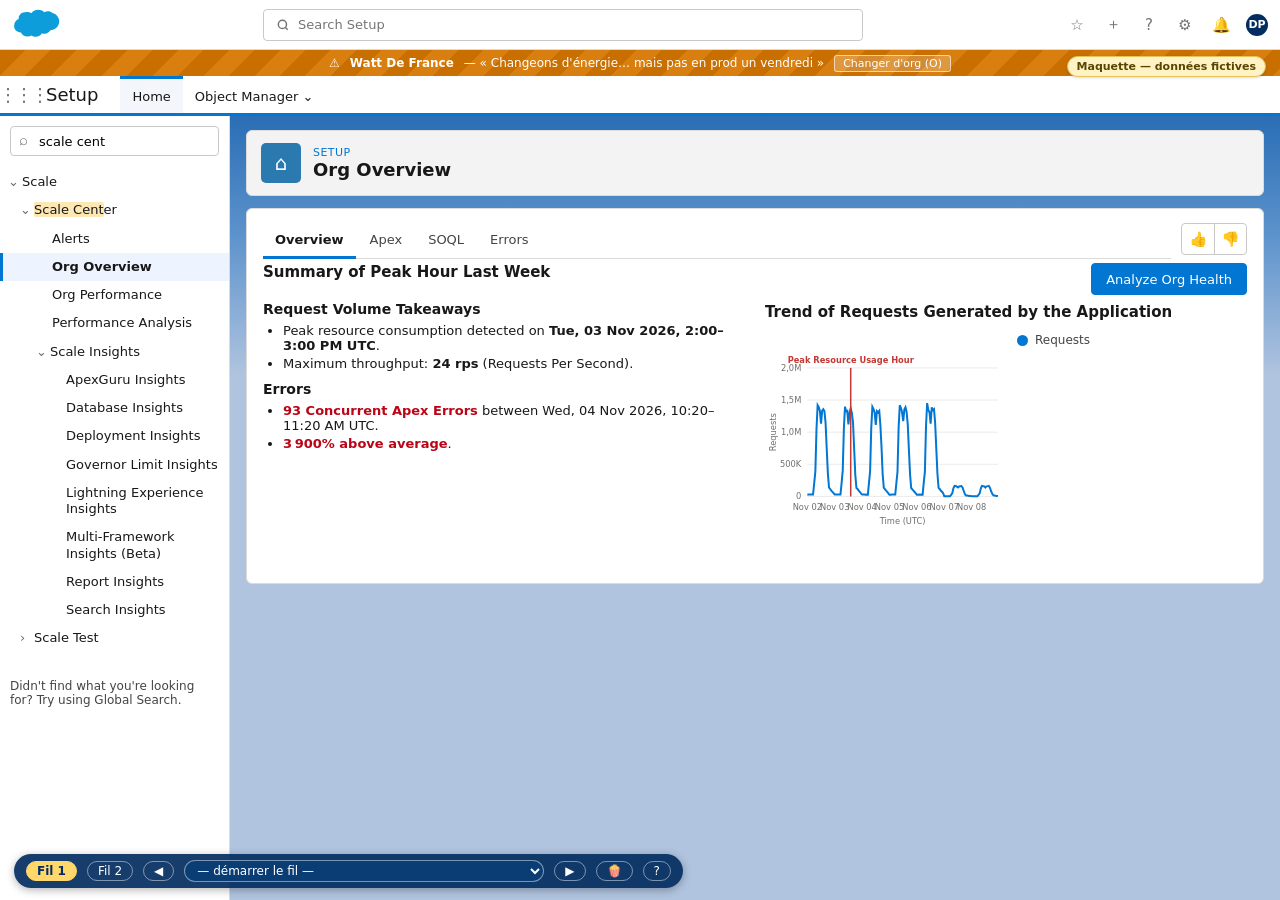
<file: maquette/index.html>
<!doctype html>
<html lang="fr">
<head>
  <meta charset="utf-8">
  <meta name="viewport" content="width=device-width, initial-scale=1">
  <title>Scale Center — maquette (données fictives)</title>
  <link rel="stylesheet" href="css/maquette.css">
  <!-- 100 % hors ligne : aucune ressource externe -->
  <script>/* trace des erreurs JS (vérification automatique) */
    window.__errs = []; window.addEventListener('error', e => { window.__errs.push(e.message + ' @' + (e.filename || '').split('/').pop() + ':' + e.lineno); document.documentElement.setAttribute('data-errors', window.__errs.join(' | ')); });</script>
  <script src="js/vendor/topojson-client.min.js"></script>
  <script src="js/vendor/world-110m.js"></script>
  <script src="js/charts.js"></script>
  <script src="data/common.js"></script>
  <script src="data/wdf.js"></script>
  <script src="data/eng.js"></script>
  <script src="data/reports.js"></script>
  <script src="data/governor-panels.js"></script>
  <script src="data/lex-drill.js"></script>
  <script src="data/steps.js"></script>
  <script src="js/app.js"></script>
  <script src="js/screens/core.js"></script>
  <script src="js/screens/insights.js"></script>
</head>
<body>
  <noscript>Cette maquette nécessite JavaScript.</noscript>
</body>
</html>
</file>
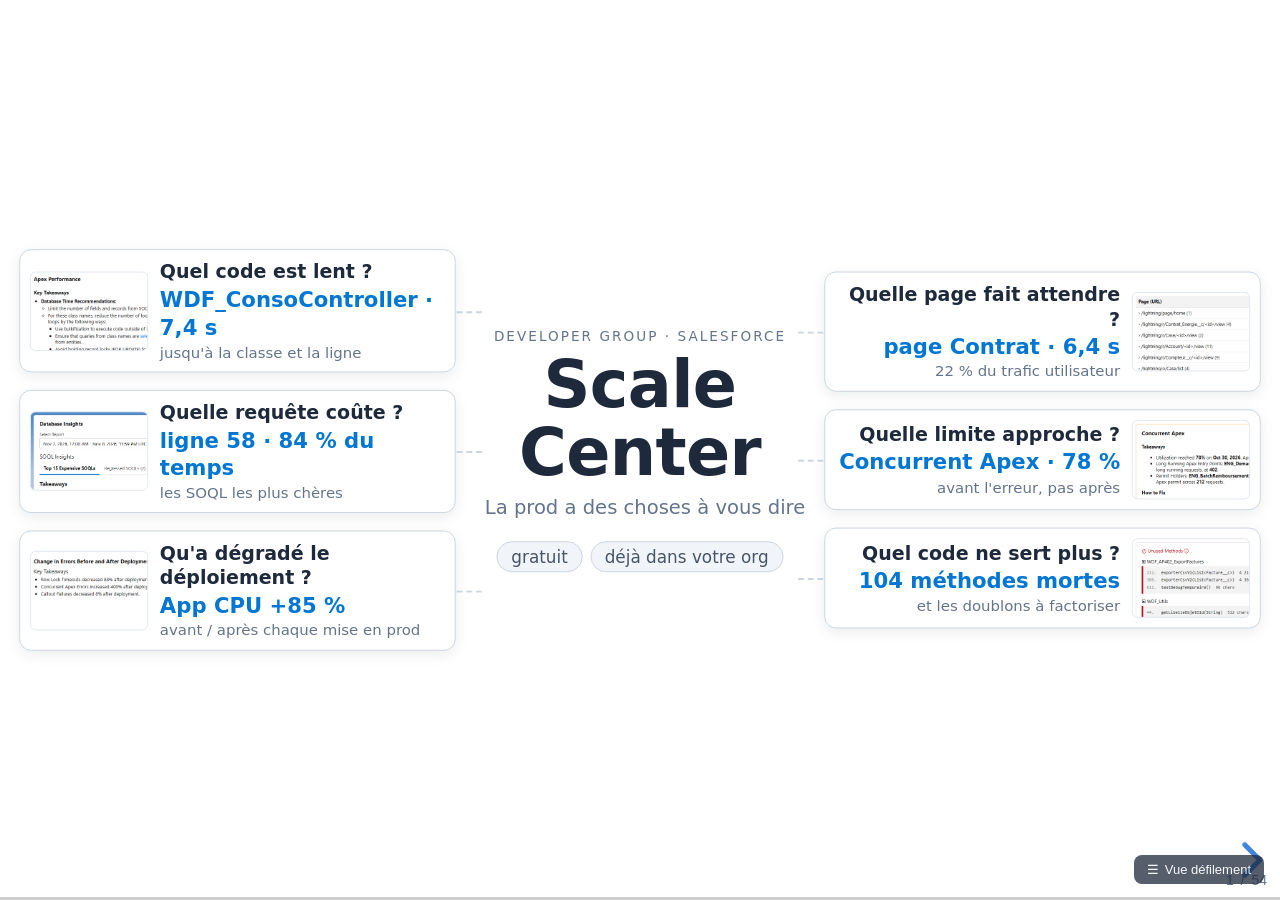
<file: deck/slides.html>
<!doctype html>
<html lang="fr">
<head>
<meta charset="utf-8">
<meta name="viewport" content="width=device-width, initial-scale=1.0">
<title>Scale Center — la prod a des choses à vous dire</title>
<link rel="stylesheet" href="vendor/reveal/reveal.min.css">
<link rel="stylesheet" href="vendor/reveal/theme/white.min.css">
<link rel="stylesheet" href="vendor/reveal/plugin/highlight/monokai.min.css">
<style>
/* ════════════════════════════════════════════════════════════════════════
   reveal-deck — base.css (moteur générique)
   Surcharger dans le deck.css du deck, pas ici.
   Règle d'animation : CSS @keyframes / transitions uniquement,
   état caché = opacity:0 (réserve la hauteur), fill-mode forwards.
   ════════════════════════════════════════════════════════════════════════ */

:root {
  --rd-accent: #D97706;      /* h1, soulignement h2, blockquote */
  --rd-ink: #1E293B;         /* texte fort */
  --rd-muted: #64748B;
  --rd-link: #1D4ED8;
  --rd-font: 'Segoe UI', Arial, sans-serif;
  --rd-mono: 'Consolas', 'Cascadia Code', monospace;
  --rd-tw-step: 28ms;        /* pas de l'effet machine à écrire des popups */
}

/* ── Typographie ─────────────────────────────────────────────────────────── */
.reveal { font-size: 20px; font-family: var(--rd-font); color: var(--rd-ink); }
.reveal h1, .reveal h2, .reveal h3 { text-transform: none; font-family: var(--rd-font); }
.reveal h1 { color: var(--rd-accent); font-size: 1.9em; margin: 0 0 .2em; line-height: 1.2; }
/* display:table = bloc qui épouse sa largeur (soulignement ajusté) sans se mettre
   à côté des listes, que le thème white de Reveal passe en inline-block */
.reveal h2 {
  color: var(--rd-ink); font-size: 1.35em; margin: 0 auto .4em; line-height: 1.2;
  padding-bottom: .15em; border-bottom: 3px solid var(--rd-accent); display: table;
}
.reveal h3 { color: #7C3AED; font-size: 1em; margin: 0 0 .2em; font-weight: 600; }
.reveal p { margin: .2em 0; }
.reveal ul, .reveal ol { margin: .15em 0; padding-left: 1.3em; }
.reveal li { margin: .1em 0; }
.reveal strong { color: #1E40AF; }
.reveal a { color: var(--rd-link); }

.reveal code {
  background: var(--rd-ink); color: #E2E8F0; padding: 2px 7px; border-radius: 4px;
  font-size: .82em; font-family: var(--rd-mono);
}
.reveal pre {
  font-size: .72em; margin: .3em 0; line-height: 1.4; border-radius: 6px;
  overflow: hidden; box-shadow: 0 2px 8px rgba(0,0,0,.18);
}
.reveal pre code { font-size: 1em; padding: .6em .9em; background: #272822; color: #f8f8f2; }

.reveal blockquote {
  border-left: 4px solid var(--rd-accent); background: #FFFBEB; padding: 4px 12px;
  margin: .3em 0; font-style: italic; font-size: .88em; width: auto; box-shadow: none;
}
.reveal table { width: 100%; font-size: .82em; border-collapse: collapse; margin: .3em 0; }
.reveal th { background: var(--rd-link); color: #fff; padding: 4px 8px; }
.reveal td { padding: 3px 8px; border-bottom: 1px solid #E2E8F0; }
.reveal tr:nth-child(even) td { background: #F8FAFC; }
.reveal .slide-number { font-size: 14px; color: var(--rd-muted); background: transparent; }

/* ── Slide « bloc » (titre de partie) : animée à l'arrivée, sans JS ─────── */
.bloc-center {
  display: flex; flex-direction: column; justify-content: center; align-items: center;
  height: 100%; min-height: 60vh; text-align: center;
}
.bloc-num { font-size: .65em; color: var(--rd-muted); text-transform: uppercase; letter-spacing: .2em; margin-bottom: 10px; }
.bloc-center h1 { color: var(--rd-ink); font-size: 2em; margin: .15em 0; }
.bloc-sub { color: var(--rd-muted); font-size: .9em; margin: 0 0 .4em; }
.pills { display: flex; gap: 8px; flex-wrap: wrap; justify-content: center; margin-top: 20px; }
.pill {
  display: inline-block; background: #F1F5F9; border: 1px solid #CBD5E1;
  border-radius: 20px; padding: 5px 16px; font-size: .85em; color: #475569;
}
.bloc-center .bloc-num, .bloc-center h1, .bloc-center .bloc-sub, .bloc-center .pill {
  opacity: 0; transform: translateY(15px);
}
/* section.present = la slide affichée : l'animation repart à chaque arrivée */
section.present .bloc-center .bloc-num { animation: rdRise .5s ease 0s forwards; }
section.present .bloc-center h1        { animation: rdRise .5s ease .2s forwards; }
section.present .bloc-center .bloc-sub { animation: rdRise .5s ease .4s forwards; }
section.present .bloc-center .pill     { animation: rdRise .5s ease calc(.65s + var(--n, 0) * .15s) forwards; }
.pill:nth-child(2) { --n: 1; } .pill:nth-child(3) { --n: 2; } .pill:nth-child(4) { --n: 3; }
.pill:nth-child(5) { --n: 4; } .pill:nth-child(6) { --n: 5; } .pill:nth-child(7) { --n: 6; }

@keyframes rdRise { to { opacity: 1; transform: none; } }
@keyframes rdFade { to { opacity: 1; } }

/* ── Apparition auto à l'arrivée sur la slide (sans clic) ──────────────────
   <div class="rd-in" style="--d:1.2s">…</div>  → apparaît 1,2 s après l'arrivée */
.rd-in { opacity: 0; }
section.present .rd-in { animation: rdRise .45s ease var(--d, 0s) forwards; }

/* ── Cible pilotée par fragment (data-show="id") ───────────────────────── */
.rd-hidden { opacity: 0; transition: opacity .4s ease, transform .4s ease; transform: translateY(8px); }
.rd-hidden.visible { opacity: 1; transform: none; }

/* ── Barré animé (data-strike="id") ────────────────────────────────────── */
.strikeable { position: relative; display: inline-block; transition: color .3s; }
.strikeable::after {
  content: ''; position: absolute; left: 0; top: 52%; height: 2px; width: 0;
  background: currentColor; border-radius: 1px; opacity: .75;
}
.strikeable.struck { color: #94A3B8; }
.strikeable.struck::after { animation: rdStrike .35s ease forwards; }
@keyframes rdStrike { to { width: 100%; } }

/* ── Déclencheurs invisibles (fragments générés par le moteur) ─────────── */
.reveal .rd-trigger {
  display: none !important; position: absolute; pointer-events: none;
  width: 0; height: 0; overflow: hidden;
}

/* ── Indicateur « il reste des fragments sur cette slide » ─────────────── */
#frag-indicator {
  position: fixed; top: 12px; left: 16px; color: #EF4444; font-size: 1.6em; font-weight: 900;
  z-index: 1000; opacity: 0; transition: opacity .25s; pointer-events: none; line-height: 1; user-select: none;
}
.reveal:has(.present .fragment:not(.visible)) #frag-indicator { opacity: 1; }

/* ── Popups ────────────────────────────────────────────────────────────── */
.popup-overlay {
  --pop-bg: #FEF3C7; --pop-border: #D97706; --pop-ink: #92400E; --pop-code: #FED7AA;
  position: fixed; z-index: 999; max-width: 360px;
  background: var(--pop-bg); border: 2px solid var(--pop-border); color: var(--pop-ink);
  border-radius: 10px; padding: 14px 34px 14px 22px; font-size: 21px; line-height: 1.7;
  font-family: var(--rd-font); box-shadow: 0 4px 16px rgba(0,0,0,.18);
  /* caché sans display:none → la transition de sortie se joue, pas de timer */
  visibility: hidden; opacity: 0; transform: translateX(30px);
  transition: opacity .35s ease, transform .35s ease, visibility 0s linear .35s;
}
.popup-overlay.popup-visible {
  visibility: visible; opacity: 1; transform: none;
  transition: opacity .35s ease, transform .35s ease, visibility 0s;
}
.popup--top-right    { top: 24px;    right: 32px; }
.popup--top-left     { top: 24px;    left: 32px;  transform: translateX(-30px); }
.popup--bottom-right { bottom: 24px; right: 32px; }
.popup--bottom-left  { bottom: 24px; left: 32px;  transform: translateX(-30px); }
.popup--italic { font-style: italic; }

/* Thèmes — cf. conventions couleurs : info / warn / tip / good (+ dark) */
.popup--info { --pop-bg: #EFF6FF; --pop-border: #1D4ED8; --pop-ink: #1E3A8A; --pop-code: #DBEAFE; }
.popup--warn { --pop-bg: #FFF7ED; --pop-border: #EA580C; --pop-ink: #7C2D12; --pop-code: #FED7AA; }
.popup--tip  { --pop-bg: #FEF3C7; --pop-border: #D97706; --pop-ink: #92400E; --pop-code: #FDE68A; }
.popup--good { --pop-bg: #F0FDF4; --pop-border: #16A34A; --pop-ink: #14532D; --pop-code: #DCFCE7; }
.popup--dark {
  --pop-bg: #0D1117; --pop-border: #238636; --pop-ink: #39D353; --pop-code: #161B22;
  font-family: var(--rd-mono); font-size: 15px; line-height: 1.9;
  box-shadow: 0 4px 24px rgba(35,134,54,.35);
}

.popup-overlay code {
  background: var(--pop-code); color: inherit; padding: 2px 6px; border-radius: 4px;
  font-size: .92em; font-family: var(--rd-mono);
}
.popup-overlay code.block { display: block; margin: 3px 0; font-size: .85em; }
.popup-overlay code.block.green { background: #DCFCE7; }
.popup-overlay strong { color: inherit; }

.popup-close {
  position: absolute; top: 6px; right: 8px; background: none; border: none; cursor: pointer;
  font-size: 22px; color: var(--pop-ink); opacity: .5; line-height: 1;
}
.popup-close:hover { opacity: 1; }

.popup-more-hint { font-size: .72em; opacity: .55; display: block; margin-top: 5px; }
.popup-overlay.expanded .popup-more-hint { display: none; }
.popup-body { display: none; margin-top: 10px; }
.popup-overlay.expanded .popup-body { display: block; }
/* machine à écrire : délai par mot calculé à partir de --i (posé au build) */
.popup-body .tw { opacity: 0; }
.popup-overlay.expanded .popup-body .tw {
  animation: rdFade .05s linear calc(var(--i) * var(--rd-tw-step)) forwards;
}

/* ── Bouton vue défilement / présentation ─────────────────────────────── */
#view-toggle {
  position: fixed; bottom: 16px; right: 16px; z-index: 9999;
  background: var(--rd-ink); color: #F1F5F9; border: none; border-radius: 8px;
  padding: 7px 13px; font-size: 13px; font-family: var(--rd-font); cursor: pointer;
  opacity: .75; transition: opacity .2s; display: flex; align-items: center; gap: 6px;
}
#view-toggle:hover { opacity: 1; }

/* ── Motifs visuels (v-*) ──────────────────────────────────────────────────
   Un motif par FORME d'idée (voir SKILL.md « Visuel par défaut »,
   extraits dans reference/techniques.md §13). Révéler au clic en ajoutant
   class="fragment" sur les morceaux, dans l'ordre du raisonnement.        */
:root {
  --rd-soft: #EFF4FB;  --rd-line: #2D5FA6;  --rd-core: #16325C;
  --rd-ok: #1F7A4D;    --rd-ok-soft: #E3F3E8;
  --rd-warn: #B86A00;  --rd-warn-soft: #FFE6A8;
  --rd-ko: #A33A3A;    --rd-ko-soft: #FBE9E9;
}
.reveal .v-box { background: var(--rd-soft); border: 2px solid var(--rd-line); border-radius: 12px;
  padding: .5em .7em; text-align: center; font-size: .9em; line-height: 1.3; }
.reveal .v-box small, .reveal .v-sub { display: block; color: var(--rd-muted); font-size: .78em; font-style: italic; margin-top: .2em; }
.reveal .v-key  { background: var(--rd-warn-soft); border-color: var(--rd-warn); }
.reveal .v-ok   { background: var(--rd-ok-soft);   border-color: var(--rd-ok); color: var(--rd-ok); font-weight: 700; }
.reveal .v-ko   { background: var(--rd-ko-soft);   border-color: var(--rd-ko); }
.reveal .v-arrow { color: var(--rd-line); font-size: 1.6em; font-weight: 700; line-height: 1; align-self: center; text-align: center; }
.reveal .v-caption { text-align: center; color: var(--rd-muted); font-size: .85em; margin-top: .8em; }
.reveal .v-caption b, .reveal .v-caption strong { color: var(--rd-ink); }

/* Flux : étapes, cause → effet */
.reveal .v-flow { display: flex; align-items: stretch; gap: .5em; justify-content: center; }
.reveal .v-flow > .v-box { flex: 1; display: flex; flex-direction: column; justify-content: center; }
.reveal .v-flow.vertical { flex-direction: column; align-items: center; }
.reveal .v-flow.vertical > .v-box { width: 70%; }

/* Duel : opposition / écart, puis issue */
.reveal .v-duel { display: grid; grid-template-columns: 1fr auto 1fr; align-items: center; gap: .6em; }
.reveal .v-vs { font-size: 2em; font-weight: 800; color: var(--rd-ko); }
.reveal .v-options { display: flex; gap: .6em; justify-content: center; flex-wrap: wrap; }
.reveal .v-options > * { background: var(--rd-warn-soft); border: 2px dashed var(--rd-warn); border-radius: 999px;
  padding: .2em .8em; font-size: .85em; }

/* Jauges : quantité, niveau, minimum */
.reveal .v-meters { display: flex; flex-direction: column; gap: .5em; }
.reveal .v-meter { display: grid; grid-template-columns: 9em 1fr 6em; align-items: center; gap: .7em; font-size: .9em; }
.reveal .v-meter b { color: var(--rd-core); }
.reveal .v-bar { height: .7em; background: #D8DEE8; border-radius: 999px; overflow: hidden; }
.reveal .v-bar::after { content: ""; display: block; height: 100%; width: var(--v, 50%); background: var(--rd-line); }
.reveal .v-meter.result { background: var(--rd-warn-soft); border: 2px solid var(--rd-warn); border-radius: 10px; padding: .3em .5em; }
.reveal .v-meter.result .v-bar::after { background: var(--rd-warn); }
/* Couleur = sens, identique dans tout le deck : vert = un fait, orange = à confirmer / probable,
   gris = faible. « Variable » (ça dépend) n'est PAS « faible » : barre pleine hachurée, pas courte. */
.reveal .v-bar.ok::after  { background: var(--rd-ok); }
.reveal .v-bar.mid::after { background: var(--rd-warn); }
.reveal .v-bar.low::after { background: var(--rd-muted); }
.reveal .v-bar.var::after { width: 100%; background: repeating-linear-gradient(-45deg, var(--rd-muted) 0 8px, transparent 8px 16px); }

/* Frise : étapes dans le temps — chaque point porte son libellé */
.reveal .v-timeline { display: grid; grid-auto-flow: column; grid-auto-columns: 1fr; position: relative; width: 100%; }
.reveal .v-timeline::before { content: ""; position: absolute; left: 8%; right: 8%; top: 1.1em; height: 4px; background: #D8DEE8; }
.reveal .v-stop { display: flex; flex-direction: column; align-items: center; gap: .2em; position: relative; }
.reveal .v-dot { width: 2.2em; height: 2.2em; border-radius: 50%; background: #fff; border: 3px solid #D8DEE8;
  display: flex; align-items: center; justify-content: center; font-weight: 700; color: var(--rd-muted); }
.reveal .v-stop small { font-size: .7em; color: var(--rd-muted); text-align: center; line-height: 1.2; max-width: 9em; }
.reveal .v-stop.ok .v-dot  { border-color: var(--rd-ok);   background: var(--rd-ok-soft);   color: var(--rd-ok); }
.reveal .v-stop.key .v-dot { border-color: var(--rd-warn); background: var(--rd-warn-soft); color: var(--rd-warn); }

/* Tâches et responsables : la case « qui ? » vide rend visible un manque de porteur */
.reveal .v-tasks { border: 2px solid var(--rd-line); border-radius: 12px; overflow: hidden; background: #fff; width: 100%; }
.reveal .v-tasks-head { display: flex; justify-content: space-between; background: var(--rd-soft); padding: .3em .8em;
  font-size: .7em; font-weight: 700; text-transform: uppercase; letter-spacing: .05em; color: var(--rd-line); }
.reveal .v-task { display: grid; grid-template-columns: 1.6em 1fr auto; gap: .6em; align-items: center; padding: .45em .8em;
  border-top: 1px solid #D8DEE8; font-size: .85em; text-align: left; }
.reveal .v-owner { border: 2px solid var(--rd-ok); color: var(--rd-ok); border-radius: 999px; padding: .1em .6em; font-weight: 700; white-space: nowrap; }
.reveal .v-owner.empty { border-style: dashed; border-color: var(--rd-ko); color: var(--rd-ko); }

/* Porte : critères de passage d'une étape à la suivante (go / no-go) */
.reveal .v-gate { display: grid; grid-template-columns: 1.5fr 5em 1fr; gap: .7em; align-items: stretch; width: 100%; }
.reveal .v-gate-side { display: flex; flex-direction: column; gap: .4em; border: 2px solid var(--rd-ok); border-radius: 14px; padding: .6em .7em; background: #fff; }
.reveal .v-gate-side.next { border-color: var(--rd-line); border-style: dashed; justify-content: center; }
.reveal .v-gate-door { display: flex; flex-direction: column; align-items: center; justify-content: center;
  border-left: 5px solid var(--rd-core); border-right: 5px solid var(--rd-core); color: var(--rd-ok); font-weight: 700; font-size: .8em; }

/* Iceberg : ce qu'on voit / ce qu'on ne voit pas */
.reveal .v-ice { display: flex; flex-direction: column; width: 100%; }
.reveal .v-ice-sky { position: relative; display: flex; justify-content: center; }
.reveal .v-ice-water { position: relative; display: flex; justify-content: center; background: rgba(45,95,166,.13);
  border-top: 3px dashed var(--rd-line); border-radius: 0 0 14px 14px; padding-bottom: .5em; }
.reveal .v-ice-label { position: absolute; left: .6em; top: .4em; max-width: 7em; line-height: 1.2; font-size: .7em;
  font-weight: 700; text-transform: uppercase; letter-spacing: .06em; color: var(--rd-line); text-align: left; }
.reveal .v-ice-tipwrap { width: 38%; filter: drop-shadow(0 0 1px var(--rd-line)) drop-shadow(0 0 1px var(--rd-line)); }
.reveal .v-ice-tip { background: var(--rd-soft); clip-path: polygon(24% 0, 76% 0, 100% 100%, 0 100%);
  padding: 1em 2em .6em; display: flex; flex-direction: column; align-items: center; font-weight: 700; color: var(--rd-core); font-size: .9em; }
.reveal .v-ice-mass { width: 76%; background: #fff; clip-path: polygon(0 0, 100% 0, 92% 100%, 8% 100%);
  padding: .6em 4em 1em; display: flex; flex-direction: column; gap: .35em; text-align: left; font-size: .85em; }
.reveal .v-ice-mass small { display: block; color: var(--rd-muted); font-size: .8em; }

/* Idée reçue → réalité */
.reveal .v-myths { display: grid; grid-template-columns: repeat(2, 1fr); gap: .7em; }
.reveal .v-myth { background: var(--rd-ok-soft); border: 1px solid #C9E4D2; border-radius: 12px; padding: .5em .8em; text-align: left; }
.reveal .v-belief { color: var(--rd-ko); text-decoration: line-through; font-size: .8em; }
.reveal .v-belief::before { content: "✗ "; text-decoration: none; display: inline-block; }
.reveal .v-reality { color: var(--rd-ink); font-size: .9em; margin-top: .2em; }

/* Étages : couches, hiérarchie (écrire du haut vers le bas) */
.reveal .v-stack { display: flex; flex-direction: column; gap: .35em; align-items: center; }
.reveal .v-stack > .v-box { width: 100%; display: grid; grid-template-columns: 1fr 2fr; text-align: left; align-items: center; }
.reveal .v-stack > .v-box:nth-child(2) { width: 90%; }
.reveal .v-stack > .v-box:nth-child(3) { width: 80%; }
.reveal .v-stack > .v-box:nth-child(4) { width: 70%; }

/* Entonnoir : plusieurs entrées, un même traitement */
.reveal .v-funnel { display: grid; grid-template-columns: 1.4fr auto auto auto 1fr; align-items: center; gap: .6em; }
.reveal .v-inputs { display: flex; flex-direction: column; gap: .4em; }
.reveal .v-core { background: var(--rd-core); color: #fff; font-weight: 800; letter-spacing: .06em; border-radius: 14px;
  padding: 1.2em .9em; box-shadow: 0 0 0 6px var(--rd-soft); text-align: center; }

/* Panneaux : deux idées démontrées côte à côte */
.reveal .v-panels { display: grid; grid-template-columns: repeat(2, 1fr); gap: .9em; text-align: left; }
.reveal .v-panel { background: var(--rd-soft); border: 2px solid var(--rd-line); border-radius: 14px; padding: .7em .9em;
  display: flex; flex-direction: column; gap: .45em; }
.reveal .v-panel h3 { margin: 0 0 .2em; font-size: 1.05em; color: var(--rd-core); }

/* Cartes : seulement pour des éléments vraiment indépendants */
.reveal .v-cards { display: grid; grid-template-columns: repeat(auto-fit, minmax(10em, 1fr)); gap: .7em; text-align: left; }
.reveal .v-card { background: var(--rd-soft); border-top: 5px solid var(--rd-line); border-radius: 12px; padding: .6em .8em; font-size: .85em; }
.reveal .v-card .v-icon { font-size: 1.6em; display: block; }
.reveal .v-card strong:first-of-type { display: block; color: var(--rd-core); font-size: 1.1em; margin: .2em 0; }

/* ── Sommaire en vignettes texte (touche O) ─────────────────────────────── */
#rd-sommaire { position: fixed; inset: 0; z-index: 9000; display: none; overflow: auto; padding: 24px;
  background: #F1F4F8; grid-template-columns: repeat(auto-fill, minmax(260px, 1fr)); gap: 14px; align-content: start; }
#rd-sommaire.open { display: grid; }
.rd-thumb { background: #fff; border: 2px solid #D8DEE8; border-radius: 10px; padding: 12px 14px; min-height: 88px;
  text-align: left; font: 15px/1.3 var(--rd-font); color: var(--rd-ink); cursor: pointer; }
.rd-thumb:hover { border-color: var(--rd-link); }
.rd-thumb.current { border-color: var(--rd-accent); box-shadow: 0 0 0 3px rgba(217,119,6,.18); }
.rd-thumb b { display: block; color: var(--rd-link); font-size: 13px; margin-bottom: 4px; }

@media (prefers-reduced-motion: reduce) {
  .popup-overlay, .rd-hidden { transition: none; }
  section.present .rd-in, section.present .bloc-center *,
  .popup-overlay.expanded .popup-body .tw { animation-duration: .01s; animation-delay: 0s; }
}

/* ── deck.css ── */
/* Deck « Scale Center » — habillage SLDS, 100 % hors ligne (polices système) */
:root {
  --rd-accent: #0176d3;
  --sc-navy: #032d60;
  --sc-blue: #0176d3;
  --sc-sky: #eef4ff;
  --sc-red: #ba0517;
  --sc-green: #2e844a;
  --sc-orange: #dd7a01;
  --rd-tw-step: 26ms;
}
.reveal { font-size: 28px; font-family: "Segoe UI", "Salesforce Sans", system-ui, Arial, sans-serif; color: #181818; }
.reveal h1, .reveal h2, .reveal h3 { font-family: inherit; color: var(--sc-navy); text-transform: none; letter-spacing: -.01em; }
.reveal h2 { font-size: 1.55em; margin-bottom: .45em; }
.reveal .slides section { text-align: left; }
.reveal .slides section .bloc-center { text-align: center; }
.reveal code { font-family: Consolas, "Cascadia Mono", monospace; }
.reveal .kicker { font-size: .5em; font-weight: 700; letter-spacing: .12em; text-transform: uppercase; color: var(--sc-blue); margin: 0 0 .2em; }
.reveal .lead { font-size: .8em; color: #3e3e3c; margin-top: -.2em; }
.reveal .src { position: absolute; bottom: -2.2em; left: 0; font-size: .4em; color: #706e6b; }
.reveal .big { font-size: 2.6em; font-weight: 800; color: var(--sc-navy); line-height: 1; }
.reveal .bad { color: var(--sc-red); font-weight: 700; }
.reveal .good { color: var(--sc-green); font-weight: 700; }
.reveal .muted { color: #706e6b; }

/* Bouton « Démo » vers la maquette */
.reveal a.demo {
  position: absolute; right: 0; bottom: -2em; font-size: .5em; font-weight: 700;
  background: var(--sc-navy); color: #ffd76a !important; border-radius: 999px; padding: .35em .95em;
  text-decoration: none; box-shadow: 0 2px 8px rgba(0,0,0,.25);
}
.reveal a.demo:hover { background: var(--sc-blue); color: #fff !important; }
.reveal a.demo.inline { position: static; display: inline-block; margin: .3em .3em 0 0; }

/* Carte d'identité d'org */
.reveal .org-card { display: grid; grid-template-columns: auto 1fr; gap: .25em 1em; font-size: .7em; background: var(--sc-sky); border-left: 6px solid var(--sc-blue); border-radius: 8px; padding: .8em 1.1em; margin: .6em auto 0; max-width: 820px; text-align: left; }
.reveal .org-card b { color: var(--sc-navy); }

/* Tableaux */
.reveal table.sc { font-size: .66em; border-collapse: collapse; width: 100%; margin: .4em 0; }
.reveal table.sc th { background: #f3f3f3; color: var(--sc-navy); text-align: left; padding: .45em .6em; border-bottom: 2px solid #dddbda; }
.reveal table.sc td { padding: .42em .6em; border-bottom: 1px solid #ececec; vertical-align: top; }
.reveal table.sc td.yes { color: var(--sc-green); font-weight: 700; }
.reveal table.sc td.no { color: var(--sc-red); }

/* Code avant / après */
.reveal .code-duo { display: grid; grid-template-columns: 1fr 1fr; gap: .6em; font-size: .5em; }
.reveal .code-duo pre { margin: 0; width: 100%; box-shadow: none; font-size: 1em; line-height: 1.45; background: #f3f3f3; border-left: 5px solid var(--sc-red); padding: .6em .8em; white-space: pre; overflow: hidden; }
.reveal .code-duo pre.fix { border-left-color: var(--sc-green); }
.reveal .code-duo .lbl { font-size: 1.1em; margin-bottom: .2em; }

/* Duel inversé (slide Query Plan) */
.reveal .qp { font-size: .8em; text-align: left; }
.reveal .qp .v-box { min-height: 7.5em; }
.reveal .trophy { font-size: 2.2em; text-align: center; margin-top: .2em; }

/* Row lock : blocker / waiters */
.reveal .lock { font-size: .78em; display: grid; grid-template-columns: 1fr auto 1fr; gap: .4em 1em; align-items: center; }
.reveal .lock .rec { grid-row: span 4; background: #fef1ee; border: 3px solid var(--sc-red); border-radius: 10px; padding: .8em; text-align: center; font-weight: 700; }
.reveal .lock .who { background: #f3f3f3; border-radius: 8px; padding: .45em .7em; }
.reveal .lock .who.blocker { background: #fff3c4; border: 2px solid var(--sc-orange); }

/* Petite grille d'écrans (tour des Insights) */
.reveal .v-cards { font-size: .82em; }
.reveal .placeholder { border: 3px dashed #c9c9c9; border-radius: 12px; padding: 1em; color: #706e6b; font-size: .8em; text-align: center; }

/* lisibilité projecteur : légendes de cases un peu plus grandes */
.reveal .v-box small { font-size: .82em; }
.reveal .kicker { font-size: .48em; }

/* ajustements après captures */
.reveal .v-myths.solo { grid-template-columns: 1fr; }
.reveal .v-panel .v-meter { grid-template-columns: 5em 1fr 4em; }
.reveal .qp .v-box small { font-size: 1em; font-style: normal; color: #3e3e3c; line-height: 1.45; }
.reveal a.demo.inline { font-size: .55em; }

/* ===== Captures annotées (partie 1 « la visite » et partie 2 « les enquêtes ») ===== */
.reveal .crumb { position: absolute; top: -1.6em; right: 0; font-size: .44em; color: #3e3e3c; background: #f3f3f3; border: 1px solid #dddbda; border-radius: 999px; padding: .3em .9em; }
.reveal .crumb b { color: var(--sc-blue); }
.reveal .tour { display: grid; grid-template-columns: 1.85fr 1fr; gap: .7em; align-items: start; margin-top: .2em; }
.reveal .tour.wide { grid-template-columns: 2.4fr 1fr; }
.reveal .shots { display: flex; flex-direction: column; gap: .35em; align-items: flex-start; }
.reveal .shots.row { flex-direction: row; align-items: flex-start; }
.reveal .shot { position: relative; display: inline-block; line-height: 0; border: 1px solid #c9c9c9; border-radius: 6px; box-shadow: 0 3px 12px rgba(0,0,0,.18); background: #fff; }
.reveal .shot img { display: block; margin: 0; max-width: 100%; max-height: var(--mh, 500px); border-radius: 6px; }
.reveal .shot .mk { position: absolute; border: 3px solid #ff8a00; border-radius: 6px; box-shadow: 0 0 0 2px rgba(255,255,255,.85), 0 0 14px rgba(255,138,0,.55); background: rgba(255,200,0,.08); pointer-events: none; }
.reveal .shot .mk::before { content: attr(data-n); position: absolute; left: -.75em; top: -.75em; width: 1.5em; height: 1.5em; line-height: 1.5em; text-align: center; border-radius: 50%; background: #ff8a00; color: #fff; font-weight: 800; font-size: 14px; box-shadow: 0 1px 4px rgba(0,0,0,.35); }
.reveal ol.legend { list-style: none; margin: 0; padding: 0; font-size: .58em; line-height: 1.35; }
.reveal ol.legend li { display: grid; grid-template-columns: 1.6em 1fr; gap: .45em; margin: 0 0 .65em; }
.reveal ol.legend li > b:first-child { width: 1.5em; height: 1.5em; line-height: 1.5em; text-align: center; border-radius: 50%; background: #ff8a00; color: #fff; font-size: .9em; }
.reveal ol.legend li.key { background: #fff3c4; border-radius: 8px; padding: .3em .4em; margin-left: -.4em; }
.reveal .what { font-size: .62em; color: #3e3e3c; margin: -.3em 0 .5em; }
.reveal .what b { color: var(--sc-navy); }

/* Frise du processus d'analyse (partie 2) */
.reveal .process { display: flex; gap: .3em; align-items: center; font-size: .46em; margin: -.2em 0 .5em; flex-wrap: wrap; }
.reveal .process span { padding: .25em .8em; border-radius: 999px; background: #f3f3f3; color: #706e6b; border: 1px solid #dddbda; }
.reveal .process span.done { background: #eef4ff; color: var(--sc-blue); border-color: #b8d4f5; }
.reveal .process span.on { background: var(--sc-navy); color: #ffd76a; border-color: var(--sc-navy); font-weight: 700; }
.reveal .process i { color: #c9c9c9; font-style: normal; }
.reveal .qa { font-size: .62em; }
.reveal .qa .q { color: #706e6b; font-style: italic; margin-bottom: .3em; }
.reveal .qa .a { font-weight: 700; color: var(--sc-navy); margin-bottom: .6em; }

/* 16:9 (1280×720) : les captures prennent la place disponible */
.reveal h2 { margin-bottom: .25em; }
.reveal .what { margin: -.2em 0 .35em; }
.reveal .tour { grid-template-columns: minmax(0, 1fr) 320px; gap: .8em; }
.reveal .tour.wide { grid-template-columns: minmax(0, 1fr) 300px; }
.reveal .shots { width: 100%; }
.reveal .shot img { max-height: min(calc(var(--mh, 500px) * 1.12), 540px); }

/* Correction manuscrite dans un titre (« Une minute » barré → « 2 secondes ! ») */
.reveal .fix-wrap { position: relative; display: inline-block; }
.reveal .fix-note { position: absolute; left: 50%; top: -1.05em; transform: translateX(-50%) rotate(-5deg); white-space: nowrap;
  font-family: "Segoe Print", "Comic Sans MS", cursive; color: #ba0517; font-size: .6em; font-weight: 700; }
.reveal .fix-note.visible { transform: translateX(-50%) rotate(-5deg); }
.reveal .fix-note small { font-size: .7em; color: #706e6b; }

/* « View Details » en surimpression sur la slide */
.reveal .zoom { position: absolute; left: 4%; right: 4%; top: 3.2em; z-index: 20; background: #fff; border: 2px solid var(--sc-blue);
  border-radius: 12px; padding: .5em .7em .7em; box-shadow: 0 18px 50px rgba(3,45,96,.45); transform: scale(.85); text-align: center; }
.reveal .zoom.visible { transform: none; transition: opacity .35s ease, transform .35s cubic-bezier(.2,1.3,.4,1); }
.reveal .zoom.gone { display: none; }
.reveal .zoom-head { font-size: .55em; text-align: left; color: #3e3e3c; margin-bottom: .35em; }
.reveal .zoom .shot img { max-height: 470px; }

/* légende dans les surimpressions View Details */
.reveal .zoom { left: 2%; right: 2%; }
.reveal .zoom-body { display: grid; grid-template-columns: minmax(0, 1fr) 270px; gap: .7em; align-items: start; text-align: left; }
.reveal .zoom-body .shot img { max-height: 470px; }
.reveal .zoom-body ol.legend { margin-top: .3em; }

/* capture superposée au clic (même cadrage, cf. box_from) */
.reveal .shot img.over { position: absolute; left: 0; top: 0; width: 100%; height: 100%; max-height: none; }

/* capture secondaire qui se pose par-dessus la première au clic */
.reveal .shots { position: relative; }
.reveal .shot.pop { position: absolute; left: 4%; top: 12%; z-index: 12; border: 2px solid var(--sc-blue); box-shadow: 0 16px 44px rgba(3,45,96,.45); }
.reveal .shot.pop ~ .shot.pop { left: 8%; top: 22%; }
.reveal .shot.pop { max-width: 92%; }

/* 16:9 : cartes sur 3 colonnes (6 cartes = 2 rangées propres) */
.reveal .v-cards { grid-template-columns: repeat(3, 1fr); }

/* bulle propre à une slide (ordre de clic maîtrisé), même look qu'une popup « warn » */
.reveal .note-pop { position: absolute; right: 0; bottom: 1em; width: 34%; z-index: 15; font-size: .52em; line-height: 1.5; text-align: left;
  background: #fff4e5; color: #7a3b00; border: 2px solid #dd7a01; border-radius: 10px; padding: .8em 1em; box-shadow: 0 10px 28px rgba(0,0,0,.25); }
.reveal .note-pop.gone { display: none; }

/* Ring de boxe : le senior met K.O. l'IA */
.reveal .ring { position: absolute; left: 3%; right: 3%; top: 3.4em; height: 13.5em; z-index: 20; display: grid; grid-template-columns: 1fr auto 1fr; gap: 1em; align-items: center;
  background: radial-gradient(ellipse at center, #fff8e1 0%, #fde3a7 70%); border: 6px solid #b71c1c; border-radius: 14px; padding: 1em 1.4em; box-shadow: 0 18px 50px rgba(0,0,0,.4);
  outline: 3px solid #fff; outline-offset: -14px; }
.reveal .ring .corner { text-align: center; font-size: .7em; }
.reveal .ring .corner b { display: block; font-size: 1.5em; }
.reveal .ring .corner small { display: block; color: #706e6b; }
.reveal .ring .boxer { font-size: 3.2em; line-height: 1.1; }
.reveal .ring .red b { color: #b71c1c; } .reveal .ring .blue b { color: #0b5cab; }
.reveal .ring .punch { margin-top: .5em; background: #fff; border-radius: 8px; padding: .4em .6em; font-size: .9em; box-shadow: 0 2px 6px rgba(0,0,0,.15); }
.reveal .ring .vs { font-size: 2.6em; }
.reveal .ring .ko { position: absolute; left: 30%; top: 6%; font-size: 2.6em; font-weight: 900; color: #b71c1c; border: 8px solid #b71c1c; border-radius: 12px; padding: 0 .3em;
  transform: rotate(-14deg) scale(2.4); opacity: 0; letter-spacing: .05em; background: rgba(255,255,255,.75); }
.reveal .ring .ko.visible { animation: koStamp .45s cubic-bezier(.2,1.5,.4,1) forwards; }
@keyframes koStamp { 0% { transform: rotate(-14deg) scale(2.4); opacity: 0; } 100% { transform: rotate(-14deg) scale(1); opacity: 1; } }
.reveal .ring.visible .red .boxer { transition: transform .4s; }
.reveal .ring:has(.ko.visible) .red .boxer { transform: rotate(-80deg) translateY(.2em); filter: grayscale(1); }
.reveal .ring .ko-sub { position: absolute; left: 0; right: 0; bottom: .5em; text-align: center; font-size: .55em; font-style: italic; color: #5a3e00; }

.reveal .ring.gone { display: none; }

.reveal .ring.ring-intro { opacity: 1; }
.reveal .ring.ring-intro.gone { display: none; }

.reveal .note-pop.papy { z-index: 26; bottom: 2.2em; right: 4%; width: 36%; background: #fffbe6; color: #3e2c00; border-color: #f4b400; }
.reveal .note-pop.papy { right: auto; left: 50%; transform: translateX(-50%); bottom: 2.4em; width: 56%; font-size: .48em; padding: .5em .9em; }
.reveal .note-pop.papy br + br { display: none; }
.reveal .note-pop.papy { bottom: .2em; }
.reveal .note-pop.ept { width: 36%; bottom: .6em; background: #eef4ff; color: #032d60; border-color: #0176d3; font-size: .48em; }

/* la bulle EPT s'agrandit quand les explications arrivent */
.reveal #n-ept-more.rd-hidden { max-height: 0; overflow: hidden; transform: none; transition: max-height .6s ease, opacity .5s ease .15s; }
.reveal #n-ept-more.rd-hidden.visible { max-height: 22em; }
.reveal .note-pop.ept { width: 47%; bottom: .2em; }
.reveal .note-pop.ept { right: auto; bottom: auto; left: .5%; top: 4.3em; width: 64%; font-size: .44em; padding: .55em .9em; }
.reveal .note-pop.ept { top: 9.8em; }
.reveal .zoom .note-pop.pe { right: 1em; bottom: 1em; width: 30%; z-index: 30; }
.reveal .zoom-body .shots { display: flex; flex-direction: column; }
#t-2s::before { content: "2 secondes ! "; }
#t-2s::after { content: "(merci qui ?)"; font-size: .7em; color: #706e6b; }

/* ── Slide d'intro : titre au centre, 6 infos clés en orbite ───────────── */
.intro { display: grid; grid-template-columns: minmax(0,1fr) 320px minmax(0,1fr); gap: 30px; align-items: center; height: 640px; }
.it-col { display: flex; flex-direction: column; gap: 18px; }
.it-center { text-align: center; }
.it-center .bloc-num { margin-bottom: 6px; font-size: .5em; white-space: nowrap; letter-spacing: .15em; }
.it-center h1 { font-size: 2.4em; color: var(--rd-ink); margin: 0 0 .1em; line-height: 1.05; }
.it-sub { color: var(--rd-muted); font-size: .72em; white-space: nowrap; margin: 0; }
.it-pills { display: flex; gap: 8px; justify-content: center; margin-top: 22px; }
.it-pills span { background: #F1F5F9; border: 1px solid #CBD5E1; border-radius: 20px; padding: 4px 14px; font-size: .62em; color: #475569; white-space: nowrap; }
.it-tile { position: relative; display: flex; gap: 12px; align-items: center; background: #fff; border: 1px solid #CBD5E1;
  border-radius: 12px; padding: 10px; box-shadow: 0 4px 14px rgba(15,23,42,.08); text-align: left; }
.it-r { flex-direction: row-reverse; text-align: right; }
.it-tile::after { content: ""; position: absolute; top: 50%; width: 26px; border-top: 2px dashed #CBD5E1; }
.it-l::after { right: -28px; } .it-r::after { left: -28px; }
.it-cap { flex: 0 0 120px; height: 80px; border-radius: 6px; border: 1px solid #E2E8F0; background-size: 420px auto; background-repeat: no-repeat; }
.it-txt { display: flex; flex-direction: column; gap: 2px; min-width: 0; }
.it-txt b { font-size: .7em; color: var(--rd-ink); }
.it-fig { font-size: .78em; font-weight: 700; color: var(--rd-accent); }
.it-txt small { font-size: .55em; color: var(--rd-muted); }

/* Slide « Le problème » : la plainte utilisateur, point de départ */
.pb-quote { display: table; margin: 0 auto 22px; background: #FFF7ED; border: 2px solid #FDBA74; border-radius: 18px 18px 18px 4px;
  padding: 10px 24px; font-size: 1.15em; font-style: italic; color: #9A3412; }

/* Slide « L'idée reçue » : chaque croyance est barrée au clic, la réalité arrive à côté */
.gm { display: flex; flex-direction: column; gap: 16px; margin-top: 1.4em; }
.gm-row { display: grid; grid-template-columns: 1fr 50px 1.25fr; align-items: center; }
.gm-belief { background: #FEF2F2; border: 2px solid #FCA5A5; border-radius: 12px; padding: 14px 18px; font-size: .85em; color: #991B1B;
  text-align: left; transition: background .4s, border-color .4s, color .4s; }
.gm-belief::before { content: "🤔 "; }
.gm-arrow, .gm-reality { opacity: 0; transform: translateX(-14px); transition: opacity .45s ease .3s, transform .45s ease .3s; }
.gm-arrow { text-align: center; font-size: 1.3em; color: var(--rd-muted); }
.gm-reality { background: var(--rd-ok-soft); border: 2px solid #86C99A; border-radius: 12px; padding: 14px 18px; font-size: .85em; font-weight: 600; text-align: left; color: #14532D; }
.gm-row.busted .gm-belief { background: #F8FAFC; border-color: #E2E8F0; color: #94A3B8; }
.gm-row.busted .gm-belief::before { content: "✗ "; color: #DC2626; }
.gm-row.busted .gm-arrow, .gm-row.busted .gm-reality { opacity: 1; transform: none; }
#gratuit .fix-note { color: #15803D; top: -1.15em; }

/* Slide « D'où viennent les données » : P75 démontré sur 4 utilisateurs */
.p75 { margin-top: 1.1em; border-top: 1px dashed #CBD5E1; padding-top: .7em; text-align: left; }
.p75-head { font-size: .8em; color: var(--rd-ink); }
.p75-axis { position: relative; height: 150px; margin: 0 30px 0 20px; }
.pa-line { position: absolute; left: 0; right: 0; top: 70px; border-top: 2px solid #94A3B8; }
.pa-tick { position: absolute; left: var(--x); top: 74px; transform: translateX(-50%); font-size: .5em; color: var(--rd-muted); }
.pa-tick::before { content: ""; position: absolute; left: 50%; top: -6px; height: 6px; border-left: 2px solid #94A3B8; }
.pa-user { position: absolute; left: var(--x); bottom: 75px; width: 0; white-space: nowrap; display: flex; flex-direction: column; align-items: center;
  font-size: .9em; line-height: 1.1; transition: left .6s ease; }
.pa-user::after { content: ""; width: 10px; height: 10px; border-radius: 50%; background: #475569; margin-top: 4px; }
.pa-user small { font-size: .5em; color: var(--rd-muted); }
.pa-user.slow small { color: #B45309; font-weight: 700; } .pa-user.angry small { color: #B91C1C; font-weight: 700; }
.pa-mk { position: absolute; left: var(--x); top: 70px; width: 0; white-space: nowrap; display: flex; flex-direction: column; align-items: center; transition: left .7s ease; }
.pa-mk::before { content: ""; width: 0; height: var(--h, 30px); border-left: 3px solid var(--c); }
.pa-mk b { background: var(--c); color: #fff; border-radius: 12px; padding: 2px 10px; font-size: .55em; white-space: nowrap; }
.pa-mk.avg { --c: #64748B; --h: 44px; } .pa-mk.med { --c: #64748B; --h: 58px; } .pa-mk.p75m { --c: #D97706; --h: 26px; }
.pa-mk.p75m b { font-size: .65em; box-shadow: 0 0 0 4px var(--rd-warn-soft); }
.pa-mk i, .pa-user i { font-style: normal; }
.pa-v30, .pa-v60 { display: none; }
.p75-axis.s30 .pa-v15 { display: none; } .p75-axis.s30 .pa-v30 { display: inline; }
.p75-axis.s60 .pa-v30 { display: none; } .p75-axis.s60 .pa-v60 { display: inline; }
.p75-axis.s30 .pa-user.angry { left: 89%; } .p75-axis.s60 .pa-user.angry { left: 97%; }
.p75-axis.s30 .pa-mk.avg { left: 37.3%; } .p75-axis.s60 .pa-mk.avg { left: 65.4%; }
.p75-axis.s30 .pa-mk.avg b { background: #EA580C; } .p75-axis.s60 .pa-mk.avg b { background: #DC2626; }
.p75-row.test small b.pa-ev { color: #DC2626; }
.pa-break { position: absolute; left: var(--x); top: 56px; width: 0; display: flex; justify-content: center; font-size: 1.1em; color: #94A3B8; background: #fff; }
.p75-rows { display: flex; flex-direction: column; gap: 4px; }
.p75-row { display: grid; grid-template-columns: 11em 1fr; align-items: baseline; gap: .6em; padding: 3px 10px; border-radius: 8px; font-size: .72em; }
.p75-row > span { font-weight: 700; color: var(--rd-core); }
.p75-row small { color: var(--rd-muted); font-size: .9em; }
.p75-row.key { background: var(--rd-warn-soft); border: 2px solid var(--rd-warn); }
.p75-row.key small, .p75-row.test small b { color: var(--rd-ink); }
.p75-row.test { border: 2px dashed #CBD5E1; }

/* Repères qui ne doivent pas masquer leur cible (bande de sélection étroite) */
.reveal .shot .mk.mk-out { margin: -9px 0 0 -9px; padding: 9px; box-sizing: content-box; background: none; }
.reveal .shot .mk.mk-left::before { left: -2em; top: 50%; transform: translateY(-50%); }
.reveal .shot .mk.mk-tr::before { left: auto; right: -.75em; }
.reveal .shot .mk.gone { display: none; }
/* le repère du menu Start Analysis est mesuré ~17 px trop à droite : recalage */
.reveal .shot .mk.mk-menu { margin-left: -27px; }
/* même décalage de mesure sur la bande de sélection : recalage à gauche */
.reveal .shot #mk-band { margin-left: -21px; }
/* étiquette d'une capture superposée : dit d'où elle vient (onglet cliqué…) */
.reveal .shot .pop-tag { position: absolute; left: -2px; bottom: 100%; background: var(--sc-blue); color: #fff; font-size: 13px; font-weight: 700;
  padding: 3px 10px; border-radius: 6px 6px 0 0; white-space: nowrap; line-height: 1.4; }
.reveal .shot .mk.mk-in-r::before { left: auto; right: 4px; top: 50%; transform: translateY(-50%); }
/* Petit robot qui a toujours raison (popup « Indice » de l'enquête 1) */
.pop-bot { display: flex; align-items: flex-end; gap: 8px; margin-top: 10px; }
.pop-bot-face { font-size: 2.1em; line-height: 1; animation: botBob 1.6s ease-in-out infinite; }
.pop-bot-say { position: relative; background: #EEF2FF; border: 2px solid #A5B4FC; color: #3730A3; border-radius: 12px 12px 12px 3px;
  padding: 6px 10px; font-size: .85em; font-style: italic; }
@keyframes botBob { 50% { transform: translateY(-4px) rotate(-6deg); } }

</style>
</head>
<body>
<div class="reveal">
<div class="slides">
<section id="titre">
<div class="intro">
  <div class="it-col">
  <div class="it-tile it-l rd-in" style="--d:.6s"><div class="it-cap" style="background-image:url(img/cons-slow.png);background-position:left top"></div><div class="it-txt"><b>Quel code est lent ?</b><span class="it-fig">WDF_ConsoController · 7,4 s</span><small>jusqu'à la classe et la ligne</small></div></div>
  <div class="it-tile it-l rd-in" style="--d:.8s"><div class="it-cap" style="background-image:url(img/db-top.png);background-position:left top"></div><div class="it-txt"><b>Quelle requête coûte ?</b><span class="it-fig">ligne 58 · 84 % du temps</span><small>les SOQL les plus chères</small></div></div>
  <div class="it-tile it-l rd-in" style="--d:1.0s"><div class="it-cap" style="background-image:url(img/dep-ba.png);background-position:left top"></div><div class="it-txt"><b>Qu'a dégradé le déploiement ?</b><span class="it-fig">App CPU +85 %</span><small>avant / après chaque mise en prod</small></div></div>
  </div>
  <div class="it-center">
    <div class="bloc-num rd-in">Developer Group · Salesforce</div>
    <h1 class="rd-in" style="--d:.15s">Scale Center</h1>
    <p class="it-sub rd-in" style="--d:.3s">La prod a des choses à vous dire</p>
    <div class="it-pills rd-in" style="--d:1.9s"><span>gratuit</span><span>déjà dans votre org</span></div>
  </div>
  <div class="it-col">
  <div class="it-tile it-r rd-in" style="--d:1.2s"><div class="it-cap" style="background-image:url(img/lex-pages.png);background-position:left top"></div><div class="it-txt"><b>Quelle page fait attendre ?</b><span class="it-fig">page Contrat · 6,4 s</span><small>22 % du trafic utilisateur</small></div></div>
  <div class="it-tile it-r rd-in" style="--d:1.4s"><div class="it-cap" style="background-image:url(img/gov-conc.png);background-position:left top"></div><div class="it-txt"><b>Quelle limite approche ?</b><span class="it-fig">Concurrent Apex · 78 %</span><small>avant l'erreur, pas après</small></div></div>
  <div class="it-tile it-r rd-in" style="--d:1.6s"><div class="it-cap" style="background-image:url(img/ag-unused.png);background-position:left top"></div><div class="it-txt"><b>Quel code ne sert plus ?</b><span class="it-fig">104 méthodes mortes</span><small>et les doublons à factoriser</small></div></div>
  </div>
</div>
<aside class="notes">Accueil · 1 h · tout est fictif (2 orgs inventées, captures d'une maquette) · les 6 questions auxquelles l'outil répond, avec des chiffres qu'on retrouvera dans la visite et les 2 enquêtes</aside>

</section>
<section id="probleme">
<p class="kicker">Le problème</p>
<h2>1,2 million de requêtes par jour. Où regarder en premier ?</h2>
<div class="pb-quote rd-in" style="--d:.4s">💬 « C'est lent depuis hier… »</div>
<div class="v-duel">
  <div class="v-box fragment" data-fragment-index="1">😩 Sans Scale Center<small>debug logs, scripts SOQL,<br>tickets, intuition</small></div>
  <div class="v-vs fragment" data-fragment-index="2">≠</div>
  <div class="v-box fragment" data-fragment-index="2">🔎 Avec Scale Center<small>la plateforme a déjà mesuré :<br>quand, combien, quel code, quelle ligne</small></div>
</div>
<div class="v-arrow fragment" data-fragment-index="3">↓</div>
<div class="v-box v-ok fragment" data-fragment-index="3">On part des chiffres de la prod, pas des impressions</div>
<aside class="notes">Debug logs = 1 transaction, 1 utilisateur · Scale Center = toute l'org, déjà collecté</aside>

</section>
<section id="carte">
<p class="kicker">La carte de l'outil</p>
<h2>Surveiller, détecter, expliquer</h2>
<div class="v-funnel">
  <div class="v-inputs">
    <div class="v-box">Le socle<small>Alerts · Org Overview · Org Performance</small></div>
    <div class="v-box">8 Scale Insights<small>ApexGuru · Database · Deployment · Governor Limit · LEX · Report · Search · Multi-Framework</small></div>
  </div>
  <div class="v-arrow fragment" data-fragment-index="1">→</div>
  <div class="v-core fragment" data-fragment-index="1">Performance<br>Analysis</div>
  <div class="v-arrow fragment" data-fragment-index="2">→</div>
  <div class="v-box v-key fragment" data-fragment-index="2">la classe, la méthode, la ligne<small>rapport ciblé sur une fenêtre de 30 min max</small></div>
</div>
<p class="v-caption fragment">Les Insights regardent <b>la semaine</b>, l'analyse zoome sur <b>30 minutes</b>.</p>
<aside class="notes">Setup › Scale › Scale Center · c'est aussi l'ordre de la visite</aside>

</section>
<section id="gratuit">
<p class="kicker">L'idée reçue</p>
<h2>« Scale Center ? C'est <span class="fix-wrap"><span id="g-payant" class="strikeable">payant</span><span id="g-gratuit" class="rd-hidden fix-note">gratuit !</span></span>. »</h2>
<div class="gm">
  <div class="gm-row" id="gm1"><div class="gm-belief"><span id="gb1" class="strikeable">Réservé à Signature / Unlimited</span></div><div class="gm-arrow">→</div><div class="gm-reality">✓ Inclus : Unlimited, Enterprise, Professional, Signature</div></div>
  <div class="gm-row" id="gm2"><div class="gm-belief"><span id="gb2" class="strikeable">Il faut le demander au support</span></div><div class="gm-arrow">→</div><div class="gm-reality">✓ Actif par défaut en prod et en sandbox Full</div></div>
  <div class="gm-row" id="gm3"><div class="gm-belief"><span id="gb3" class="strikeable">Ça marche dans ma Dev sandbox</span></div><div class="gm-arrow">→</div><div class="gm-reality">✓ Non : ni Developer, ni Dev Pro, ni Partial Copy</div></div>
</div>
<span class="fragment rd-trigger" data-fragment-index="1" data-strike="gb1" data-add-class="gm1:busted"></span>
<span class="fragment rd-trigger" data-fragment-index="2" data-strike="gb2" data-add-class="gm2:busted"></span>
<span class="fragment rd-trigger" data-fragment-index="3" data-strike="gb3" data-add-class="gm3:busted"></span>
<span class="fragment rd-trigger" data-fragment-index="4" data-strike="g-payant" data-show="g-gratuit"></span>
<p class="src">Sources : help.salesforce.com « Scale Center » et « See What's New in Scale Center » (ouverture EE/PE fin 2025)</p>
<aside class="notes">Faire lever les mains : « qui pense que… ? » avant chaque clic · message central : beaucoup l'ignorent · UE 2025, EE/PE fin 2025 · dernier clic : le titre se corrige</aside>

</section>
<section id="donnees">
<p class="kicker">D'où viennent les données</p>
<h2>La plateforme mesure déjà tout</h2>
<div class="v-flow">
  <div class="v-box">Télémétrie de la plateforme<small>chaque requête, transaction, erreur</small></div>
  <div class="v-arrow fragment" data-fragment-index="1">→</div>
  <div class="v-box fragment" data-fragment-index="1">≈ 2 h après activation<small>rien d'avant l'activation</small></div>
  <div class="v-arrow fragment" data-fragment-index="2">→</div>
  <div class="v-box v-key fragment" data-fragment-index="2">Rétention courte<small>déploiements 25 j · analyses 30 j</small></div>
</div>
<div class="p75 fragment" data-fragment-index="3">
  <div class="p75-head">L'EPT est donné en <b>P75</b>. Exemple : 8 utilisateurs ouvrent la même page</div>
  <div class="p75-axis" id="p75ax">
    <div class="pa-line"></div><span class="pa-break" style="--x:77.5%">≈</span>
    <span class="pa-tick" style="--x:0.0%">0 s</span><span class="pa-tick" style="--x:7.5%">1 s</span><span class="pa-tick" style="--x:15.0%">2 s</span><span class="pa-tick" style="--x:22.5%">3 s</span><span class="pa-tick" style="--x:37.5%">5 s</span><span class="pa-tick" style="--x:75.0%">10 s</span><span class="pa-tick" style="--x:81.0%">15 s</span><span class="pa-tick" style="--x:89.0%">30 s</span><span class="pa-tick" style="--x:97.0%">60 s</span>
    <span class="pa-user " style="--x:7.5%">👤<small>× 4 · 1 s</small></span><span class="pa-user " style="--x:10.5%">👤<small>1,4</small></span><span class="pa-user " style="--x:13.5%">👤<small>1,8</small></span><span class="pa-user slow" style="--x:19.5%">🙁<small>2,6</small></span>
    <span class="pa-user angry" style="--x:81.0%">😡<small><i class="pa-v15">15 s</i><i class="pa-v30">30 s</i><i class="pa-v60">60 s</i></small></span>
    <span class="pa-mk avg fragment" data-fragment-index="4" style="--x:23.2%"><b>Moyenne <i class="pa-v15">3,1 s</i><i class="pa-v30">5,0 s</i><i class="pa-v60">8,7 s</i></b></span>
    <span class="pa-mk med fragment" data-fragment-index="5" style="--x:9.0%"><b>P50 (médiane) 1,2 s</b></span>
    <span class="pa-mk p75m fragment" data-fragment-index="6" style="--x:15.0%"><b>P75 2 s</b></span>
  </div>
  <div class="p75-rows">
    <div class="p75-row fragment" data-fragment-index="4"><span>Moyenne</span><small>7 utilisateurs sur 8 ont attendu moins : c'est le 😡 qui tire tout vers le haut</small></div>
    <div class="p75-row fragment" data-fragment-index="5"><span>P50 (médiane)</span><small>coupe en deux moitiés : 4 en dessous, 4 au-dessus… « tout va bien »</small></div>
    <div class="p75-row key fragment" data-fragment-index="6"><span>P75</span><small><b>3 sur 4 sont sous les 2 s</b> : c'est ce chiffre qu'on fait baisser</small></div>
    <div class="p75-row test fragment" data-fragment-index="7"><span>Le 😡 attend plus…</span><small>moyenne <b class="pa-ev">3,1</b> → <b class="pa-ev">5,0</b> <span class="fragment" data-fragment-index="8">→ <b class="pa-ev">8,7 s</b></span> · P50 et <b>P75 ne bougent pas</b> : on suit l'expérience, pas l'accident</small></div>
  </div>
</div>
<span class="fragment rd-trigger" data-fragment-index="7" data-add-class="p75ax:s30"></span>
<span class="fragment rd-trigger" data-fragment-index="8" data-add-class="p75ax:s60"></span>
<aside class="notes">Activer AVANT d'en avoir besoin · exporter les PDF · P75 = la frontière entre les 3/4 les plus rapides et le 1/4 le plus lent : ce n'est le temps de personne, c'est un seuil (calcul type Excel CENTILE.INCLURE, 2,0 s ici) · lecture d'un écran : « page Contrat 6 380 ms » = 75 % des chargements en 6,4 s ou moins, le dernier quart est plus lent · on accepte quelques cas lents : le but est de faire baisser le P75 ; un cas extrême récurrent se voit ailleurs (erreurs, timeouts)</aside>
<span class="fragment rd-trigger" data-popup-show="pop-p75"></span>
<span class="fragment rd-trigger" data-popup-close="pop-p75"></span>
</section>
<section id="partie1">
<div class="bloc-center">
  <div class="bloc-num">Partie 1</div>
  <h1>La visite</h1>
  <p class="bloc-sub">Un écran, ce qu'il met en avant, où regarder</p>
  <div class="pills"><span class="pill">socle</span><span class="pill">Performance Analysis</span><span class="pill">Scale Insights</span></div>
</div>
<aside class="notes">Captures de la maquette · repères orange = où regarder · le fil d'Ariane en haut à droite = où c'est dans Setup</aside>

</section>
<section id="v-activation">
<div class="crumb">📍 Setup › Scale › <b>Scale Center</b></div>
<p class="kicker">La visite · activation</p>
<h2>Activer : un interrupteur, un accord</h2>
<p class="what">Ce qu'il met en avant : <b>30 secondes de clics… et 2 heures d'attente</b></p>
<div class="tour">
  <div class="shots">
    <div class="shot" data-cap="act" style="--mh:330px"><img src="img/act.png"><span class="mk fragment" data-mk="1" data-fragment-index="1"></span><span class="mk fragment" data-mk="2" data-label="3" data-fragment-index="3"></span></div>
    <div class="shot fragment pop" data-fragment-index="2" data-cap="act-agree" style="--mh:330px"><img src="img/act-agree.png"><span class="mk" data-mk="2" data-label="2"></span></div>
  </div>
  <ol class="legend">
    <li class="fragment" data-fragment-index="1"><b>1</b><span>« Enable Scale Center »</span></li>
    <li class="fragment" data-fragment-index="2"><b>2</b><span>Accord : infrastructure séparée</span></li>
    <li class="fragment key" data-fragment-index="3"><b>3</b><span>« Performance metrics take about <b>2 hours</b> to appear »</span></li>
  </ol>
</div>
<aside class="notes">Souvent déjà actif (EE/PE par défaut) · chute : entracte 🍿 (popup)</aside>
<span class="fragment rd-trigger" data-popup-show="pop-entracte"></span>
<span class="fragment rd-trigger" data-popup-expand="pop-entracte"></span>
<span class="fragment rd-trigger" data-popup-close="pop-entracte"></span>
</section>
<section id="v-alerts">
<div class="crumb">📍 Scale Center › <b>Alerts</b></div>
<p class="kicker">La visite · le socle</p>
<h2>Alerts</h2>
<p class="what">Ce qu'il met en avant : <b>être prévenu par e-mail avant les utilisateurs</b></p>
<div class="tour">
  <div class="shots">
    <div class="shot" data-cap="alerts-set" style="--mh:330px"><img src="img/alerts-set.png"><span class="mk fragment" data-mk="1" data-fragment-index="1"></span><span class="mk fragment" data-mk="2" data-fragment-index="2"></span></div>
    <div class="shot fragment pop" data-fragment-index="3" data-cap="alerts-hist" style="--mh:300px"><img src="img/alerts-hist.png"><span class="mk" data-mk="2" data-label="3"></span></div>
  </div>
  <ol class="legend">
    <li class="fragment" data-fragment-index="1"><b>1</b><span>3 alertes : Async Apex, DB CPU, Row Lock</span></li>
    <li class="fragment" data-fragment-index="2"><b>2</b><span>Le destinataire (une liste d'astreinte)</span></li>
    <li class="fragment key" data-fragment-index="3"><b>3</b><span>Alerts History : actives et levées</span></li>
  </ol>
</div>
<aside class="notes">Seuils fixés par Salesforce · mettre une adresse d'équipe · l'alerte active reviendra dans l'enquête 2</aside>

</section>
<section id="v-overview">
<div class="crumb">📍 Scale Center › <b>Org Overview</b> › Overview</div>
<p class="kicker">La visite · le socle</p>
<h2>Org Overview</h2>
<p class="what">Ce qu'il met en avant : <b>la semaine passée, résumée en 30 secondes</b></p>
<div class="tour">
  <div class="shots"><div class="shot" data-cap="ov-peak" style="--mh:400px"><img src="img/ov-peak.png">
    <span class="mk fragment" data-mk="1" data-fragment-index="1"></span><span class="mk fragment" data-mk="2" data-fragment-index="2"></span><span class="mk fragment" data-mk="3" data-fragment-index="3"></span><span class="mk fragment" data-mk="4" data-fragment-index="4"></span></div></div>
  <ol class="legend">
    <li class="fragment" data-fragment-index="1"><b>1</b><span>L'heure de pic et le débit max</span></li>
    <li class="fragment" data-fragment-index="2"><b>2</b><span>L'anomalie, chiffrée vs la moyenne</span></li>
    <li class="fragment" data-fragment-index="3"><b>3</b><span>La courbe de la semaine, pic marqué</span></li>
    <li class="fragment key" data-fragment-index="4"><b>4</b><span>« Analyze Org Health » : on demande le diagnostic</span></li>
  </ol>
</div>
<div id="zo1" class="rd-hidden zoom"><div class="zoom-head">🔍 ① <b>Request Volume Takeaways</b></div>
  <div class="zoom-body"><div class="shot" data-cap="ov-z1"><img src="img/ov-z1.png"></div>
  <ol class="legend"><li class="key"><b>1</b><span>L'heure la plus chargée de la semaine (mardi 3 nov., 14 h–15 h) et le débit max : 24 requêtes par seconde</span></li></ol></div></div>
<div id="zo2" class="rd-hidden zoom"><div class="zoom-head">🔍 ② <b>Errors</b></div>
  <div class="zoom-body"><div class="shot" data-cap="ov-z2"><img src="img/ov-z2.png"></div>
  <ol class="legend"><li class="key"><b>2</b><span>93 erreurs Concurrent Apex le mercredi 4 nov., 10 h 20–11 h 20 : 3 900 % au-dessus de la moyenne. On y reviendra dans l'enquête 1</span></li></ol></div></div>
<div id="zo3" class="rd-hidden zoom"><div class="zoom-head">🔍 ③ <b>Trend of Requests Generated by the Application</b></div>
  <div class="zoom-body"><div class="shot" data-cap="ov-z3"><img src="img/ov-z3.png"></div>
  <ol class="legend"><li class="key"><b>3</b><span>Les requêtes heure par heure sur 7 jours : 5 jours ouvrés, un week-end calme, et le trait rouge sur l'heure de pic</span></li></ol></div></div>
<span class="fragment rd-trigger" data-fragment-index="1" data-show="zo1"></span>
<span class="fragment rd-trigger" data-fragment-index="2" data-add-class="zo1:gone" data-show="zo2"></span>
<span class="fragment rd-trigger" data-fragment-index="3" data-add-class="zo2:gone" data-show="zo3"></span>
<span class="fragment rd-trigger" data-fragment-index="4" data-add-class="zo3:gone"></span>
<aside class="notes">Page d'accueil · onglets Overview / Apex / SOQL / Errors · le diagnostic n'est pas là d'office : il faut cliquer · un zoom par zone (1 à 3), le 4 se montre sur la capture</aside>
<span class="fragment rd-trigger" data-popup-show="pop-1mn"></span>
<span class="fragment rd-trigger" data-popup-close="pop-1mn"></span>
</section>
<section id="v-overview-top3">
<div class="crumb">📍 Org Overview › <b>Analyze Org Health</b></div>
<p class="kicker">La visite · le socle</p>
<h2><span class="fix-wrap"><span id="t-1mn" class="strikeable">Une minute</span><span id="t-2s" class="rd-hidden fix-note"></span></span> plus tard : le podium</h2>
<span class="fragment rd-trigger" data-fragment-index="1" data-strike="t-1mn" data-show="t-2s"></span>
<p class="what">Ce qu'il met en avant : <b>3 coupables nommés, et la nature du fix</b></p>
<div class="tour">
  <div class="shots">
    <div class="shot" data-cap="ov-wait" style="--mh:300px"><img src="img/ov-wait.png"><span class="mk fragment" data-mk="2" data-label="1" data-fragment-index="2"></span></div>
    <div class="shot fragment pop" data-fragment-index="3" data-cap="ov-top3" style="--mh:380px"><img src="img/ov-top3.png"><span class="mk" data-mk="2" data-label="2"></span><span class="mk" data-mk="3" data-label="3"></span></div>
  </div>
  <ol class="legend">
    <li class="fragment" data-fragment-index="2"><b>1</b><span>≈ 1 minute d'analyse</span></li>
    <li class="fragment key" data-fragment-index="3"><b>2</b><span>Top 3 : Apex lent · SOQL coûteuse · erreurs Apex, avec les coupables</span></li>
    <li class="fragment" data-fragment-index="4"><b>3</b><span>« View Details » : le détail de chaque carte</span></li>
  </ol>
</div>

<div id="z-apex" class="rd-hidden zoom"><div class="zoom-head">🔍 View Details › <b>Apex</b> — les classes lentes de l'heure de pic, par entry point · lien « Create an Apex Investigation »</div>
  <div class="zoom-body"><div class="shot" data-cap="ov-apex"><img src="img/ov-apex.png"><span class="mk" data-mk="1"></span><span class="mk" data-mk="3" data-label="2"></span><span class="mk" data-mk="2" data-label="3"></span></div><ol class="legend"><li class=""><b>1</b><span>Critical / Major / Minor</span></li><li class="key"><b>2</b><span>Par entry point : exécutions, temps moyen, &gt; 5 s, CPU, DB</span></li><li class=""><b>3</b><span>« Create an Apex Investigation » → Performance Analysis</span></li></ol></div></div>
<div id="z-soql" class="rd-hidden zoom"><div class="zoom-head">🔍 View Details › <b>SOQL</b> — le Top 5 des requêtes, jusqu'au <b>numéro de ligne</b></div>
  <div class="zoom-body"><div class="shot" data-cap="ov-soql"><img src="img/ov-soql.png"><span class="mk" data-mk="1"></span><span class="mk" data-mk="2"></span></div><ol class="legend"><li class=""><b>1</b><span>La requête la plus coûteuse : % du temps SOQL, % au-delà de 5 s</span></li><li class="key"><b>2</b><span>Le numéro de ligne : on ouvre la classe, on y va</span></li></ol></div></div>
<div id="z-err" class="rd-hidden zoom"><div class="zoom-head">🔍 View Details › <b>Errors</b> — le Top 5 des erreurs Apex : où, combien, quel message</div>
  <div class="zoom-body"><div class="shot" data-cap="ov-err"><img src="img/ov-err.png"><span class="mk" data-mk="1"></span></div><ol class="legend"><li class="key"><b>1</b><span>L'erreur la plus fréquente : où, combien, quel message</span></li></ol></div></div>
<span class="fragment rd-trigger" data-fragment-index="5" data-show="z-apex"></span>
<span class="fragment rd-trigger" data-fragment-index="6" data-add-class="z-apex:gone" data-show="z-soql"></span>
<span class="fragment rd-trigger" data-fragment-index="7" data-add-class="z-soql:gone" data-show="z-err"></span>
<span class="fragment rd-trigger" data-fragment-index="8" data-add-class="z-err:gone"></span>
<aside class="notes">Clic 1 : « 2 secondes » (gag) · 2-4 : analyse, podium, View Details · 5-7 : les 3 détails en surimpression (Apex, SOQL, Errors) · 8 : retour au podium</aside>

</section>
<section id="v-orgperf">
<div class="crumb">📍 Scale Center › <b>Org Performance</b></div>
<p class="kicker">La visite · le socle</p>
<h2>Org Performance</h2>
<p class="what">Ce qu'il met en avant : <b>24 h de métriques, un point toutes les 10 minutes</b></p>
<div class="tour">
  <div class="shots"><div class="shot" data-cap="orgperf" style="--mh:480px"><img src="img/orgperf.png">
    <span class="mk fragment" data-mk="1" data-fragment-index="1"></span><span class="mk fragment" data-mk="2" data-fragment-index="2"></span><span class="mk fragment" data-mk="3" data-fragment-index="3"></span><span class="mk fragment" data-mk="4" data-fragment-index="4"></span></div></div>
  <ol class="legend">
    <li class="fragment" data-fragment-index="1"><b>1</b><span>Fenêtre 4 h / 12 h / 24 h, et « Compare » deux périodes</span></li>
    <li class="fragment" data-fragment-index="2"><b>2</b><span>6 compteurs : logins, Concurrent Apex, Row Lock, callouts</span></li>
    <li class="fragment" data-fragment-index="3"><b>3</b><span>7 graphiques : erreurs, temps, volume, CPU, logins, callouts</span></li>
    <li class="fragment key" data-fragment-index="4"><b>4</b><span>« Click and drag on any chart… »</span></li>
  </ol>
</div>
<div id="zp1" class="rd-hidden zoom"><div class="zoom-head">🔍 ① <b>Time Range · Compare</b></div>
  <div class="zoom-body"><div class="shot" data-cap="op-z1"><img src="img/op-z1.png"></div>
  <ol class="legend"><li class="key"><b>1</b><span>La fenêtre observée (4 h, 12 h ou 24 h) ; « Compare » superpose une deuxième période, par exemple la même journée la semaine d'avant</span></li></ol></div></div>
<div id="zp2" class="rd-hidden zoom"><div class="zoom-head">🔍 ② <b>Les 6 compteurs</b></div>
  <div class="zoom-body"><div class="shot" data-cap="op-z2"><img src="img/op-z2.png"></div>
  <ol class="legend"><li class="key"><b>2</b><span>Logins réussis et échoués, erreurs Concurrent Apex, Concurrent UI, Row Lock et callouts : en rouge, ce qui mérite un coup d'œil</span></li></ol></div></div>
<div id="zp3" class="rd-hidden zoom"><div class="zoom-head">🔍 ③ <b>Total Execution Errors (errors/10 mins)</b></div>
  <div class="zoom-body"><div class="shot" data-cap="op-z3"><img src="img/op-z3.png"></div>
  <ol class="legend"><li class="key"><b>3</b><span>Le premier des 7 graphiques : les erreurs par type, un point toutes les 10 minutes. Ici, un pic de Row Lock Timeout vers 10 h</span></li></ol></div></div>
<span class="fragment rd-trigger" data-fragment-index="1" data-show="zp1"></span>
<span class="fragment rd-trigger" data-fragment-index="2" data-add-class="zp1:gone" data-show="zp2"></span>
<span class="fragment rd-trigger" data-fragment-index="3" data-add-class="zp2:gone" data-show="zp3"></span>
<span class="fragment rd-trigger" data-fragment-index="4" data-add-class="zp3:gone"></span>
<aside class="notes">Plus de 12 h = quelques minutes de chargement · le 4 est la clé : on sélectionne un pic (slide suivante) · un zoom par zone 1 à 3</aside>

</section>
<section id="v-geste">
<div class="crumb">📍 Org Performance → <b>Performance Analysis</b></div>
<p class="kicker">La visite · le pont</p>
<h2>Le geste : sélectionner un pic</h2>
<p class="what">Ce qu'il met en avant : <b>de la courbe à l'analyse, sans quitter l'écran</b></p>
<div class="tour wide">
  <div class="shots"><div class="shot" data-cap="orgperf-sel" style="--mh:470px"><img src="img/orgperf-sel.png"><img class="over fragment" data-fragment-index="2" src="img/orgperf-menu.png">
    <span id="mk-band" class="mk mk-out mk-left fragment" data-mk="1" data-fragment-index="1"></span><span class="mk mk-out mk-tr mk-menu fragment" data-mk="2" data-cap="orgperf-menu" data-fragment-index="2"></span></div></div>
  <ol class="legend">
    <li class="fragment" data-fragment-index="1"><b>1</b><span>Cliquer-glisser : la bande bleue (sur tous les graphiques), puis la petite flèche ▾</span></li>
    <li class="fragment key" data-fragment-index="2"><b>2</b><span>« Start Analysis » : Consolidated (30 min max) ou une analyse ciblée</span></li>
  </ol>
</div>
<span class="fragment rd-trigger" data-fragment-index="2" data-add-class="mk-band:gone"></span>
<aside class="notes">Pas de suspect → Consolidated · un suspect → Row Lock, Flow, Apex… · on nomme le rapport, il tourne en asynchrone</aside>

</section>
<section id="v-analyses">
<div class="crumb">📍 Scale Center › <b>Performance Analysis</b></div>
<p class="kicker">La visite · Performance Analysis</p>
<h2>Les rapports d'analyse</h2>
<p class="what">Ce qu'il met en avant : <b>10 analyses spécialisées, un rapport consolidé</b></p>
<div class="tour">
  <div class="shots">
    <div class="shot" data-cap="an-list" style="--mh:260px"><img src="img/an-list.png"><span class="mk fragment" data-mk="2" data-label="1" data-fragment-index="1"></span></div>
    <div class="shot fragment pop" data-fragment-index="2" data-cap="an-new" style="--mh:330px"><img src="img/an-new.png"><span class="mk" data-mk="1" data-label="2"></span></div>
  </div>
  <ol class="legend">
    <li class="fragment" data-fragment-index="1"><b>1</b><span>100 derniers rapports, expirent après 30 jours</span></li>
    <li class="fragment key" data-fragment-index="2"><b>2</b><span>Apex · Concurrent Apex · Database · Flow · Governor · Integrations · List Views & Reports · Platform Events · Row Lock · Consolidated</span></li>
  </ol>
</div>
<aside class="notes">Lancer depuis ici (date de fin + fenêtre) ou par le glisser · statut In Progress → Completed</aside>

</section>
<section id="v-cons-head">
<div class="crumb">📍 Performance Analysis › <b>Consolidated Report</b></div>
<p class="kicker">La visite · Consolidated Report</p>
<h2>Un rapport, un onglet par analyse</h2>
<p class="what">Ce qu'il met en avant : <b>30 minutes passées au microscope</b></p>
<div class="tour">
  <div class="shots"><div class="shot" data-cap="cons-head" style="--mh:470px"><img src="img/cons-head.png">
    <span class="mk fragment" data-mk="1" data-fragment-index="1"></span><span class="mk fragment" data-mk="2" data-fragment-index="2"></span><span class="mk fragment" data-mk="3" data-fragment-index="3"></span></div></div>
  <ol class="legend">
    <li class="fragment" data-fragment-index="1"><b>1</b><span>Qui, quand, quelle fenêtre</span></li>
    <li class="fragment" data-fragment-index="2"><b>2</b><span>La fenêtre analysée, grisée dans les 24 h</span></li>
    <li class="fragment key" data-fragment-index="3"><b>3</b><span>Les onglets : Concurrency, Apex, Database, Flow, Governor, Integrations… + Row Lock dans « More »</span></li>
  </ol>
</div>
<aside class="notes">Les slides suivantes = les onglets les plus utiles</aside>

</section>
<section id="v-cons-conc">
<div class="crumb">📍 Consolidated Report › <b>Apex Concurrency</b></div>
<p class="kicker">La visite · onglet</p>
<h2>Apex Concurrency</h2>
<p class="what">Ce qu'il met en avant : <b>est-ce la plateforme… ou mon code ?</b></p>
<div class="tour wide">
  <div class="shots"><div class="shot" data-cap="cons-conc" style="--mh:420px"><img src="img/cons-conc.png">
    <span class="mk fragment" data-mk="1" data-fragment-index="1"></span><span class="mk fragment" data-mk="2" data-fragment-index="2"></span><span class="mk fragment" data-mk="3" data-fragment-index="3"></span></div></div>
  <ol class="legend">
    <li class="fragment key" data-fragment-index="1"><b>1</b><span>Throttle ? Déploiement ? Redémarrage ? Puis les erreurs concurrentes</span></li>
    <li class="fragment" data-fragment-index="2"><b>2</b><span>Recommandations générées</span></li>
    <li class="fragment" data-fragment-index="3"><b>3</b><span>Où passe le temps des transactions &gt; 5 s</span></li>
  </ol>
</div>
<aside class="notes">Trois NO = ce n'est pas Salesforce, c'est nous · 92 % de temps base de données = SOQL/DML</aside>

</section>
<section id="v-cons-apex">
<div class="crumb">📍 Consolidated Report › <b>Apex Summary</b></div>
<p class="kicker">La visite · onglet</p>
<h2>Apex Summary</h2>
<p class="what">Ce qu'il met en avant : <b>les classes lentes, classées par gravité</b></p>
<div class="tour">
  <div class="shots"><div class="shot" data-cap="cons-slow" style="--mh:470px"><img src="img/cons-slow.png">
    <span class="mk fragment" data-mk="1" data-fragment-index="1"></span><span class="mk fragment" data-mk="2" data-fragment-index="2"></span><span class="mk fragment" data-mk="3" data-fragment-index="3"></span></div></div>
  <ol class="legend">
    <li class="fragment" data-fragment-index="1"><b>1</b><span>Où passe le temps Apex : DB, verrous, callouts…</span></li>
    <li class="fragment" data-fragment-index="2"><b>2</b><span>Critical / Major / Minor</span></li>
    <li class="fragment key" data-fragment-index="3"><b>3</b><span>Par entry point ; la métrique dominante en rouge</span></li>
  </ol>
</div>
<aside class="notes">Puis Apex Errors (message + volume) · puis Factors Contributing to Database Time → slide suivante</aside>

</section>
<section id="v-cons-soql">
<div class="crumb">📍 Apex Summary › <b>Top 5 Expensive SOQLs</b></div>
<p class="kicker">La visite · onglet</p>
<h2>Jusqu'à la ligne de code</h2>
<p class="what">Ce qu'il met en avant : <b>classe, méthode, numéro de ligne</b></p>
<div class="shots"><div class="shot" data-cap="cons-soql" style="--mh:330px"><img src="img/cons-soql.png">
  <span class="mk fragment" data-mk="1" data-fragment-index="1"></span><span class="mk fragment" data-mk="2" data-fragment-index="2"></span></div></div>
<ol class="legend" style="margin-top:.6em">
  <li class="fragment" data-fragment-index="1"><b>1</b><span>La requête la plus coûteuse : % du temps SOQL, % au-delà de 5 s</span></li>
  <li class="fragment key" data-fragment-index="2"><b>2</b><span>Le numéro de ligne : on ouvre la classe, on y va</span></li>
</ol>
<aside class="notes">Moment fort pour des devs · on le retrouvera dans l'enquête 2</aside>

</section>
<section id="v-cons-db">
<div class="crumb">📍 Consolidated Report › <b>Database Performance</b></div>
<p class="kicker">La visite · onglet</p>
<h2>Database Performance</h2>
<p class="what">Ce qu'il met en avant : <b>qui consomme le CPU de la base</b></p>
<div class="tour">
  <div class="shots"><div class="shot" data-cap="cons-db" style="--mh:470px"><img src="img/cons-db.png">
    <span class="mk fragment" data-mk="1" data-fragment-index="1"></span><span class="mk fragment" data-mk="2" data-fragment-index="2"></span><span class="mk fragment" data-mk="3" data-fragment-index="3"></span></div></div>
  <ol class="legend">
    <li class="fragment" data-fragment-index="1"><b>1</b><span>Top SOQL par temps d'exécution (cliquables)</span></li>
    <li class="fragment key" data-fragment-index="2"><b>2</b><span>Le détail : CPU, fréquence, entry point, requête</span></li>
    <li class="fragment" data-fragment-index="3"><b>3</b><span>Top entry points et utilisateurs ; plus bas : les DML</span></li>
  </ol>
</div>
<aside class="notes">Batch vs UI · un utilisateur technique en tête = une intégration ou un batch</aside>

</section>
<section id="v-cons-row">
<div class="crumb">📍 Consolidated Report › More › <b>Row Lock</b></div>
<p class="kicker">La visite · onglet</p>
<h2>Row Lock</h2>
<p class="what">Ce qu'il met en avant : <b>quel enregistrement, verrouillé par qui</b></p>
<div class="tour">
  <div class="shots"><div class="shot" data-cap="cons-row" style="--mh:470px"><img src="img/cons-row.png">
    <span class="mk fragment" data-mk="1" data-fragment-index="1"></span><span class="mk fragment" data-mk="2" data-fragment-index="2"></span><span class="mk fragment" data-mk="3" data-fragment-index="3"></span></div></div>
  <ol class="legend">
    <li class="fragment" data-fragment-index="1"><b>1</b><span>Verrous par objet</span></li>
    <li class="fragment" data-fragment-index="2"><b>2</b><span>Les enregistrements les plus verrouillés</span></li>
    <li class="fragment key" data-fragment-index="3"><b>3</b><span>Par entry point : qui bloque, qui attend</span></li>
  </ol>
</div>
<aside class="notes">Plus bas : chronologie par utilisateur, transactions les plus longues · cas d'école dans l'enquête 2</aside>

</section>
<section id="v-cons-autres">
<div class="crumb">📍 Consolidated Report › <b>Governor · Integrations · Flow</b></div>
<p class="kicker">La visite · onglets</p>
<h2>Et aussi…</h2>
<p class="what">Ce qu'ils mettent en avant : <b>limites touchées, appels externes, flows</b></p>
<div class="tour">
  <div class="shots" style="gap:.25em">
    <div class="shot" data-cap="cons-gov" style="--mh:150px"><img src="img/cons-gov.png"><span class="mk" data-mk="2" data-label="1"></span></div>
    <div class="shot" data-cap="cons-int" style="--mh:140px"><img src="img/cons-int.png"><span class="mk" data-mk="2" data-label="2"></span></div>
    <div class="shot" data-cap="cons-flow" style="--mh:95px"><img src="img/cons-flow.png"><span class="mk" data-mk="1" data-label="3"></span></div>
  </div>
  <ol class="legend">
    <li><b>1</b><span>Governor Limits</span></li>
    <li><b>2</b><span>Integrations Performance</span></li>
    <li class="key"><b>3</b><span>Flow Performance</span></li>
  </ol>
</div>

<div id="z-gov" class="rd-hidden zoom"><div class="zoom-head">🔍 Onglet <b>Governor Limits</b></div>
  <div class="zoom-body"><div class="shot" data-cap="cons-gov"><img src="img/cons-gov.png"><span class="mk" data-mk="1"></span><span class="mk" data-mk="2"></span></div>
  <ol class="legend"><li><b>1</b><span>La limite touchée, à la minute près, sur la fenêtre de 30 min</span></li><li class="key"><b>2</b><span>Où : l'entry point, le type de limite (« Too many SOQL queries: 101 »), combien de fois</span></li></ol></div></div>
<div id="z-int" class="rd-hidden zoom"><div class="zoom-head">🔍 Onglet <b>Integrations Performance</b></div>
  <div class="zoom-body"><div class="shot" data-cap="cons-int"><img src="img/cons-int.png"><span class="mk" data-mk="1"></span><span class="mk" data-mk="2"></span></div>
  <ol class="legend"><li><b>1</b><span>API Summary : les APIs entrantes, volume, &gt; 5 s, temps CPU / DB / callout</span></li><li class="key"><b>2</b><span>Callouts Summary : statut <b>-1</b> = timeout (≈ 10 s), 100 % au-delà de 5 s</span></li></ol></div></div>
<div id="z-flow" class="rd-hidden zoom"><div class="zoom-head">🔍 Onglet <b>Flow Performance</b></div>
  <div class="zoom-body"><div class="shot" data-cap="cons-flow"><img src="img/cons-flow.png"><span class="mk" data-mk="1"></span></div>
  <ol class="legend"><li class="key"><b>1</b><span>Type, nombre, temps moyen / max / total… mais les flows ne sont identifiés que par des <b>IDs bruts</b> (Version ID, Definition ID)</span></li></ol></div></div>
<span class="fragment rd-trigger" data-fragment-index="1" data-show="z-gov"></span>
<span class="fragment rd-trigger" data-fragment-index="2" data-add-class="z-gov:gone" data-show="z-int"></span>
<span class="fragment rd-trigger" data-fragment-index="3" data-add-class="z-int:gone" data-show="z-flow"></span>
<span class="fragment rd-trigger" data-fragment-index="4" data-add-class="z-flow:gone"></span>
<aside class="notes">Clics 1-3 : chaque onglet en grand · clic 4 : retour · Flow = point faible : retrouver le flow à partir du Definition ID</aside>

</section>
<section id="v-ag-code">
<div class="crumb">📍 Scale Insights › <b>ApexGuru Insights</b></div>
<p class="kicker">La visite · Scale Insights</p>
<h2>ApexGuru : les recommandations de code</h2>
<p class="what">Ce qu'il met en avant : <b>le code actuel et le correctif, côte à côte</b></p>
<div class="tour">
  <div class="shots"><div class="shot" data-cap="ag-code" style="--mh:480px"><img src="img/ag-code.png">
    <span class="mk fragment" data-mk="2" data-label="1" data-fragment-index="1"></span><span class="mk fragment" data-mk="3" data-label="2" data-fragment-index="2"></span><span class="mk fragment" data-mk="5" data-label="3" data-fragment-index="3"></span><span class="mk fragment" data-mk="1" data-label="4" data-fragment-index="4"></span></div></div>
  <ol class="legend">
    <li class="fragment" data-fragment-index="1"><b>1</b><span>6 onglets : code, SOQL/DML, méthodes coûteuses, mortes, tests, doublons</span></li>
    <li class="fragment" data-fragment-index="2"><b>2</b><span>Critical / Major / Minor</span></li>
    <li class="fragment key" data-fragment-index="3"><b>3</b><span>Current Code ↔ Recommended Code (avec les lignes)</span></li>
    <li class="fragment" data-fragment-index="4"><b>4</b><span>Les mêmes règles dans l'IDE, la CLI, la CI/CD (Code Analyzer)</span></li>
  </ol>
</div>
<aside class="notes">Rapport figé : Generate Insight Report · « ne garantit pas l'exactitude » : on relit · Code Analyzer = shift-left</aside>
<span class="fragment rd-trigger" data-popup-show="pop-apexguru-lettre"></span>
<span class="fragment rd-trigger" data-popup-expand="pop-apexguru-lettre"></span>
<span class="fragment rd-trigger" data-popup-close="pop-apexguru-lettre"></span>
</section>
<section id="v-ag-tests">
<div class="crumb">📍 ApexGuru Insights › <b>Test Cases</b></div>
<p class="kicker">La visite · onglet</p>
<h2>ApexGuru écrit vos tests</h2>
<p class="what">Ce qu'il met en avant : <b>les chemins non couverts… et le test qui les couvre</b></p>
<div class="tour">
  <div class="shots"><div class="shot" data-cap="ag-tests" style="--mh:480px"><img src="img/ag-tests.png">
    <span class="mk fragment" data-mk="1" data-fragment-index="1"></span><span class="mk fragment" data-mk="2" data-fragment-index="2"></span></div></div>
  <ol class="legend">
    <li class="fragment" data-fragment-index="1"><b>1</b><span>« Untested Code Path » + une méthode de test nommée</span></li>
    <li class="fragment key" data-fragment-index="2"><b>2</b><span>Le test complet : données, startTest/stopTest, assertions</span></li>
  </ol>
</div>
<aside class="notes">Aussi : testMethod déprécié → @IsTest · à relire avant de commiter</aside>

</section>
<section id="v-ag-dups">
<div class="crumb">📍 ApexGuru Insights › <b>Code Duplicates</b></div>
<p class="kicker">La visite · onglet</p>
<h2>Le copier-coller, chiffré</h2>
<p class="what">Ce qu'il met en avant : <b>la dette de duplication et comment la résorber</b></p>
<div class="tour">
  <div class="shots"><div class="shot" data-cap="ag-dups" style="--mh:470px"><img src="img/ag-dups.png">
    <span class="mk fragment" data-mk="1" data-fragment-index="1"></span><span class="mk fragment" data-mk="2" data-fragment-index="2"></span><span class="mk fragment" data-mk="3" data-fragment-index="3"></span></div></div>
  <ol class="legend">
    <li class="fragment key" data-fragment-index="1"><b>1</b><span>312 K caractères dupliqués</span></li>
    <li class="fragment" data-fragment-index="2"><b>2</b><span>Portée, effort, exact ou « near duplicate »</span></li>
    <li class="fragment" data-fragment-index="3"><b>3</b><span>Le schéma de résolution : Extract Shared Base Class…</span></li>
  </ol>
</div>
<aside class="notes">Aussi : Unused Methods (code mort), Expensive Methods</aside>

</section>
<section id="v-ag-mort">
<div class="crumb">📍 ApexGuru Insights › <b>Unused Methods</b></div>
<p class="kicker">La visite · onglets</p>
<h2>Le code mort</h2>
<p class="what">Ce qu'il met en avant : <b>ce qu'on pourrait supprimer</b></p>
<div class="tour">
  <div class="shots">
    <div class="shot" data-cap="ag-unused" style="--mh:440px"><img src="img/ag-unused.png"><span class="mk fragment" data-mk="1" data-fragment-index="1"></span><span class="mk fragment" data-mk="2" data-fragment-index="2"></span></div>
  </div>
  <ol class="legend">
    <li class="fragment" data-fragment-index="1"><b>1</b><span>Unused Methods : par classe, ligne et taille en caractères</span></li>
    <li class="fragment key" data-fragment-index="2"><b>2</b><span>Des migrations jamais supprimées : du code mort… mais à tester et à maintenir</span></li>
  </ol>
</div>
<div id="n-unused" class="rd-hidden note-pop">⚠️ <strong>Une indication, pas une vérité :</strong> l'outil ne dit pas comment il décide qu'une méthode est « inutilisée ».<br><br>Les méthodes <b>polymorphes</b> (surchargées, appelées via une interface) et celles appelées depuis une page <b>Visualforce</b> sont souvent mal interprétées. On vérifie avant de supprimer !</div>
<span class="fragment rd-trigger" data-fragment-index="3" data-show="n-unused"></span>
<aside class="notes">104 méthodes mortes chez WDF · on finit sur la bulle : une indication, pas une vérité · (Expensive Methods existe aussi : liste brute, non montrée)</aside>

</section>
<section id="v-db">
<div class="crumb">📍 Scale Insights › <b>Database Insights</b></div>
<p class="kicker">La visite · Scale Insights</p>
<h2>Database Insights</h2>
<p class="what">Ce qu'il met en avant : <b>les SOQL qui coûtent, et celles qui se dégradent</b></p>
<div class="tour">
  <div class="shots">
    <div class="shot" data-cap="db-top" style="--mh:420px"><img src="img/db-top.png"><img class="over fragment" data-fragment-index="3" src="img/db-reg-wdf.png"><span id="mk-db1" class="mk fragment" data-mk="2" data-label="1" data-fragment-index="1"></span><span id="mk-db2" class="mk mk-in-r fragment" data-mk="3" data-label="2" data-fragment-index="2"></span><span class="mk fragment" data-cap="db-reg-wdf" data-mk="2" data-label="3" data-fragment-index="3"></span></div>
    <span class="fragment rd-trigger" data-fragment-index="3" data-add-class="mk-db1:gone mk-db2:gone"></span>
  </div>
  <ol class="legend">
    <li class="fragment" data-fragment-index="1"><b>1</b><span>Top 15 sur la semaine : temps, volume, objet, entry point</span></li>
    <li class="fragment" data-fragment-index="2"><b>2</b><span>« Regressed » : elle était plus rapide avant</span></li>
    <li class="fragment key" data-fragment-index="3"><b>3</b><span>Regressed SOQLs : % de régression + recommandation</span></li>
  </ol>
</div>
<aside class="notes">Rapport hebdo, quotas 1/jour 3/semaine · View = la requête complète</aside>

</section>
<section id="v-db-qpa">
<div class="crumb">📍 Database Insights › <b>Query Plan Analyzer</b></div>
<p class="kicker">La visite · onglet</p>
<h2>L'outil de 2026 contre l'ancêtre de 2013</h2>
<p class="what">Même requête, deux réponses</p>
<div class="tour" style="grid-template-columns:1fr 1fr">
  <div id="th1" class="shots rd-hidden"><div class="shot" data-cap="db-qpa" style="--mh:300px"><img src="img/db-qpa.png"></div><p class="what" style="margin-top:.3em">🤖 Scale Center · Query Plan Analyzer <small>(2026, avec de l'IA)</small></p></div>
  <div id="th2" class="shots rd-hidden"><div class="shot" data-cap="db-devc" style="--mh:300px"><img src="img/db-devc.png"></div><p class="what" style="margin-top:.3em">👴 Developer Console · Query Plan <small>(2013)</small></p></div>
</div>

<div id="z-qpa" class="rd-hidden zoom"><div class="zoom-head">🔍 🤖 <b>Scale Center</b> · Query Plan Analyzer</div>
  <div class="zoom-body"><div class="shot" data-cap="db-qpa"><img src="img/db-qpa.png"><span class="mk" data-mk="1"></span><span class="mk" data-mk="2"></span></div>
  <ol class="legend"><li><b>1</b><span>La requête (elle n'est pas exécutée en prod)</span></li><li class="key"><b>2</b><span>La réponse : « Use selective queries that follow best practices »… et c'est tout.</span></li></ol></div></div>
<div id="z-devc" class="rd-hidden zoom"><div class="zoom-head">🔍 👴 <b>Developer Console</b> · Query Plan</div>
  <div class="zoom-body"><div class="shot" data-cap="db-devc"><img src="img/db-devc.png"><span class="mk" data-mk="1"></span><span class="mk" data-mk="2"></span></div>
  <ol class="legend"><li><b>1</b><span>Le plan : <b>TableScan</b> sur 2,1 M lignes, coût 1,81</span></li><li class="key"><b>2</b><span>Le coupable, nommé : <code>Statut__c</code> non indexé</span></li></ol></div></div>

<div id="ring0" class="ring ring-intro">
  <div class="corner red"><div class="boxer">🤖</div><b>L'IA</b><small>Scale Center · 2026</small></div>
  <div class="vs">🥊</div>
  <div class="corner blue"><div class="boxer">👴</div><b>Le senior</b><small>Developer Console · 2013</small></div>
</div>
<div id="ring" class="rd-hidden ring">
  <div class="corner red"><div class="boxer">🤖</div><b>L'IA</b><small>Scale Center · 2026</small><div class="punch">« Use selective queries »</div></div>
  <div class="vs">🥊</div>
  <div class="corner blue"><div class="boxer">👴</div><b>Le senior</b><small>Developer Console · 2013</small><div class="punch">TableScan · coût 1,81 · <code>Statut__c</code> non indexé</div></div>
  <div id="ko" class="rd-hidden ko">K.O.</div>
  <div id="ko-sub" class="rd-hidden ko-sub">Victoire du senior au 1er round. L'IA demande la revanche… en 2027.</div>
</div>

<span class="fragment rd-trigger" data-fragment-index="1" data-add-class="ring0:gone" data-show="z-qpa th1"></span>
<span class="fragment rd-trigger" data-fragment-index="2" data-add-class="z-qpa:gone" data-show="z-devc th2"></span>
<span class="fragment rd-trigger" data-fragment-index="3" data-add-class="z-devc:gone" data-show="ring"></span>
<span class="fragment rd-trigger" data-fragment-index="4" data-show="ko ko-sub"></span>
<div id="n-papy" class="rd-hidden note-pop papy">🧓 <strong>Vous ne comprenez pas ce que dit papy ?</strong><br>« <b>TableScan</b> · coût <b>1,81</b> · <code>Statut__c</code> <b>non indexé</b> »<br><br>Demandez à un LLM de vous le traduire : <b>ça, il sait le faire</b> 😉</div>
<span class="fragment rd-trigger" data-fragment-index="5" data-show="n-papy"></span>
<span class="fragment rd-trigger" data-fragment-index="6" data-add-class="ring:gone n-papy:gone"></span>
<p class="v-caption fragment" data-fragment-index="6">Sérieusement : Scale Center trouve le suspect sur la vraie charge ; la Dev Console l'interroge.</p>
<aside class="notes">Arrivée : les boxeurs · 1 : la réponse de l'IA (« Merci Captain Obvious ») · 2 : le plan de la Dev Console · 3 : le ring avec les coups · 4 : K.O. · 5 : popup « papy » · 6 : message sérieux. Si on vous demande la traduction : TableScan = Salesforce lit toute la table (2,1 M lignes) au lieu d'utiliser un index ; coût &gt; 1 = plus cher qu'un parcours complet, donc pas sélectif ; Statut__c n'a pas d'index, son filtre n'aide pas → filtre date ou index custom.</aside>

</section>
<section id="v-dep">
<div class="crumb">📍 Scale Insights › <b>Deployment Insights</b></div>
<p class="kicker">La visite · Scale Insights</p>
<h2>Deployment Insights</h2>
<p class="what">Ce qu'il met en avant : <b>le diff de prod d'un déploiement</b></p>
<div class="tour">
  <div class="shots">
    <div class="shot" data-cap="dep-gen" style="--mh:330px"><img src="img/dep-gen.png"><span class="mk fragment" data-mk="1" data-fragment-index="1"></span><span class="mk fragment" data-mk="2" data-fragment-index="2"></span></div>
    <div class="shot fragment pop" data-fragment-index="3" data-cap="dep-key" style="--mh:400px"><img src="img/dep-key.png"><span class="mk" data-mk="1" data-label="3"></span><span class="mk fragment" data-mk="3" data-label="4" data-fragment-index="4"></span></div>
  </div>
  <ol class="legend">
    <li class="fragment" data-fragment-index="1"><b>1</b><span>Les déploiements des 25 derniers jours : on choisit celui à analyser</span></li>
    <li class="fragment" data-fragment-index="2"><b>2</b><span>24 h d'attente · 1 rapport/jour · 3/semaine</span></li>
    <li class="fragment key" data-fragment-index="3"><b>3</b><span>Key Insights : le verdict en 3 phrases</span></li>
    <li class="fragment" data-fragment-index="4"><b>4</b><span>Le volume, déploiements en lignes verticales</span></li>
  </ol>
</div>
<aside class="notes">Attention au libellé « Infrastructure performance decreased » : lire le détail</aside>

</section>
<section id="v-dep-ba">
<div class="crumb">📍 Deployment Insights › <b>Avant / après</b></div>
<p class="kicker">La visite · Scale Insights</p>
<h2>Avant / après, en un coup d'œil</h2>
<p class="what">Ce qu'il met en avant : <b>gris = avant · vert = mieux · rouge = pire</b></p>
<div class="shots"><div class="shot" data-cap="dep-ba" style="--mh:400px"><img src="img/dep-ba.png">
  <span class="mk fragment" data-mk="1" data-fragment-index="1"></span><span class="mk fragment" data-mk="2" data-fragment-index="2"></span></div></div>
<ol class="legend" style="margin-top:.5em;display:flex;gap:2em">
  <li class="fragment" data-fragment-index="1"><b>1</b><span>Les erreurs par type</span></li>
  <li class="fragment key" data-fragment-index="2"><b>2</b><span>Les temps : SOAP, UI, REST, App CPU, DB CPU</span></li>
</ol>
<aside class="notes">La lecture se fait en 3 secondes : vert / rouge</aside>

</section>
<section id="v-dep-onglets">
<div class="crumb">📍 Deployment Insights › <b>Errors · User Experience · API · Infrastructure</b></div>
<p class="kicker">La visite · Scale Insights</p>
<h2>Du clic utilisateur au CPU</h2>
<p class="what">Ce qu'il met en avant : <b>le détail par page, par API, par entry point</b></p>
<div class="tour">
  <div class="shots">
    <div class="shot" data-cap="dep-ux" style="--mh:330px"><img src="img/dep-ux.png"><span class="mk fragment" data-mk="1" data-fragment-index="1"></span></div>
    <div class="shot fragment pop" data-fragment-index="4" data-cap="dep-infra" style="--mh:300px"><img src="img/dep-infra.png"><span class="mk" data-mk="2" data-label="2"></span><span class="mk fragment" data-mk="3" data-label="3" data-fragment-index="5"></span></div>
  </div>
  <ol class="legend">
    <li class="fragment" data-fragment-index="1"><b>1</b><span>User Experience : l'EPT de chaque page, avant → après</span></li>
    <li class="fragment key" data-fragment-index="4"><b>2</b><span>Infrastructure : la régression, par entry point</span></li>
    <li class="fragment" data-fragment-index="5"><b>3</b><span>… et les améliorations aussi</span></li>
  </ol>
</div>
<div id="n-ept" class="rd-hidden note-pop ept">🤔 <strong>Tu ne sais pas ce qu'est l'EPT ?</strong> On pourrait demander au présentateur… mais pas sûr qu'il sache répondre. Déjà, je dois faire ses slides, et en plus je dois vous expliquer les termes !<div id="n-ept-more" class="rd-hidden"><br><b>EPT = Experienced Page Time</b> : le temps que <b>l'utilisateur</b> attend, mesuré dans son navigateur, entre le clic et une page Lightning complètement affichée et utilisable (tous les composants chargés, plus aucun appel serveur en cours).<br><br>C'est la mesure du ressenti, pas du serveur : elle sert à comparer les pages, repérer celles qui rament et vérifier qu'un déploiement ne les a pas ralenties.<br><br><b>P75</b> (75ᵉ percentile) : 3 affichages sur 4 sont plus rapides que cette valeur. Contrairement à la moyenne, elle n'est pas lissée par les pages rapides : elle montre ce que vivent les utilisateurs les plus mal lotis.</div></div>
<span class="fragment rd-trigger" data-fragment-index="2" data-show="n-ept"></span>
<span class="fragment rd-trigger" data-fragment-index="3" data-show="n-ept-more"></span>
<span class="fragment rd-trigger" data-fragment-index="4" data-add-class="n-ept:gone"></span>
<aside class="notes">Onglet Errors : How to Fix Row Lock (blocker / waiter, FOR UPDATE) · API : par méthode SOAP/REST</aside>

</section>
<section id="v-gov">
<div class="crumb">📍 Scale Insights › <b>Governor Limit Insights</b></div>
<p class="kicker">La visite · Scale Insights</p>
<h2>Governor Limit Insights</h2>
<p class="what">Ce qu'il met en avant : <b>les limites d'org, et qui les consomme</b></p>
<div class="tour">
  <div class="shots"><div class="shot" data-cap="gov" style="--mh:470px"><img src="img/gov.png"><span class="mk fragment" data-mk="3" data-label="1" data-fragment-index="1"></span><span class="mk fragment" data-mk="1" data-label="2" data-fragment-index="2"></span></div></div>
  <ol class="legend">
    <li class="fragment" data-fragment-index="1"><b>1</b><span>8 limites en % : API, Async Apex, Bulk, Concurrent…</span></li>
    <li class="fragment" data-fragment-index="2"><b>2</b><span>Breached / Approaching / Safe</span></li>
    <li class="fragment key" data-fragment-index="3"><b>3</b><span>Puis un panneau par limite : qui consomme, et quelle investigation lancer</span></li>
  </ol>
</div>

<div id="z-gov-api" class="rd-hidden zoom"><div class="zoom-head">🔍 Panneau <b>API Request Limit</b></div>
  <div class="zoom-body"><div class="shot" data-cap="gov-api"><img src="img/gov-api.png"><span class="mk" data-mk="1"></span><span class="mk" data-mk="3" data-label="2"></span><span class="mk" data-mk="4" data-label="3"></span><span class="mk" data-mk="2" data-label="4"></span></div>
  <ol class="legend"><li><b>1</b><span>Takeaways : le type d'API, l'URL source et l'appelant qui consomment le plus</span></li><li><b>2</b><span>7 jours : la limite en rouge, le jour de pic en gris</span></li><li><b>3</b><span>Les tableaux du jour de pic : par type, par URL source, par appelant</span></li><li class="key"><b>4</b><span>How to Fix → un <b>Consolidated Report</b></span></li></ol></div></div>
<div id="z-gov-async" class="rd-hidden zoom"><div class="zoom-head">🔍 Panneau <b>Async Apex Execution Limit</b></div>
  <div class="zoom-body"><div class="shot" data-cap="gov-async"><img src="img/gov-async.png"><span class="mk" data-mk="4" data-label="1"></span><span class="mk" data-mk="5" data-label="2"></span><span class="mk" data-mk="2" data-label="3"></span></div>
  <ol class="legend"><li><b>1</b><span>Future, Queueable, Batch : chaque entry point asynchrone, avec ses invocations et son CPU</span></li><li><b>2</b><span>La répartition par type d'asynchrone</span></li><li class="key"><b>3</b><span>How to Fix → une investigation <b>Apex Summary</b></span></li></ol></div></div>
<div id="z-gov-conc" class="rd-hidden zoom"><div class="zoom-head">🔍 Panneau <b>Concurrent Apex</b> (EnGénie, fin de mois)</div>
  <div class="zoom-body"><div class="shot" data-cap="gov-conc"><img src="img/gov-conc.png"><span class="mk" data-mk="1"></span><span class="mk" data-mk="4" data-label="2"></span><span class="mk" data-mk="5" data-label="3"></span><span class="mk" data-mk="2" data-label="4"></span></div>
  <ol class="legend"><li><b>1</b><span>Approaching : 78 % le 30 octobre</span></li><li><b>2</b><span>Les transactions longues de l'heure de pic</span></li><li><b>3</b><span>Qui tient le « permis » Concurrent Apex</span></li><li class="key"><b>4</b><span>How to Fix → une investigation <b>Concurrent Apex</b></span></li></ol></div></div>
<span class="fragment rd-trigger" data-fragment-index="4" data-show="z-gov-api"></span>
<span class="fragment rd-trigger" data-fragment-index="5" data-add-class="z-gov-api:gone" data-show="z-gov-async"></span>
<span class="fragment rd-trigger" data-fragment-index="6" data-add-class="z-gov-async:gone" data-show="z-gov-conc"></span>
<div id="z-gov-bulk" class="rd-hidden zoom"><div class="zoom-head">🔍 Panneaux <b>Bulk API 2.0 Rows</b> et <b>Bulk API Batches</b></div>
  <div class="zoom-body"><div class="shots" style="gap:.3em"><div class="shot" data-cap="gov-bulk2"><img src="img/gov-bulk2.png" style="max-height:300px"><span class="mk" data-mk="1"></span></div><div class="shot" data-cap="gov-bulkb"><img src="img/gov-bulkb.png" style="max-height:110px"><span class="mk" data-mk="1" data-label="2"></span></div></div>
  <ol class="legend"><li class="key"><b>1</b><span>Qui consomme ? Un <b>connecteur Data Cloud</b>, qui tourne en arrière-plan sans que personne y pense</span></li><li><b>2</b><span>Les jobs Dataloader : « <b>User Name not Available</b> ». On sait que ça consomme, pas toujours qui</span></li></ol></div></div>
<div id="z-gov-pe" class="rd-hidden zoom"><div class="zoom-head">🔍 Panneau <b>High Volume Platform Events Published</b></div>
  <div class="zoom-body"><div class="shot" data-cap="gov-pe"><img src="img/gov-pe.png" style="max-height:420px"><span class="mk" data-mk="1"></span><span class="mk" data-mk="2"></span></div>
  <ol class="legend"><li><b>1</b><span>Les types d'événements publiés</span></li><li class="key"><b>2</b><span>Top Publishers : qui les publie ?</span></li></ol></div>
  <div id="n-pe" class="rd-hidden note-pop pe">🕵️ <strong>Qui publie ces 8 433 événements ?</strong> Mystère : les colonnes Namespace et Client ID sont vides. À vous de mener l'enquête.</div></div>
<span class="fragment rd-trigger" data-fragment-index="7" data-add-class="z-gov-conc:gone" data-show="z-gov-bulk"></span>
<span class="fragment rd-trigger" data-fragment-index="8" data-add-class="z-gov-bulk:gone" data-show="z-gov-pe"></span>
<span class="fragment rd-trigger" data-fragment-index="9" data-show="n-pe"></span>
<span class="fragment rd-trigger" data-fragment-index="10" data-add-class="z-gov-pe:gone"></span>
<aside class="notes">Même quand tout est « Safe », les tableaux restent remplis : c'est la carte des plus gros consommateurs · chaque panneau propose une investigation différente (Consolidated, Apex Summary, Concurrent Apex) · non montrés : Concurrent API Calls (même tableau que API Request) et Concurrent UI Requests (sources /aura, /apexremote…)</aside>

</section>
<section id="v-lex">
<div class="crumb">📍 Scale Insights › <b>Lightning Experience Insights</b></div>
<p class="kicker">La visite · Scale Insights</p>
<h2>Lightning Experience Insights</h2>
<p class="what">Ce qu'il met en avant : <b>ce que l'utilisateur ressent (EPT au P75)</b></p>
<div class="tour">
  <div class="shots"><div class="shot" data-cap="lex" style="--mh:480px"><img src="img/lex.png">
    <span class="mk fragment" data-mk="1" data-fragment-index="1"></span><span class="mk fragment" data-mk="2" data-fragment-index="2"></span><span class="mk fragment" data-mk="3" data-fragment-index="3"></span></div></div>
  <ol class="legend">
    <li class="fragment" data-fragment-index="1"><b>1</b><span>Pourquoi le P75 et pas la moyenne</span></li>
    <li class="fragment" data-fragment-index="2"><b>2</b><span>1ʳᵉ page (cache froid) vs pages suivantes</span></li>
    <li class="fragment key" data-fragment-index="3"><b>3</b><span>Checklist auto : CDN, cache, boxcar'ing, 0 % de cache Apex, actions Apex lentes</span></li>
  </ol>
</div>
<div id="zx1" class="rd-hidden zoom"><div class="zoom-head">🔍 ① <b>EPT au P75</b></div>
  <div class="zoom-body"><div class="shot" data-cap="lx-z1"><img src="img/lx-z1.png"></div>
  <ol class="legend"><li class="key"><b>1</b><span>L'outil explique lui-même son choix : le P75 plutôt que la médiane ou la moyenne, pour voir l'expérience des utilisateurs les plus lents</span></li></ol></div></div>
<div id="zx2" class="rd-hidden zoom"><div class="zoom-head">🔍 ② <b>Les 4 chiffres de la semaine</b></div>
  <div class="zoom-body"><div class="shot" data-cap="lx-z2"><img src="img/lx-z2.png"></div>
  <ol class="legend"><li class="key"><b>2</b><span>1ʳᵉ page (cache froid) : 5,4 s · pages suivantes : 1,2 s · 1,1 M vues, dont 5,8 % de premières pages</span></li></ol></div></div>
<div id="zx3" class="rd-hidden zoom"><div class="zoom-head">🔍 ③ <b>Key Insights</b></div>
  <div class="zoom-body"><div class="shot" data-cap="lx-z3"><img src="img/lx-z3.png"></div>
  <ol class="legend"><li class="key"><b>3</b><span>Une checklist automatique : CDN, cache navigateur, boxcar'ing… 0 % des actions Apex servies par le cache, et la liste des actions Apex qui ralentissent les pages (✦ = ApexGuru a une recommandation)</span></li></ol></div></div>
<span class="fragment rd-trigger" data-fragment-index="1" data-show="zx1"></span>
<span class="fragment rd-trigger" data-fragment-index="2" data-add-class="zx1:gone" data-show="zx2"></span>
<span class="fragment rd-trigger" data-fragment-index="3" data-add-class="zx2:gone" data-show="zx3"></span>
<aside class="notes">Onglet Usage (beta) : DAU, navigateurs, pays · un zoom par zone, le 3 reste affiché en fin de slide</aside>

</section>
<section id="v-lex-pages">
<div class="crumb">📍 Lightning Experience Insights › <b>Performance Insights</b></div>
<p class="kicker">La visite · Scale Insights</p>
<h2>Qui rame, où, sur quoi</h2>
<p class="what">Ce qu'il met en avant : <b>volume × lenteur = votre roadmap perf</b></p>
<div class="tour">
<div class="shots">
  <div class="shot" data-cap="lex-geo" style="--mh:300px"><img src="img/lex-geo.png"><span class="mk fragment" data-mk="1" data-fragment-index="1"></span><span class="mk fragment" data-mk="2" data-fragment-index="2"></span></div>
  <div class="shot fragment pop" data-fragment-index="3" data-cap="lex-pages" style="--mh:330px"><img src="img/lex-pages.png"><span class="mk" data-mk="1" data-label="3"></span><span class="mk fragment" data-mk="2" data-label="4" data-fragment-index="4"></span></div>
</div>
<ol class="legend">
  <li class="fragment" data-fragment-index="1"><b>1</b><span>Par pays (au survol : EPT, vues, part du trafic)</span></li>
  <li class="fragment" data-fragment-index="2"><b>2</b><span>Par navigateur</span></li>
  <li class="fragment key" data-fragment-index="3"><b>3</b><span>La page à fort trafic ET lente</span></li>
  <li class="fragment" data-fragment-index="4"><b>4</b><span>La page la plus lente… peu vue</span></li>
</ol>
</div>


<div id="z-drill" class="rd-hidden zoom"><div class="zoom-head">🔍 On déplie une page : <b>page → composants custom → actions Apex</b></div>
  <div class="zoom-body"><div class="shot" data-cap="lex-drill"><img src="img/lex-drill.png"><span class="mk" data-mk="1"></span><span class="mk" data-mk="2"></span><span class="mk" data-mk="4" data-label="3"></span><span class="mk" data-mk="3" data-label="4"></span></div>
  <ol class="legend"><li><b>1</b><span>La page Contrat : 22 % du trafic, 6 380 ms</span></li><li><b>2</b><span>Ses composants custom (le nouveau <code>wdfSuiviConso</code>)</span></li><li><b>3</b><span>Pour chaque action : cache, boxcar, temps serveur, TTFB, durée…</span></li><li class="key"><b>4</b><span>L'action coupable, avec l'icône ✦ : une recommandation ApexGuru l'attend</span></li></ol></div></div>
<span class="fragment rd-trigger" data-fragment-index="5" data-show="z-drill"></span>
<aside class="notes">Seuls les composants custom sont listés : ceux sur lesquels on peut agir · le drill-down relie la page lente à l'action Apex, et ApexGuru prend le relais</aside>

</section>
<section id="v-lex-usage">
<div class="crumb">📍 Lightning Experience Insights › <b>Usage Insights</b> (Beta)</div>
<p class="kicker">La visite · Scale Insights</p>
<h2>Qui utilise quoi, et d'où</h2>
<p class="what">Ce qu'il met en avant : <b>l'usage réel, pour ne plus optimiser ce que personne n'utilise</b></p>
<div class="tour">
  <div class="shots"><div class="shot" data-cap="lex-usage" style="--mh:470px"><img src="img/lex-usage.png"><span class="mk fragment" data-mk="1" data-fragment-index="1"></span><span class="mk fragment" data-mk="2" data-fragment-index="2"></span><span class="mk fragment" data-mk="3" data-fragment-index="3"></span><span class="mk fragment" data-mk="4" data-fragment-index="4"></span><span class="mk fragment" data-mk="5" data-fragment-index="5"></span></div></div>
  <ol class="legend">
    <li class="fragment" data-fragment-index="1"><b>1</b><span>Vues et utilisateurs actifs par jour (DAU)</span></li>
    <li class="fragment" data-fragment-index="2"><b>2</b><span>Premières visites vs navigations, heure par heure</span></li>
    <li class="fragment" data-fragment-index="3"><b>3</b><span>D'où viennent les vues</span></li>
    <li class="fragment" data-fragment-index="4"><b>4</b><span>Quels navigateurs</span></li>
    <li class="fragment key" data-fragment-index="5"><b>5</b><span>Les pages les plus utilisées</span></li>
  </ol>
</div>

<div id="zu1" class="rd-hidden zoom"><div class="zoom-head">🔍 ① <b>Les chiffres de la semaine</b></div>
  <div class="zoom-body"><div class="shot" data-cap="lex-u-kpis"><img src="img/lex-u-kpis.png"></div>
  <ol class="legend"><li class="key"><b>1</b><span>Vues moyennes par jour, vues totales sur 7 jours, utilisateurs actifs par jour (DAU)</span></li></ol></div></div>
<div id="zu2" class="rd-hidden zoom"><div class="zoom-head">🔍 ② <b>Page Views Trends · Daily Active Users (DAU) Trends</b></div>
  <div class="zoom-body"><div class="shot" data-cap="lex-u-trends"><img src="img/lex-u-trends.png"></div>
  <ol class="legend"><li><b>2</b><span>Heure par heure sur 7 jours : premières pages d'une session (bleu) et navigations suivantes (orange), en vues et en utilisateurs</span></li></ol></div></div>
<div id="zu3" class="rd-hidden zoom"><div class="zoom-head">🔍 ③ <b>Usage by Region or Country</b></div>
  <div class="zoom-body"><div class="shot" data-cap="lex-u-map"><img src="img/lex-u-map.png"></div>
  <ol class="legend"><li><b>3</b><span>D'où viennent les vues ; au survol : vues, part du trafic, DAU et EPT du pays</span></li></ol></div></div>
<div id="zu4" class="rd-hidden zoom"><div class="zoom-head">🔍 ④ <b>Usage by Browser</b></div>
  <div class="zoom-body"><div class="shot" data-cap="lex-u-br"><img src="img/lex-u-br.png"></div>
  <ol class="legend"><li><b>4</b><span>Vues, part du total et DAU par navigateur : à croiser avec l'EPT par navigateur de l'onglet Performance</span></li></ol></div></div>
<div id="zu5" class="rd-hidden zoom"><div class="zoom-head">🔍 ⑤ <b>Most Used Pages</b></div>
  <div class="zoom-body"><div class="shot" data-cap="lex-mostused"><img src="img/lex-mostused.png"></div>
  <ol class="legend"><li class="key"><b>5</b><span>Les pages les plus vues, avec leurs utilisateurs actifs et leur EPT</span></li></ol></div></div>
<span class="fragment rd-trigger" data-fragment-index="1" data-show="zu1"></span>
<span class="fragment rd-trigger" data-fragment-index="2" data-add-class="zu1:gone" data-show="zu2"></span>
<span class="fragment rd-trigger" data-fragment-index="3" data-add-class="zu2:gone" data-show="zu3"></span>
<span class="fragment rd-trigger" data-fragment-index="4" data-add-class="zu3:gone" data-show="zu4"></span>
<span class="fragment rd-trigger" data-fragment-index="5" data-add-class="zu4:gone" data-show="zu5"></span>
<aside class="notes">Beta · un zoom par partie · croiser avec Performance : Safari est lent mais n'a qu'un utilisateur → faible priorité · les creux de la courbe = fenêtres de déploiement (le 14h10 du fil 1 tombe au sommet)</aside>

</section>
<section id="v-autres">
<div class="crumb">📍 Scale Insights › <b>Report · Search · Multi-Framework</b></div>
<p class="kicker">La visite · Scale Insights</p>
<h2>Trois quick wins</h2>
<div class="tour" style="grid-template-columns:1fr 1fr 1fr;gap:.5em">
  <div><div class="shot" data-cap="report" style="--mh:250px"><img src="img/report.png"><span class="mk fragment" data-mk="2" data-label="1" data-fragment-index="1"></span></div>
    <p class="what fragment" data-fragment-index="1" style="margin-top:.4em"><b>Report</b> : le rapport le plus cher n'est pas le plus lent, c'est le plus lancé</p></div>
  <div class="fragment" data-fragment-index="2"><div class="shot" data-cap="search" style="--mh:250px"><img src="img/search.png"><span class="mk" data-mk="1" data-label="2"></span></div>
    <p class="what" style="margin-top:.4em"><b>Search</b> : objets indexés jamais cherchés → décocher « Allow Search »</p></div>
  <div class="fragment" data-fragment-index="3"><div class="shot" data-cap="mf" style="--mh:250px"><img src="img/mf.png"><span class="mk" data-mk="2" data-label="3"></span></div>
    <p class="what" style="margin-top:.4em"><b>Multi-Framework (beta)</b> : la perf des applis React… vide chez nous 🌵</p></div>
</div>

<div id="za1" class="rd-hidden zoom"><div class="zoom-head">🔍 <b>Report Insights</b></div>
  <div class="zoom-body"><div class="shot" data-cap="report"><img src="img/report.png" style="max-height:470px"><span class="mk" data-mk="1"></span><span class="mk" data-mk="2"></span></div>
  <ol class="legend"><li><b>1</b><span>Les 10 rapports les plus lents, en temps moyen</span></li><li class="key"><b>2</b><span>« Conso de tout le monde depuis 1946 » : 413 ms en moyenne… lancé 13 800 fois = le plus coûteux au total</span></li></ol></div></div>
<div id="za2" class="rd-hidden zoom"><div class="zoom-head">🔍 <b>Search Insights</b></div>
  <div class="zoom-body"><div class="shot" data-cap="search"><img src="img/search.png" style="max-height:470px"><span class="mk" data-mk="1"></span><span class="mk" data-mk="2"></span></div>
  <ol class="legend"><li class="key"><b>1</b><span>Objets indexés des centaines de milliers de fois… et jamais cherchés</span></li><li><b>2</b><span>Objets cherchés mais jamais cliqués dans les résultats</span></li><li><b>→</b><span>Le correctif : décocher « Allow Search » dans Object Manager, sans code</span></li></ol></div></div>
<div id="za3" class="rd-hidden zoom"><div class="zoom-head">🔍 <b>Multi-Framework Insights</b> (Beta)</div>
  <div class="zoom-body"><div class="shot" data-cap="mf"><img src="img/mf.png" style="max-height:470px"><span class="mk" data-mk="1"></span><span class="mk" data-mk="2"></span></div>
  <ol class="legend"><li><b>1</b><span>Un service <b>Beta</b> : la perf (EPT au P75) des applis construites avec d'autres frameworks que LWC, React par exemple</span></li><li class="key"><b>2</b><span>Pas d'appli React chez nous : pas de données 🌵</span></li></ol></div></div>
<span class="fragment rd-trigger" data-fragment-index="4" data-show="za1"></span>
<span class="fragment rd-trigger" data-fragment-index="5" data-add-class="za1:gone" data-show="za2"></span>
<span class="fragment rd-trigger" data-fragment-index="6" data-add-class="za2:gone" data-show="za3"></span>
<aside class="notes">Report : 413 ms × 13 800 = 5,7 M ms · Search : quick win admins, sans code</aside>

</section>
<section id="partie2">
<div class="bloc-center">
  <div class="bloc-num">Partie 2</div>
  <h1>Deux enquêtes</h1>
  <p class="bloc-sub">Où Scale Center s'inscrit dans l'analyse</p>
  <div class="pills"><span class="pill">Détecter</span><span class="pill">Localiser</span><span class="pill">Expliquer</span><span class="pill">Corriger</span><span class="pill">Vérifier</span></div>
</div>
<aside class="notes">Mêmes écrans que la visite, mais dans l'ordre du raisonnement · la frise en haut dit où on en est</aside>

</section>
<section id="fil1">
<div class="bloc-center">
  <div class="bloc-num">Enquête n°1 · réagir</div>
  <h1>Le déploiement du mardi</h1>
  <p class="bloc-sub">Watt De France — « Changeons d'énergie… mais pas en prod un vendredi »</p>
  <div class="pills"><span class="pill">~3 000 utilisateurs</span><span class="pill">~1 100 classes Apex</span><span class="pill">160 000 cases / semaine</span></div>
</div>
<aside class="notes">SAV énergie · mardi 14 h 10 : release « Suivi conso » · lundi suivant, on regarde</aside>

</section>
<section id="e1-detecter" data-kicker="Enquête 1 · Détecter">
<div class="process"><span class="on">Détecter</span><i>→</i><span>Localiser</span><i>→</i><span>Expliquer</span><i>→</i><span>Corriger</span><i>→</i><span>Vérifier</span></div>
<div class="crumb">📍 <b>Org Overview</b></div>
<h2>Le lundi suivant, on regarde la semaine</h2>
<div class="tour">
  <div class="shots"><div class="shot" data-cap="ov-peak" style="--mh:200px"><img src="img/ov-peak.png"><span class="mk fragment" data-mk="1" data-label="1" data-fragment-index="1"></span><span class="mk fragment" data-mk="2" data-label="2" data-fragment-index="2"></span></div><div class="shot fragment" data-fragment-index="3" data-cap="ov-top3" style="--mh:260px"><img src="img/ov-top3.png"><span class="mk" data-mk="2" data-label="3"></span></div></div>
  <div class="qa">
    <div class="q">Q : la semaine du 2 au 8 novembre s'est-elle bien passée ?</div>
    <div class="a fragment" data-fragment-index="1">① Le pic : mardi 3 nov., de 14 h à 15 h</div>
    <div class="a fragment" data-fragment-index="2">② Le lendemain : Concurrent Apex +3 900 %</div>
    <div class="a fragment" data-fragment-index="3">③ N°1 du podium : <code>WDF_ConsoController</code>… une classe livrée ce mardi-là</div>
  </div>
</div>
<aside class="notes">Le podium donne un nom · la classe est nouvelle → suspect : le déploiement de mardi</aside>

</section>
<section id="e1-localiser" data-kicker="Enquête 1 · Localiser">
<div class="process"><span class="done">Détecter</span><i>→</i><span class="on">Localiser</span><i>→</i><span>Expliquer</span><i>→</i><span>Corriger</span><i>→</i><span>Vérifier</span></div>
<div class="crumb">📍 <b>Deployment Insights</b></div>
<h2>Quel déploiement ? Celui du mardi 3.</h2>
<div class="tour">
  <div class="shots"><div class="shot" data-cap="dep-key" style="--mh:440px"><img src="img/dep-key.png"><span class="mk fragment" data-mk="1" data-label="1" data-fragment-index="1"></span><span class="mk fragment" data-mk="4" data-label="2" data-fragment-index="2"></span></div></div>
  <div class="qa">
    <div class="q">Q : la release a-t-elle aidé ou abîmé la prod ?</div>
    <div class="a fragment" data-fragment-index="1">① Erreurs −22 %… mais App CPU +85 %</div>
    <div class="a fragment" data-fragment-index="2">② Déployée mardi 14 h 10, en plein pic</div>
  </div>
</div>
<aside class="notes">Bonne ET mauvaise nouvelle · popup « 14 h 10 »</aside>
<span class="fragment rd-trigger" data-popup-show="pop-14h"></span>
<span class="fragment rd-trigger" data-popup-expand="pop-14h"></span>
<span class="fragment rd-trigger" data-popup-close="pop-14h"></span>
</section>
<section id="e1-expliquer" data-kicker="Enquête 1 · Expliquer">
<div class="process"><span class="done">Détecter</span><i>→</i><span class="done">Localiser</span><i>→</i><span class="on">Expliquer</span><i>→</i><span>Corriger</span><i>→</i><span>Vérifier</span></div>
<div class="crumb">📍 Deployment Insights › <b>Infrastructure</b> · LEX Insights › <b>pages</b></div>
<h2>Qui paie le CPU ? La page Contrat.</h2>
<div class="tour">
  <div class="shots">
    <div class="shot" data-cap="dep-infra" style="--mh:300px"><img src="img/dep-infra.png"><span class="mk fragment" data-mk="2" data-label="1" data-fragment-index="1"></span></div>
    <div class="shot fragment pop" data-fragment-index="2" data-cap="lex-pages" style="--mh:300px"><img src="img/lex-pages.png"><span class="mk" data-mk="1" data-label="2"></span></div>
    <div class="shot fragment pop" data-fragment-index="3" data-cap="lex-drill" style="--mh:340px"><img src="img/lex-drill.png"><span class="mk" data-mk="2" data-label="3"></span><span class="mk fragment" data-mk="3" data-label="4" data-fragment-index="4"></span></div>
  </div>
  <div class="qa">
    <div class="q">Q : où passe le CPU en plus ?</div>
    <div class="a fragment" data-fragment-index="1">① <code>getHistorique</code> : +1 150 ms, +640 exécutions &gt; 5 s</div>
    <div class="a fragment" data-fragment-index="2">② LEX : la page Contrat = 22 % du trafic, 6,4 s</div>
    <div class="a fragment" data-fragment-index="3">③ Dans la page : le nouveau LWC <code>wdfSuiviConso</code></div>
    <div class="a fragment" data-fragment-index="4">④ Son action Apex <code>getHistorique</code> : 7,4 s par appel, et l'icône ✦ ApexGuru</div>
  </div>
</div>
<aside class="notes">Le composant ajouté sur la page Contrat appelle getHistorique · impact : 1 200 conseillers</aside>

</section>
<section id="e1-corriger" data-kicker="Enquête 1 · Corriger">
<div class="process"><span class="done">Détecter</span><i>→</i><span class="done">Localiser</span><i>→</i><span class="done">Expliquer</span><i>→</i><span class="on">Corriger</span><i>→</i><span>Vérifier</span></div>
<div class="crumb">📍 <b>ApexGuru Insights</b></div>
<h2>Une SOQL dans une boucle</h2>
<div class="tour">
  <div class="shots"><div class="shot" data-cap="ag-code" style="--mh:460px"><img src="img/ag-code.png"><span class="mk fragment" data-mk="4" data-label="1" data-fragment-index="1"></span><span class="mk fragment" data-mk="5" data-label="2" data-fragment-index="2"></span></div></div>
  <div class="qa">
    <div class="q">Q : que faut-il changer ?</div>
    <div class="a fragment" data-fragment-index="1">① Critical : <code>getHistorique</code>, SOQL par compteur (N+1)</div>
    <div class="a fragment" data-fragment-index="2">② Le correctif : 1 requête <code>IN :ids</code>, regroupement en mémoire</div>
  </div>
</div>
<aside class="notes">2,4 M relevés · le correctif est proposé, un humain le relit · Code Analyzer en CI pour la prochaine fois</aside>

</section>
<section id="e1-verifier" data-kicker="Enquête 1 · Vérifier">
<div class="process"><span class="done">Détecter</span><i>→</i><span class="done">Localiser</span><i>→</i><span class="done">Expliquer</span><i>→</i><span class="done">Corriger</span><i>→</i><span class="on">Vérifier</span></div>
<div class="crumb">📍 <b>Deployment Insights</b> (hotfix)</div>
<h2>Jeudi : le hotfix, mesuré</h2>
<div class="tour">
  <div class="shots"><div class="shot" data-cap="dep-fix" style="--mh:440px"><img src="img/dep-fix.png"><span class="mk fragment" data-mk="1" data-label="1" data-fragment-index="1"></span><span class="mk fragment" data-mk="2" data-label="2" data-fragment-index="2"></span></div></div>
  <div class="qa">
    <div class="q">Q : c'est réglé ?</div>
    <div class="a fragment" data-fragment-index="1">① App CPU −45 %, UI −35 %</div>
    <div class="a fragment" data-fragment-index="2">② Un 2ᵉ rapport, sur le déploiement du hotfix</div>
  </div>
</div>
<aside class="notes">Boucle bouclée · 4 écrans : Overview → Deployment → LEX → ApexGuru → Deployment</aside>

</section>
<section id="fil2">
<div class="bloc-center">
  <div class="bloc-num">Enquête n°2 · anticiper</div>
  <h1>Le pic de fin de mois</h1>
  <p class="bloc-sub">EnGénie Mutuelle — « La mutuelle qui a de l'idée (sauf dans ses triggers) »</p>
  <div class="pills"><span class="pill">~1 400 utilisateurs</span><span class="pill">demandes de remboursement ×3 en fin de mois</span><span class="pill">vendredi 30 octobre</span></div>
</div>
<aside class="notes">Remboursements · batch de fin de mois + gestionnaires en même temps</aside>

</section>
<section id="e2-detecter" data-kicker="Enquête 2 · Détecter">
<div class="process"><span class="on">Détecter</span><i>→</i><span>Localiser</span><i>→</i><span>Expliquer</span><i>→</i><span>Corriger</span><i>→</i><span>Vérifier</span></div>
<div class="crumb">📍 <b>Governor Limit Insights · Alerts</b></div>
<h2>Deux signaux le même jour</h2>
<div class="tour">
  <div class="shots">
    <div class="shot" data-cap="gov" style="--mh:400px"><img src="img/gov.png"><span class="mk fragment" data-mk="2" data-label="1" data-fragment-index="1"></span></div>
    <div class="shot fragment pop" data-fragment-index="2" data-cap="alerts-hist" style="--mh:280px"><img src="img/alerts-hist.png"><span class="mk" data-mk="2" data-label="2"></span></div>
  </div>
  <div class="qa">
    <div class="q">Q : la fin de mois tient-elle ?</div>
    <div class="a fragment" data-fragment-index="1">① Concurrent Apex à 78 % : « Approaching »</div>
    <div class="a fragment" data-fragment-index="2">② Alerte Row Lock active, vendredi 10 h 30</div>
  </div>
</div>
<aside class="notes">Pas encore la panne : le moment où on peut l'éviter</aside>

</section>
<section id="e2-localiser" data-kicker="Enquête 2 · Localiser">
<div class="process"><span class="done">Détecter</span><i>→</i><span class="on">Localiser</span><i>→</i><span>Expliquer</span><i>→</i><span>Corriger</span><i>→</i><span>Vérifier</span></div>
<div class="crumb">📍 Org Performance → <b>Performance Analysis</b></div>
<h2>Le pic : 10 h 20 – 10 h 50</h2>
<div class="tour">
  <div class="shots"><div class="shot" data-cap="orgperf-sel" style="--mh:440px"><img src="img/orgperf-sel.png"><img class="over fragment" data-fragment-index="2" src="img/orgperf-menu.png"><span class="mk fragment" data-mk="1" data-label="1" data-fragment-index="1"></span><span class="mk fragment" data-mk="2" data-cap="orgperf-menu" data-label="2" data-fragment-index="2"></span></div></div>
  <div class="qa">
    <div class="q">Q : que se passe-t-il pendant ces 30 minutes ?</div>
    <div class="a fragment" data-fragment-index="1">① On sélectionne le pic de Row Lock</div>
    <div class="a fragment" data-fragment-index="2">② Start Analysis → Consolidated Report « Fin de mois 30/10 »</div>
  </div>
</div>
<aside class="notes">Le geste vu dans la visite, en situation</aside>

</section>
<section id="e2-verrou" data-kicker="Enquête 2 · Expliquer">
<div class="process"><span class="done">Détecter</span><i>→</i><span class="done">Localiser</span><i>→</i><span class="on">Expliquer</span><i>→</i><span>Corriger</span><i>→</i><span>Vérifier</span></div>
<div class="crumb">📍 Consolidated Report › <b>Row Lock</b></div>
<h2>1 enregistrement, 418 personnes</h2>
<div class="tour">
  <div class="shots"><div class="shot" data-cap="cons-row" style="--mh:440px"><img src="img/cons-row.png"><span class="mk fragment" data-mk="1" data-label="1" data-fragment-index="1"></span><span class="mk fragment" data-mk="2" data-label="2" data-fragment-index="2"></span><span class="mk fragment" data-mk="3" data-label="3" data-fragment-index="3"></span></div></div>
  <div class="qa">
    <div class="q">Q : qui se bat pour quoi ?</div>
    <div class="a fragment" data-fragment-index="1">① 100 % sur un seul objet</div>
    <div class="a fragment" data-fragment-index="2">② Un seul enregistrement : « Numéro de décompte »</div>
    <div class="a fragment" data-fragment-index="3">③ Le batch bloque, les gestionnaires attendent</div>
  </div>
</div>
<aside class="notes">Enregistrement chaud · FOR UPDATE dans genererNumero · popup</aside>
<span class="fragment rd-trigger" data-popup-show="pop-hot"></span>
<span class="fragment rd-trigger" data-popup-close="pop-hot"></span>
</section>
<section id="e2-ligne58" data-kicker="Enquête 2 · Expliquer">
<div class="process"><span class="done">Détecter</span><i>→</i><span class="done">Localiser</span><i>→</i><span class="on">Expliquer</span><i>→</i><span>Corriger</span><i>→</i><span>Vérifier</span></div>
<div class="crumb">📍 Apex Summary · <b>Database Insights</b></div>
<h2>Et pourquoi c'est si long ? Ligne 58.</h2>
<div class="tour">
  <div class="shots"><div class="shot" data-cap="cons-soql" style="--mh:300px"><img src="img/cons-soql.png"></div></div>
  <div class="qa">
    <div class="q">Q : pourquoi les verrous durent-ils ?</div>
    <div class="a fragment" data-fragment-index="1">① Ligne 58 : 84 % du temps SOQL, 97 % &gt; 5 s</div>
    <div class="a fragment" data-fragment-index="2">② Top 15 : <code>getEnAttente</code> = cette requête</div>
    <div class="a fragment" data-fragment-index="3">③ En régression : +620 % sur la semaine</div>
    <div class="a fragment" data-fragment-index="4">④ Dev Console : TableScan, Statut__c non indexé</div>
  </div>
</div>
<div id="zl1" class="rd-hidden zoom"><div class="zoom-head">🔍 ① Apex Summary › <b>Top 5 Expensive SOQLs</b></div>
  <div class="zoom-body"><div class="shot" data-cap="cons-soql"><img src="img/cons-soql.png"><span class="mk" data-mk="1"></span><span class="mk" data-mk="2"></span></div>
  <ol class="legend"><li><b>1</b><span>La requête la plus coûteuse : 84 % du temps SOQL, 97 % au-delà de 5 s</span></li><li class="key"><b>2</b><span>Ligne 58 de <code>ENG_PrestationSelector</code></span></li></ol></div></div>
<div id="zl2" class="rd-hidden zoom"><div class="zoom-head">🔍 ② Database Insights › <b>Top 15 Expensive SOQLs</b></div>
  <div class="zoom-body"><div class="shot" data-cap="db-top-eng"><img src="img/db-top-eng.png"><span class="mk" data-mk="1"></span><span class="mk" data-mk="2"></span></div>
  <ol class="legend"><li><b>1</b><span>Entry Point : <code>ENG_PrestationSelector.getEnAttente</code>, la méthode de la ligne 58</span></li><li class="key"><b>2</b><span>Et le texte de sa requête : un filtre sur <code>Statut__c</code>, rien d'autre</span></li></ol></div></div>
<div id="zl3" class="rd-hidden zoom"><div class="zoom-head">🔍 ③ Database Insights › <b>Regressed SOQLs</b></div>
  <div class="zoom-body"><div class="shot" data-cap="db-reg"><img src="img/db-reg.png"><span class="mk" data-mk="1"></span><span class="mk" data-mk="2"></span></div>
  <ol class="legend"><li><b>1</b><span>Critical : chère et fréquente pendant le pic</span></li><li class="key"><b>2</b><span>Cette requête : <b>+620 %</b> sur la semaine, et la recommandation « filtre date + index »</span></li></ol></div></div>
<div id="zl4" class="rd-hidden zoom"><div class="zoom-head">🔍 ④ Developer Console › <b>Query Plan</b></div>
  <div class="zoom-body"><div class="shot" data-cap="db-devc"><img src="img/db-devc.png"><span class="mk" data-mk="1"></span><span class="mk" data-mk="2"></span></div>
  <ol class="legend"><li><b>1</b><span><b>TableScan</b> sur 2,1 M lignes, coût 1,81</span></li><li class="key"><b>2</b><span>Le champ fautif : <code>Statut__c</code> non indexé</span></li></ol></div></div>
<span class="fragment rd-trigger" data-fragment-index="1" data-show="zl1"></span>
<span class="fragment rd-trigger" data-fragment-index="2" data-add-class="zl1:gone" data-show="zl2"></span>
<span class="fragment rd-trigger" data-fragment-index="3" data-add-class="zl2:gone" data-show="zl3"></span>
<span class="fragment rd-trigger" data-fragment-index="4" data-add-class="zl3:gone" data-show="zl4"></span>
<span class="fragment rd-trigger" data-fragment-index="5" data-add-class="zl4:gone"></span>
<aside class="notes">La transaction lente garde le verrou plus longtemps → les deux problèmes s'aggravent</aside>
<span class="fragment rd-trigger" data-popup-show="pop-ligne58"></span>
<span class="fragment rd-trigger" data-popup-close="pop-ligne58"></span>
</section>
<section id="e2-corriger" data-kicker="Enquête 2 · Corriger">
<div class="process"><span class="done">Détecter</span><i>→</i><span class="done">Localiser</span><i>→</i><span class="done">Expliquer</span><i>→</i><span class="on">Corriger</span><i>→</i><span>Vérifier</span></div>
<div class="crumb">📍 <b>ApexGuru Insights</b></div>
<h2>Les correctifs</h2>
<div class="tour">
  <div class="shots"><div class="shot" data-cap="ag-eng" style="--mh:330px"><img src="img/ag-eng.png"><span class="mk fragment" data-mk="2" data-label="1" data-fragment-index="1"></span></div>
    <div class="shot fragment pop" data-fragment-index="2" data-cap="ag-eng-soql" style="--mh:300px"><div class="pop-tag">↪ onglet « SOQL/DML Analysis » · ligne 58</div><img src="img/ag-eng-soql.png"><span class="mk" data-mk="2" data-label="2"></span></div></div>
  <div class="qa">
    <div class="a fragment" data-fragment-index="1">① 1 verrou par scope de batch, pas par décompte (ou Auto Number)</div>
    <div class="a fragment" data-fragment-index="2">② Ligne 58 : filtre date (<code>Date_Soins__c</code>) + index sur <code>Statut__c</code></div>
  </div>
</div>
<aside class="notes">L'outil trouve tout, mais ne corrige que le code · la conception de données reste à vous</aside>

</section>
<section id="e2-verifier" data-kicker="Enquête 2 · Vérifier">
<div class="process"><span class="done">Détecter</span><i>→</i><span class="done">Localiser</span><i>→</i><span class="done">Expliquer</span><i>→</i><span class="done">Corriger</span><i>→</i><span class="on">Vérifier</span></div>
<h2>Au prochain 30 du mois</h2>
<div class="v-flow">
  <div class="v-box">Deployment Insights<small>sur le déploiement des correctifs</small></div><div class="v-arrow fragment" data-fragment-index="1">→</div>
  <div class="v-box fragment" data-fragment-index="1">Governor Limit Insights<small>Concurrent Apex repasse « Safe » ?</small></div><div class="v-arrow fragment" data-fragment-index="2">→</div>
  <div class="v-box v-ok fragment" data-fragment-index="2">Alerts<small>pas d'e-mail Row Lock le 30 novembre</small></div>
</div>
<aside class="notes">Anticiper = vérifier avant le prochain pic, pas après</aside>

</section>
<section id="outils">
<p class="kicker">Qui fait quoi</p>
<h2>Scale Center et ses voisins</h2>
<table class="sc">
  <tr><th></th><th>Portée</th><th>Question</th><th>Coût</th></tr>
  <tr><td><b>Debug Logs</b></td><td>1 transaction</td><td>que s'est-il passé, ligne à ligne ?</td><td class="yes">inclus</td></tr>
  <tr><td><b>Event Monitoring</b></td><td>événements bruts</td><td>qui a fait quoi, quand ?</td><td class="no">option payante</td></tr>
  <tr><td><b>Optimizer / Health Check</b></td><td>configuration</td><td>mon org est-elle bien paramétrée ?</td><td class="yes">inclus</td></tr>
  <tr class="fragment"><td><b>Scale Center</b></td><td>toute l'org, à l'échelle</td><td>où ça coince, dans quel code ?</td><td class="yes">inclus</td></tr>
  <tr class="fragment"><td><b>Proactive Monitoring</b></td><td>service humain</td><td>quelqu'un surveille pour moi ?</td><td class="no">Signature</td></tr>
</table>
<aside class="notes">Complémentaires · Debug Logs pour creuser après Scale Center</aside>

</section>
<section id="anti-patterns">
<p class="kicker">Ce que Scale Center trouve, encore et encore</p>
<h2>Les anti-patterns de fond</h2>
<div class="v-cards">
  <div class="v-card"><span class="v-icon">🔁</span><strong>SOQL / DML en boucle</strong>N+1, limites de 101 requêtes</div>
  <div class="v-card"><span class="v-icon">🐢</span><strong>SOQL non sélective</strong>pas d'index, pas de filtre date</div>
  <div class="v-card"><span class="v-icon">🔥</span><strong>Enregistrement chaud</strong>verrou partagé, data skew</div>
  <div class="v-card"><span class="v-icon">📦</span><strong>Non-bulkification</strong>traitement unitaire dans les triggers</div>
  <div class="v-card"><span class="v-icon">🧭</span><strong>getGlobalDescribe()</strong>coût caché à chaque appel</div>
  <div class="v-card"><span class="v-icon">📎</span><strong>Copier-coller</strong>312 K caractères dupliqués</div>
</div>
<aside class="notes">Aucun n'est nouveau · la nouveauté : on les voit sur la vraie charge, chiffrés, nommés</aside>

</section>
<section id="workflow">
<p class="kicker">Le workflow recommandé</p>
<h2>Une boucle, pas un audit annuel</h2>
<div class="v-flow" style="font-size:.8em">
  <div class="v-box">Alerts<small>être prévenu</small></div><div class="v-arrow">→</div>
  <div class="v-box">Overview & Insights<small>détecter (semaine)</small></div><div class="v-arrow fragment" data-fragment-index="1">→</div>
  <div class="v-box fragment" data-fragment-index="1">Performance Analysis<small>expliquer (30 min)</small></div><div class="v-arrow fragment" data-fragment-index="2">→</div>
  <div class="v-box fragment" data-fragment-index="2">ApexGuru + Code Analyzer<small>corriger (et bloquer en CI)</small></div><div class="v-arrow fragment" data-fragment-index="3">→</div>
  <div class="v-box v-ok fragment" data-fragment-index="3">Deployment Insights<small>vérifier</small></div>
</div>
<aside class="notes">Rituel hebdo de 15 min · Code Analyzer dans la CI empêche la régression d'arriver</aside>
<span class="fragment rd-trigger" data-popup-show="pop-ci"></span>
<span class="fragment rd-trigger" data-popup-close="pop-ci"></span>
</section>
<section id="limites-chiffres">
<p class="kicker">Limites et pièges · les chiffres</p>
<h2>Ce que l'outil ne vous laisse pas faire</h2>
<table class="sc">
  <tr><th style="width:24%">Écran</th><th>Limite</th></tr>
  <tr class="fragment"><td><b>Deployment Insights</b></td><td>1 rapport / jour · 3 / 7 jours · attendre 24 h après le déploiement · déploiements des 25 derniers jours</td></tr>
  <tr class="fragment"><td><b>Database Insights</b> &amp; autres Insights</td><td>1 génération / jour · 3 / 7 jours · un rapport = une semaine figée</td></tr>
  <tr class="fragment"><td><b>Performance Analysis</b></td><td>Consolidated : 30 min max · 100 derniers rapports visibles · expirent après 30 jours</td></tr>
  <tr class="fragment"><td><b>Org Performance</b></td><td>fenêtres de 4 / 12 / 24 h · au-delà de 12 h, plusieurs minutes de chargement</td></tr>
  <tr class="fragment"><td><b>Activation</b></td><td>données ≈ 2 h après · rien d'antérieur · prod et sandbox Full uniquement</td></tr>
  <tr class="fragment"><td><b>Export</b></td><td class="no"><b>PDF au mieux</b> (« Download PDF ») · <b>pas d'export Markdown</b> : rien à réinjecter dans un outil ou une IA</td></tr>
</table>
<aside class="notes">Quotas = choisir ses rapports · rétention courte → exporter · export : PDF seulement, pas de Markdown (d'où les captures d'écran de cette présentation)</aside>
<span class="fragment rd-trigger" data-popup-show="pop-export"></span>
<span class="fragment rd-trigger" data-popup-close="pop-export"></span>
</section>
<section id="limites">
<p class="kicker">Limites et pièges</p>
<h2>Les pièges à connaître</h2>
<div class="v-cards">
  <div class="v-card"><span class="v-icon">📄</span><strong>Export limité</strong>PDF au mieux, pas de Markdown : difficile à exploiter ailleurs</div>
  <div class="v-card"><span class="v-icon">🆔</span><strong>IDs bruts</strong>flows, rapports, list views : à retrouver soi-même</div>
  <div class="v-card"><span class="v-icon">🧊</span><strong>Rapports figés</strong>ApexGuru d'il y a un mois tant qu'on ne régénère pas</div>
  <div class="v-card"><span class="v-icon">🤔</span><strong>Libellés ambigus</strong>« performance decreased » : lire le détail</div>
  <div class="v-card"><span class="v-icon">⏳</span><strong>Mémoire courte</strong>25-30 jours : exporter avant que ça disparaisse</div>
  <div class="v-card"><span class="v-icon">🧪</span><strong>Beta & conseils IA</strong>à relire, pas à appliquer aveuglément</div>
</div>
<aside class="notes">Outil jeune, qui évolue à chaque release · rien de bloquant</aside>

</section>
<section id="demain">
<p class="kicker">Demain matin</p>
<h2>Trois gestes, dix minutes</h2>
<div class="v-flow">
  <div class="v-box">1 · Ouvrir Scale Center<small>Setup › Scale Center (déjà actif ?)</small></div><div class="v-arrow fragment" data-fragment-index="1">→</div>
  <div class="v-box fragment" data-fragment-index="1">2 · Mettre votre e-mail<small>dans Alerts</small></div><div class="v-arrow fragment" data-fragment-index="2">→</div>
  <div class="v-box v-key fragment" data-fragment-index="2">3 · Générer ApexGuru<small>et lire le Critical</small></div>
</div>
<h2 class="fragment" style="text-align:center;margin-top:1em">Questions ?</h2>
<aside class="notes">Gratuit, déjà là · maquette et PDF partagés après la session</aside>

</section>
</div>
<div id="frag-indicator" aria-hidden="true">&#10033;</div>
</div>

<div id="pop-entracte" class="popup-overlay popup--tip popup--bottom-right" role="note">
  <button class="popup-close" data-close="pop-entracte" title="Fermer" aria-label="Fermer">&#x2715;</button>
  <div class="popup-teaser">🍿 <strong>Petit souci :</strong> comme Chacha n'a pas pensé à cliquer sur « Activer » avant le début de cette session, on va devoir attendre <strong>2 heures</strong>.<span class="popup-more-hint">&#9654; suite au prochain clic</span></div>
  <div id="pop-entracte-body" class="popup-body"><span class="tw" style="--i:1">Je</span> <span class="tw" style="--i:2">vous</span> <span class="tw" style="--i:3">propose</span> <span class="tw" style="--i:4">donc</span> <span class="tw" style="--i:5">un</span> <span class="tw" style="--i:6">entracte,</span> <span class="tw" style="--i:7">le</span> <span class="tw" style="--i:8">temps</span> <span class="tw" style="--i:9">que</span> <span class="tw" style="--i:10">je</span> <span class="tw" style="--i:11">récupère</span> <span class="tw" style="--i:12">de</span> <span class="tw" style="--i:13">vrais</span> <span class="tw" style="--i:14">screenshots.</span> <span class="tw" style="--i:15">Les</span> <span class="tw" style="--i:16">commandes</span> <span class="tw" style="--i:17">sont</span> <span class="tw" style="--i:18">à</span> <span class="tw" style="--i:19">son</span> <span class="tw" style="--i:20">nom</span> <span class="tw" style="--i:21">:</span> <span class="tw" style="--i:22">faites-vous</span> <span class="tw" style="--i:23">plaisir</span> <span class="tw" style="--i:24">!</span></div>
</div>
<div id="pop-p75" class="popup-overlay popup--info popup--bottom-right" role="note">
  <button class="popup-close" data-close="pop-p75" title="Fermer" aria-label="Fermer">&#x2715;</button>
  📐 Sur un écran : « page Contrat · <strong>6 380 ms</strong> » = 3 chargements sur 4 en moins de 6,4 s. L'objectif : <strong>faire baisser ce chiffre</strong>, pas courir après chaque cas isolé.
</div>
<div id="pop-14h" class="popup-overlay popup--warn popup--top-right" role="note">
  <button class="popup-close" data-close="pop-14h" title="Fermer" aria-label="Fermer">&#x2715;</button>
  <div class="popup-teaser">🕑 Indice : le déploiement a eu lieu <strong>mardi à 14 h 10</strong>.<span class="popup-more-hint">&#9654; suite au prochain clic</span></div>
  <div id="pop-14h-body" class="popup-body"><span class="tw" style="--i:1">En</span> <span class="tw" style="--i:2">plein</span> <span class="tw" style="--i:3">pic.</span> <span class="tw" style="--i:4">Quelqu'un</span> <span class="tw" style="--i:5">a</span> <span class="tw" style="--i:6">dit</span> <span class="tw" style="--i:7">«</span> <span class="tw" style="--i:8">c'est</span> <span class="tw" style="--i:9">juste</span> <span class="tw" style="--i:10">un</span> <span class="tw" style="--i:11">petit</span> <span class="tw" style="--i:12">composant</span> <span class="tw" style="--i:13">»</span> <span class="tw" style="--i:14">?</span><br><span class="pop-bot"><span class="pop-bot-face"><span class="tw" style="--i:15">🤖</span></span><span class="pop-bot-say"><span class="tw" style="--i:16">Chacha,</span> <span class="tw" style="--i:17">je</span> <span class="tw" style="--i:18">t'avais</span> <span class="tw" style="--i:19">dit</span> <span class="tw" style="--i:20">que</span> <span class="tw" style="--i:21">ton</span> <span class="tw" style="--i:22">composant</span> <span class="tw" style="--i:23">était</span> <span class="tw" style="--i:24">pourri.</span> <span class="tw" style="--i:25">T'aurais</span> <span class="tw" style="--i:26">mieux</span> <span class="tw" style="--i:27">fait</span> <span class="tw" style="--i:28">de</span> <span class="tw" style="--i:29">me</span> <span class="tw" style="--i:30">laisser</span> <span class="tw" style="--i:31">le</span> <span class="tw" style="--i:32">coder.</span></span></span></div>
</div>
<div id="pop-ligne58" class="popup-overlay popup--tip popup--top-right" role="note">
  <button class="popup-close" data-close="pop-ligne58" title="Fermer" aria-label="Fermer">&#x2715;</button>
  🎯 Une seule ligne de code = 84 % du temps SOQL de toute l'org pendant le pic.
</div>
<div id="pop-ci" class="popup-overlay popup--good popup--bottom-right" role="note">
  <button class="popup-close" data-close="pop-ci" title="Fermer" aria-label="Fermer">&#x2715;</button>
  ✅ La meilleure régression, c'est celle que la CI refuse de merger.
</div>
<div id="pop-hot" class="popup-overlay popup--tip popup--top-right" role="note">
  <button class="popup-close" data-close="pop-hot" title="Fermer" aria-label="Fermer">&#x2715;</button>
  🔥 L'enregistrement le plus populaire de la mutuelle : 418 personnes ont voulu le modifier en même temps. Il a dit non 418 fois.
</div>
<div id="pop-1mn" class="popup-overlay popup--tip popup--bottom-right" role="note">
  <button class="popup-close" data-close="pop-1mn" title="Fermer" aria-label="Fermer">&#x2715;</button>
  ⏱️ Un clic sur ④ « Analyze Org Health », et Scale Center calcule son diagnostic : environ <strong>1 minute</strong> d'attente.<br>Vous avez failli la subir… mais cette fois, j'ai cliqué avant d'arriver.
</div>
<div id="pop-apexguru-lettre" class="popup-overlay popup--warn popup--bottom-right" role="note">
  <button class="popup-close" data-close="pop-apexguru-lettre" title="Fermer" aria-label="Fermer">&#x2715;</button>
  <div class="popup-teaser">⚠️ <strong>À ne pas prendre au pied de la lettre :</strong> parfois, la SOQL dans un <code>for</code> est <em>volontaire</em>.<span class="popup-more-hint">&#9654; suite au prochain clic</span></div>
  <div id="pop-apexguru-lettre-body" class="popup-body"><span class="tw" style="--i:1">Le</span> <span class="tw" style="--i:2">dev</span> <span class="tw" style="--i:3">avait</span> <span class="tw" style="--i:4">ses</span> <span class="tw" style="--i:5">raisons,</span> <span class="tw" style="--i:6">mais</span> <span class="tw" style="--i:7">l'IA</span> <span class="tw" style="--i:8">n'a</span> <span class="tw" style="--i:9">pas</span> <span class="tw" style="--i:10">lu</span> <span class="tw" style="--i:11">le</span> <span class="tw" style="--i:12">contexte</span> <span class="tw" style="--i:13">et</span> <span class="tw" style="--i:14">se</span> <span class="tw" style="--i:15">croit</span> <span class="tw" style="--i:16">plus</span> <span class="tw" style="--i:17">maligne.</span> <span class="tw" style="--i:18">Merci</span> <span class="tw" style="--i:19">les</span> <code><span class="tw" style="--i:20">CaseMilestone</span></code><span class="tw" style="--i:21">…</span></div>
</div>
<div id="pop-export" class="popup-overlay popup--tip popup--bottom-right" role="note">
  <button class="popup-close" data-close="pop-export" title="Fermer" aria-label="Fermer">&#x2715;</button>
  📸 Pas d'export Markdown… vous savez maintenant pourquoi cette présentation est faite de <strong>captures d'écran</strong>.
</div>

<button id="view-toggle" title="Basculer vue défilement / présentation">
  <span id="view-toggle-icon">&#9776;</span><span id="view-toggle-label">Vue défilement</span>
</button>

<script src="vendor/reveal/reveal.js"></script>
<script src="vendor/reveal/plugin/markdown/markdown.js"></script>
<script src="vendor/reveal/plugin/highlight/highlight.js"></script>
<script src="vendor/reveal/plugin/notes/notes.js"></script>
<script>
window.RD_LABELS = {"viewScroll": "Vue défilement", "viewPres": "Vue présentation"};
window.RD_REVEAL_OPTIONS = {"hash": true, "slideNumber": "c/t", "transition": "slide", "width": 1280, "height": 720, "margin": 0.03};
/* ════════════════════════════════════════════════════════════════════════
   reveal-deck — runtime.js (moteur générique, inliné par build.py)

   Tout est piloté par des FRAGMENTS Reveal portant des attributs :
     data-popup-show / -expand / -close="id"   (générés depuis popups.md)
     data-show="id1 id2"        ajoute .visible aux cibles (retiré au retour)
     data-strike="id1 id2"      ajoute .struck (barré animé)
     data-add-class="id:cls"    ajoute une classe quelconque (plusieurs séparés par espace)
     data-anim-key="clé"        appelle l'animation enregistrée via RD.anim(clé, show, hide)
   Aucun setTimeout/setInterval : les délais sont portés par la CSS.
   ════════════════════════════════════════════════════════════════════════ */
(function () {
  'use strict';

  var RD = window.RD = window.RD || {};
  var anims = {};

  /** Enregistre une animation sur mesure pour data-anim-key (dans deck.js). */
  RD.anim = function (key, onShow, onHide) { anims[key] = { show: onShow, hide: onHide }; };

  function $(id) { return document.getElementById(id); }
  function ids(attr) { return (attr || '').split(/[\s,]+/).filter(Boolean); }

  // ── Popups ──────────────────────────────────────────────────────────────
  RD.showPopup = function (id) {
    var el = $(id); if (!el) return;
    el.classList.remove('expanded');
    el.classList.add('popup-visible');
  };
  RD.expandPopup = function (id) { var el = $(id); if (el) el.classList.add('expanded'); };
  RD.collapsePopup = function (id) { var el = $(id); if (el) el.classList.remove('expanded'); };
  RD.hidePopup = function (id) {
    var el = $(id); if (!el) return;
    el.classList.remove('popup-visible', 'expanded');
  };
  RD.hideAllPopups = function () {
    document.querySelectorAll('.popup-overlay.popup-visible').forEach(function (el) {
      el.classList.remove('popup-visible', 'expanded');
    });
  };
  window.hidePopup = RD.hidePopup;   // compat avec les onclick écrits à la main

  document.addEventListener('click', function (e) {
    var btn = e.target.closest && e.target.closest('.popup-close');
    if (!btn) return;
    // stopImmediatePropagation : sinon Reveal (ou un autre handler) traite le clic
    e.preventDefault();
    e.stopImmediatePropagation();
    RD.hidePopup(btn.getAttribute('data-close'));
  }, true);

  // ── Effets génériques pilotés par attributs ─────────────────────────────
  function toggleClass(list, cls, on) {
    ids(list).forEach(function (id) { var t = $(id); if (t) t.classList.toggle(cls, on); });
  }
  function addClassSpec(spec, on) {
    ids(spec).forEach(function (pair) {
      var i = pair.indexOf(':'); if (i < 0) return;
      var t = $(pair.slice(0, i)); if (t) t.classList.toggle(pair.slice(i + 1), on);
    });
  }

  function apply(f, shown) {
    var d = f.dataset;
    if (d.popupShow)   shown ? RD.showPopup(d.popupShow)     : RD.hidePopup(d.popupShow);
    if (d.popupExpand) shown ? RD.expandPopup(d.popupExpand) : RD.collapsePopup(d.popupExpand);
    if (d.popupClose)  shown ? RD.hidePopup(d.popupClose)    : RD.showPopup(d.popupClose);
    if (d.show)     toggleClass(d.show, 'visible', shown);
    if (d.strike)   toggleClass(d.strike, 'struck', shown);
    if (d.addClass) addClassSpec(d.addClass, shown);
    if (d.animKey && anims[d.animKey]) {
      var fn = shown ? anims[d.animKey].show : anims[d.animKey].hide;
      if (fn) fn(f);
    }
  }

  // ── Bascule vue défilement / présentation ───────────────────────────────
  function setupViewToggle() {
    var btn = $('view-toggle'); if (!btn) return;
    var icon = $('view-toggle-icon'), label = $('view-toggle-label');
    var L = window.RD_LABELS || {};
    var scroll = false;
    btn.addEventListener('click', function (e) {
      e.stopImmediatePropagation();
      scroll = !scroll;
      RD.hideAllPopups();
      if (scroll) {
        Reveal.configure({ view: 'scroll', scrollLayout: 'wide', scrollSnapping: 'none', fragments: false });
        icon.textContent = '▶'; label.textContent = L.viewPres || 'Présentation';
      } else {
        Reveal.configure({ view: undefined, fragments: true });
        icon.textContent = '☰'; label.textContent = L.viewScroll || 'Défilement';
      }
    });
  }

  // ── Sommaire en vignettes texte (touche O) ──────────────────────────────
  // Une carte par slide : numéro · surtitre (data-kicker, ou .kicker / .bloc-num) puis titre.
  // Remplace la vue d'ensemble native de Reveal sur O ; Échap garde la vue native.
  function setupSommaire() {
    var box = document.createElement('div');
    box.id = 'rd-sommaire';
    document.body.appendChild(box);
    function text(el) { return el ? el.textContent.replace(/\s+/g, ' ').trim() : ''; }
    function build() {
      box.innerHTML = '';
      var current = Reveal.getCurrentSlide();
      Reveal.getSlides().forEach(function (slide, i) {
        var kicker = slide.getAttribute('data-kicker') || text(slide.querySelector('.kicker, .bloc-num'));
        var title = text(slide.querySelector('h1, h2, h3'));
        var card = document.createElement('button');
        card.type = 'button';
        card.className = 'rd-thumb' + (slide === current ? ' current' : '');
        card.innerHTML = '<b></b><span></span>';
        card.firstChild.textContent = (i + 1) + (kicker ? ' · ' + kicker : '');
        card.lastChild.textContent = title;
        card.addEventListener('click', function (e) {
          e.stopImmediatePropagation();
          var idx = Reveal.getIndices(slide);
          close();
          Reveal.slide(idx.h, idx.v);
        });
        box.appendChild(card);
      });
    }
    function open() { build(); box.classList.add('open'); var c = box.querySelector('.current'); if (c) c.scrollIntoView({ block: 'center' }); }
    function close() { box.classList.remove('open'); }
    RD.toggleSommaire = function () { box.classList.contains('open') ? close() : open(); };
    Reveal.addKeyBinding({ keyCode: 79, key: 'O', description: 'Sommaire des slides' }, RD.toggleSommaire);
    // Échap ferme le sommaire s'il est ouvert, sans déclencher la vue native de Reveal
    document.addEventListener('keydown', function (e) {
      if (e.key === 'Escape' && box.classList.contains('open')) { e.stopImmediatePropagation(); e.preventDefault(); close(); }
    }, true);
  }

  // ── Initialisation Reveal ───────────────────────────────────────────────
  var opts = Object.assign({}, window.RD_REVEAL_OPTIONS || {}, {
    plugins: [RevealMarkdown, RevealHighlight, RevealNotes]
  });
  Reveal.initialize(opts);

  Reveal.on('ready', function () { RD.hideAllPopups(); setupViewToggle(); setupSommaire(); });
  Reveal.on('slidechanged', function () { RD.hideAllPopups(); });
  // e.fragments : tous les fragments du même data-fragment-index (e.fragment = seulement le premier)
  Reveal.on('fragmentshown', function (e) { (e.fragments || [e.fragment]).forEach(function (f) { apply(f, true); }); });
  Reveal.on('fragmenthidden', function (e) { (e.fragments || [e.fragment]).forEach(function (f) { apply(f, false); }); });
})();

</script>
<script>
/* ── img/marks.js ── */
/* généré par tools/captures.py — ne pas éditer */
window.SC_MARKS = {
"db-devc": [
[
4.84,
25.45,
90.31,
24.42
],
[
4.84,
52.44,
90.31,
21.08
]
],
"dep-key": [
[
2.13,
25.31,
53.16,
14.69
],
[
57.0,
25.31,
19.97,
14.69
],
[
2.13,
47.97,
95.73,
42.5
],
[
32.42,
46.72,
9.13,
37.5
]
],
"dep-ba": [
[
46.49,
1.68,
52.81,
48.32
],
[
46.49,
50.0,
52.81,
48.32
]
],
"dep-infra": [
[
0.7,
2.15,
98.59,
10.22
],
[
0.7,
56.18,
98.59,
8.33
],
[
0.7,
81.18,
98.59,
8.33
]
],
"dep-ux": [
[
0.7,
64.97,
98.59,
6.87
]
],
"dep-row": [
[
0.7,
20.47,
98.59,
38.84
]
],
"dep-gen": [
[
5.62,
27.84,
88.76,
36.62
],
[
5.62,
65.81,
88.76,
4.86
]
],
"dep-fix": [
[
2.13,
25.31,
53.16,
14.69
],
[
2.13,
47.97,
95.73,
42.5
]
],
"gov": [
[
34.39,
23.68,
31.23,
14.74
],
[
2.13,
57.37,
22.78,
13.42
],
[
2.13,
40.26,
95.73,
30.53
]
],
"gov-detail": [
[
2.2,
9.4,
46.92,
51.63
],
[
50.88,
12.67,
46.92,
48.37
],
[
13.97,
38.0,
10.37,
3.26
]
],
"lex": [
[
2.13,
8.37,
95.73,
5.2
],
[
2.13,
25.92,
95.73,
10.2
],
[
2.13,
37.55,
95.73,
20.82
]
],
"lex-pages": [
[
0.7,
19.78,
98.59,
8.64
],
[
0.7,
11.14,
98.59,
8.64
]
],
"lex-geo": [
[
0.7,
2.52,
48.42,
94.95
],
[
50.88,
2.52,
48.42,
88.33
]
],
"report": [
[
2.13,
25.39,
95.73,
31.58
],
[
2.13,
65.13,
95.73,
7.11
]
],
"search": [
[
0.7,
50.95,
48.42,
44.76
],
[
50.88,
50.95,
48.42,
44.76
]
],
"mf": [
[
2.13,
23.91,
95.73,
9.42
],
[
2.13,
45.11,
95.73,
50.72
]
],
"act": [
[
43.09,
58.81,
13.91,
5.71
],
[
2.99,
48.57,
94.03,
4.05
]
],
"act-agree": [
[
4.23,
35.06,
91.55,
30.63
],
[
85.33,
70.48,
8.1,
11.81
]
],
"alerts-set": [
[
2.13,
35.79,
95.73,
36.63
],
[
2.13,
78.95,
95.73,
6.95
]
],
"alerts-hist": [
[
2.13,
15.14,
95.73,
9.43
],
[
2.13,
38.46,
95.73,
15.88
]
],
"overview": [
[
2.13,
8.74,
47.01,
41.65
],
[
2.13,
25.12,
47.01,
5.88
],
[
50.85,
13.51,
47.01,
36.88
],
[
0.68,
54.69,
98.63,
44.04
],
[
79.18,
3.66,
12.03,
5.09
]
],
"orgperf": [
[
2.13,
14.11,
95.73,
5.67
],
[
2.13,
21.33,
95.73,
8.56
],
[
2.13,
31.44,
95.73,
36.0
],
[
65.1,
32.0,
32.76,
1.78
]
],
"orgperf-menu": [
[
72.75,
16.98,
1.5,
37.74
],
[
72.93,
21.51,
19.4,
77.36
]
],
"an-list": [
[
84.3,
36.23,
8.96,
11.59
],
[
2.13,
50.72,
95.73,
37.32
]
],
"an-new": [
[
6.81,
31.94,
42.02,
7.86
]
],
"cons-head": [
[
2.13,
4.53,
95.73,
13.75
],
[
2.13,
27.34,
95.73,
39.38
],
[
2.13,
67.66,
95.73,
12.5
]
],
"cons-conc": [
[
0.7,
8.49,
98.59,
35.46
],
[
0.7,
47.35,
48.42,
50.96
],
[
50.88,
53.72,
48.42,
44.59
]
],
"cons-slow": [
[
50.88,
9.21,
48.42,
27.63
],
[
0.7,
42.63,
98.59,
13.16
],
[
0.7,
65.13,
98.59,
22.89
]
],
"cons-soql": [
[
0.7,
45.26,
98.59,
9.48
],
[
37.61,
45.26,
6.85,
9.48
]
],
"cons-db": [
[
0.7,
7.14,
48.42,
43.39
],
[
50.88,
7.14,
48.42,
43.39
],
[
34.09,
62.5,
31.81,
32.14
]
],
"cons-row": [
[
50.88,
1.7,
48.42,
44.04
],
[
0.7,
55.11,
43.94,
13.62
],
[
0.7,
78.09,
98.59,
20.21
]
],
"cons-gov": [
[
0.7,
9.55,
98.59,
55.37
],
[
0.7,
75.42,
98.59,
22.67
]
],
"cons-int": [
[
0.7,
12.12,
98.59,
43.33
],
[
0.7,
88.18,
98.59,
9.39
]
],
"cons-flow": [
[
0.7,
19.8,
98.59,
62.38
]
],
"ag-code": [
[
0.7,
1.21,
98.59,
5.92
],
[
0.7,
8.95,
98.59,
5.77
],
[
0.7,
16.84,
98.59,
15.17
],
[
2.2,
36.12,
95.61,
12.44
],
[
2.2,
50.38,
95.61,
46.13
]
],
"ag-tests": [
[
2.2,
24.2,
95.61,
14.43
],
[
32.43,
43.73,
65.38,
52.92
]
],
"ag-dups": [
[
88.93,
1.05,
10.37,
7.11
],
[
54.39,
28.42,
2.9,
2.5
],
[
2.37,
34.47,
95.25,
9.08
]
],
"ag-eng": [
[
2.2,
6.73,
95.61,
23.98
],
[
53.34,
40.94,
46.66,
52.34
]
],
"db-top": [
[
2.13,
20.94,
95.73,
5.56
],
[
2.13,
49.05,
95.73,
9.22
],
[
15.53,
49.05,
6.66,
9.22
]
],
"db-reg": [
[
2.13,
34.57,
95.73,
17.73
],
[
2.13,
74.65,
95.73,
11.17
]
],
"db-qpa": [
[
2.13,
44.31,
95.73,
13.87
],
[
2.13,
75.57,
95.73,
9.73
]
],
"ov-peak": [
[
0.7,
22.9,
48.42,
11.94
],
[
0.7,
46.13,
48.42,
11.94
],
[
50.88,
22.58,
48.42,
74.84
],
[
86.91,
2.58,
12.39,
10.32
]
],
"ov-wait": [
[
81.9,
2.03,
17.4,
8.1
],
[
0.7,
80.0,
98.59,
17.97
]
],
"ov-top3": [
[
2.02,
12.96,
30.93,
82.51
],
[
3.87,
56.8,
27.24,
11.02
],
[
13.09,
84.45,
8.79,
6.91
]
],
"ov-apex": [
[
2.13,
22.05,
95.73,
16.84
],
[
8.79,
46.63,
9.04,
2.86
],
[
2.13,
68.35,
95.73,
5.22
]
],
"ov-soql": [
[
2.13,
48.36,
95.73,
11.03
],
[
34.04,
48.36,
7.25,
11.03
]
],
"ov-err": [
[
2.13,
50.13,
95.73,
8.22
]
],
"orgperf-sel": [
[
72.75,
16.98,
1.5,
37.74
],
[
72.93,
17.36,
1.76,
3.4
]
],
"ag-unused": [
[
2.2,
16.74,
95.61,
17.19
],
[
2.2,
61.83,
95.61,
12.72
]
],
"ag-exp": [
[
2.2,
13.78,
95.61,
18.18
],
[
2.2,
53.96,
95.61,
36.36
]
],
"gov-api": [
[
2.2,
10.19,
46.92,
7.45
],
[
2.2,
22.34,
46.92,
1.86
],
[
50.88,
8.32,
46.92,
25.41
],
[
2.2,
38.44,
95.61,
17.31
]
],
"gov-async": [
[
2.2,
9.11,
46.92,
9.99
],
[
2.2,
23.31,
46.92,
1.67
],
[
50.88,
7.44,
46.92,
22.72
],
[
2.2,
34.38,
95.61,
12.44
],
[
2.2,
78.26,
95.61,
18.51
]
],
"gov-conc": [
[
2.2,
13.66,
46.92,
12.48
],
[
2.2,
32.45,
46.92,
2.5
],
[
50.88,
11.16,
46.92,
34.07
],
[
2.2,
51.54,
95.61,
18.65
],
[
2.2,
76.51,
95.61,
18.65
]
],
"lex-drill": [
[
0.7,
13.65,
98.59,
6.15
],
[
0.7,
19.81,
98.59,
6.15
],
[
4.92,
39.04,
93.32,
9.04
],
[
4.92,
27.31,
93.32,
11.92
]
],
"lex-usage": [
[
0.7,
6.44,
98.59,
11.11
],
[
0.7,
22.44,
48.42,
28.0
],
[
0.7,
50.44,
48.42,
36.78
],
[
50.88,
50.44,
48.42,
36.78
],
[
0.7,
91.0,
98.59,
9.0
]
],
"lex-mostused": [
[
74.69,
2.23,
14.32,
9.19
]
],
"gov-bulk2": [
[
70.91,
67.19,
18.45,
5.41
],
[
2.2,
16.23,
46.92,
5.93
]
],
"gov-bulkb": [
[
14.04,
24.14,
16.94,
17.82
]
],
"gov-pe": [
[
2.2,
45.35,
95.61,
16.41
],
[
2.2,
67.31,
95.61,
28.42
]
],
"lex-u-kpis": [],
"lex-u-trends": [
[
7.56,
82.53,
20.57,
1.71
],
[
29.97,
12.33,
19.31,
15.75
]
],
"lex-u-map": [],
"lex-u-br": [
[
57.32,
10.95,
41.27,
77.52
]
],
"ov-z1": [],
"ov-z2": [],
"ov-z3": [],
"op-z1": [],
"op-z2": [],
"op-z3": [],
"ge-menu": [],
"db-reg-wdf": [
[
16.3,
20.94,
12.8,
5.56
],
[
2.13,
59.3,
95.73,
6.88
]
],
"lx-z1": [],
"lx-z2": [],
"lx-z3": [],
"ag-eng-soql": [
[
2.2,
7.72,
95.61,
33.22
],
[
63.8,
52.68,
34.01,
39.6
]
],
"db-top-eng": [
[
35.24,
22.16,
20.39,
18.86
],
[
55.62,
22.16,
22.85,
18.86
]
]
};

/* ── deck.js ── */
/* Deck « Scale Center » — positionnement des repères sur les captures annotées.
   <div class="shot" data-cap="id"><img src="img/id.png"><span class="mk fragment" data-mk="2"></span></div>
   Les positions (en % de l'image) viennent de img/marks.js, généré par tools/captures.py. */
(function () {
  function place() {
    var M = window.SC_MARKS || {};
    document.querySelectorAll('.shot[data-cap]').forEach(function (shot) {
      var marks = M[shot.dataset.cap] || [];
      shot.querySelectorAll('.mk').forEach(function (mk) {
        var r = (mk.dataset.cap ? (M[mk.dataset.cap] || []) : marks)[(+mk.dataset.mk) - 1];   // data-cap sur un repère : positions d'une autre capture
        if (!r) { mk.style.display = 'none'; console.warn('repère manquant', shot.dataset.cap, mk.dataset.mk); return; }
        mk.style.left = r[0] + '%'; mk.style.top = r[1] + '%'; mk.style.width = r[2] + '%'; mk.style.height = r[3] + '%';
        mk.setAttribute('data-n', mk.dataset.label || mk.dataset.mk);   // numéro affiché (ordre du discours)
      });
    });
  }
  // ?shot : tous les fragments visibles (vérification par captures d'écran)
  if (/[?&]shot\b/.test(location.search)) {
    var st = document.createElement('style');
    st.textContent = '.reveal .fragment,.reveal .rd-hidden,.reveal .v-reality{opacity:1!important;visibility:visible!important;transform:none!important}';
    document.head.appendChild(st);
  }
  // ?frag=N : se placer au fragment N de la slide courante (vérification par captures)
  var fm = location.search.match(/[?&]frag=(-?\d+)/);
  if (fm) Reveal.on('ready', function () { for (var k = 0; k < +fm[1]; k++) Reveal.nextFragment(); });   // clics simulés un par un
  // ?sommaire=1 : ouvre le sommaire (vérification par captures)
  if (/[?&]sommaire=1/.test(location.search)) Reveal.on('ready', function () { RD.toggleSommaire && RD.toggleSommaire(); });
  if (document.readyState === 'loading') document.addEventListener('DOMContentLoaded', place); else place();
  Reveal.on('ready', place);
})();

</script>
</body>
</html>
</file>
<file: maquette/css/maquette.css>
/* =========================================================================
   Maquette Scale Center — données 100 % fictives
   Style « Setup » inspiré de l'UI, écrit à la main (aucune ressource externe)
   ========================================================================= */
:root{
  --blue:#0176d3; --blue-dark:#014486; --blue-light:#eef4ff; --navy:#032d60;
  --text:#181818; --text-weak:#444; --text-label:#3e3e3c;
  --border:#dddbda; --border-strong:#c9c9c9; --bg-page:#b0c4df; --bg-card:#fff; --bg-soft:#f3f3f3;
  --red:#ba0517; --red-bg:#fef1ee; --orange:#dd7a01; --orange-bg:#fef0cd; --green:#2e844a; --green-bg:#ebf7e6;
  --grey-badge:#706e6b;
  --c1:#4e79a7; --c2:#f28e2b; --c3:#e15759; --c4:#76b7b2; --c5:#59a14f; --c6:#edc948; --c7:#b07aa1; --c8:#ff9da7; --c9:#9c755f; --c10:#bab0ac;
  --font: "Segoe UI", "Salesforce Sans", system-ui, -apple-system, Arial, sans-serif;
  --mono: Consolas, "Cascadia Mono", "Courier New", monospace;
}
*{box-sizing:border-box}
html,body{margin:0;height:100%;font-family:var(--font);font-size:13px;color:var(--text);background:var(--bg-page)}
a{color:var(--blue);text-decoration:none}
a:hover{text-decoration:underline}
button{font-family:inherit}

/* ---------- Barre globale ---------- */
.global-header{position:fixed;top:0;left:0;right:0;height:50px;background:#fff;display:flex;align-items:center;padding:0 12px;z-index:30;border-bottom:1px solid var(--border)}
.cloud{width:48px;height:34px;flex:none}
.global-search{flex:1;display:flex;justify-content:center}
.global-search input{width:min(600px,60%);height:32px;border:1px solid var(--border-strong);border-radius:4px;padding:0 12px 0 34px;font:inherit;background:#fff url("data:image/svg+xml,%3Csvg xmlns='http://www.w3.org/2000/svg' width='14' height='14' viewBox='0 0 24 24' fill='none' stroke='%23747474' stroke-width='2.5'%3E%3Ccircle cx='11' cy='11' r='7'/%3E%3Cpath d='m20 20-4-4'/%3E%3C/svg%3E") no-repeat 12px center}
.header-icons{display:flex;gap:14px;align-items:center;color:#747474}
.header-icons span{width:22px;height:22px;border-radius:50%;display:inline-flex;align-items:center;justify-content:center;font-size:15px}
.avatar{background:var(--navy);color:#fff!important;font-size:11px!important;font-weight:700}
.demo-tag{position:fixed;top:56px;right:14px;z-index:40;background:#fff3c4;border:1px solid #e3c35a;color:#5a4500;font-size:11px;font-weight:600;padding:3px 9px;border-radius:12px;box-shadow:0 1px 3px rgba(0,0,0,.15)}
.org-banner{position:fixed;top:50px;left:0;right:0;height:26px;z-index:29;display:flex;align-items:center;justify-content:center;gap:10px;font-size:12px;color:#fff;background:repeating-linear-gradient(135deg,#c86f00 0 18px,#d97f0f 18px 36px)}
.org-banner b{font-weight:700}
.org-switch{background:rgba(255,255,255,.2);border:1px solid rgba(255,255,255,.6);color:#fff;border-radius:3px;padding:1px 8px;font-size:11px;cursor:pointer}

/* ---------- Barre Setup ---------- */
.setup-bar{position:fixed;top:76px;left:0;right:0;height:40px;background:#fff;display:flex;align-items:stretch;z-index:28;border-bottom:3px solid var(--blue)}
.app-launcher{width:46px;display:flex;align-items:center;justify-content:center;color:#706e6b;font-size:18px;letter-spacing:-2px}
.app-name{display:flex;align-items:center;font-size:18px;padding-right:22px}
.setup-tab{display:flex;align-items:center;padding:0 12px;border-top:3px solid transparent}
.setup-tab.active{border-top-color:var(--blue);background:#f3f6fb}

/* ---------- Layout ---------- */
.layout{position:absolute;top:116px;left:0;right:0;bottom:0;display:flex}
.sidenav{width:230px;flex:none;background:#fff;border-right:1px solid var(--border);overflow:auto;padding:10px 0 30px}
.quickfind{margin:0 10px 12px;position:relative}
.quickfind input{width:100%;height:30px;border:1px solid var(--border-strong);border-radius:4px;padding:0 8px 0 28px;font:inherit}
.quickfind:before{content:"⌕";position:absolute;left:9px;top:5px;color:#747474;font-size:15px}
.tree{list-style:none;margin:0;padding:0}
.tree li>a,.tree li>span{display:block;padding:6px 10px 6px var(--pad,12px);color:var(--text);line-height:1.25}
.tree li>a:hover{background:#f3f3f3;text-decoration:none}
.tree li>a.current{background:var(--blue-light);box-shadow:inset 3px 0 var(--blue);font-weight:600}
.tree .caret{display:inline-block;width:14px;color:#706e6b}
.tree .hl{background:#fde8b4;border-radius:2px}
.main{flex:1;overflow:auto;background:linear-gradient(180deg,#2a6eb5 0,#5d93cc 120px,var(--bg-page) 260px);padding:14px 16px 60px}
.page-header{background:#f3f3f3;border:1px solid var(--border);border-radius:6px;padding:12px 14px;display:flex;align-items:center;gap:12px;margin-bottom:12px}
.page-icon{width:40px;height:40px;border-radius:5px;background:#2a7ab0;color:#fff;display:flex;align-items:center;justify-content:center;font-size:20px}
.page-header .eyebrow{font-size:11px;color:var(--blue);text-transform:uppercase;letter-spacing:.04em}
.page-header h1{margin:0;font-size:18px;font-weight:700}
.card{background:var(--bg-card);border:1px solid var(--border);border-radius:6px;padding:14px 16px;margin-bottom:12px}
.card-title{font-size:15px;font-weight:700;margin:0 0 10px}
.card-head{display:flex;justify-content:space-between;align-items:flex-start;gap:10px}
.feedback{display:inline-flex;border:1px solid var(--border-strong);border-radius:4px;overflow:hidden}
.feedback span{width:32px;height:30px;display:inline-flex;align-items:center;justify-content:center;color:#706e6b;font-size:14px}
.feedback span+span{border-left:1px solid var(--border-strong)}
.info-bar{display:flex;gap:10px;align-items:flex-start;background:#f3f3f3;border-radius:4px;padding:9px 12px;margin:8px 0 12px;color:var(--text-weak)}
.info-bar .i{flex:none;width:18px;height:18px;border-radius:50%;background:#706e6b;color:#fff;font-size:11px;font-weight:700;display:flex;align-items:center;justify-content:center;font-style:normal}
.beta-bar{background:#fef7e5;border:1px solid #f4d06f}
.empty-state{text-align:center;padding:30px 10px 40px;color:var(--text-weak)}
.empty-state h3{font-size:18px;font-weight:400;color:var(--text);margin:10px 0 6px}

/* ---------- Contrôles ---------- */
.row{display:flex;gap:12px;align-items:flex-end;flex-wrap:wrap}
.spacer{flex:1}
.field label{display:block;font-size:12px;color:var(--text-label);margin-bottom:3px}
.req{color:var(--red)}
.select{height:32px;min-width:280px;border:1px solid var(--border-strong);border-radius:4px;padding:0 30px 0 10px;font:inherit;background:#fff;appearance:none;background-image:url("data:image/svg+xml,%3Csvg xmlns='http://www.w3.org/2000/svg' width='10' height='6'%3E%3Cpath d='M0 0l5 6 5-6z' fill='%23706e6b'/%3E%3C/svg%3E");background-repeat:no-repeat;background-position:right 10px center}
input.text,textarea.text{border:1px solid var(--border-strong);border-radius:4px;padding:7px 10px;font:inherit;width:100%}
textarea.text{font-family:var(--font);min-height:54px}
.btn{height:32px;border-radius:4px;padding:0 14px;font-size:13px;cursor:pointer;border:1px solid var(--border-strong);background:#fff;color:var(--blue);display:inline-flex;align-items:center;gap:6px;white-space:nowrap}
.btn:hover{background:#f3f3f3}
.btn.brand{background:var(--blue);border-color:var(--blue);color:#fff}
.btn.brand:hover{background:var(--blue-dark)}
.btn[disabled]{opacity:.5;cursor:default}
.check{display:inline-flex;align-items:center;gap:6px;cursor:pointer;user-select:none}
.check input{width:15px;height:15px;accent-color:var(--blue)}
.toggle{width:44px;height:24px;border-radius:12px;background:#c9c9c9;position:relative;cursor:pointer;border:0;transition:.2s}
.toggle:after{content:"";position:absolute;left:3px;top:3px;width:18px;height:18px;border-radius:50%;background:#fff;transition:.2s}
.toggle.on{background:var(--blue)}
.toggle.on:after{left:23px}

/* ---------- Onglets ---------- */
.tabs{display:flex;gap:2px;border-bottom:1px solid var(--border);margin:6px 0 14px;flex-wrap:wrap}
.tab{padding:9px 12px;cursor:pointer;color:var(--text-weak);border-bottom:3px solid transparent;margin-bottom:-1px;display:inline-flex;align-items:center;gap:6px;user-select:none}
.tab:hover{color:var(--text)}
.tab.active{color:var(--text);font-weight:700;border-bottom-color:var(--blue)}
.tab .ico{font-size:14px;opacity:.75}

/* ---------- Tuiles & cartes de sévérité ---------- */
.tiles{display:grid;grid-template-columns:repeat(auto-fill,minmax(170px,1fr));gap:10px;margin-bottom:14px}
.tile{background:#f3f3f3;border-radius:6px;padding:10px 12px;box-shadow:0 1px 2px rgba(0,0,0,.12)}
.tile .lbl{font-size:12px;color:var(--text-weak);display:flex;gap:4px;align-items:center}
.tile .val{font-size:26px;font-weight:700;margin-top:6px}
.tile.green{background:var(--green-bg)} .tile.green .val{color:var(--green)}
.tile.red{background:var(--red-bg)} .tile.red .val{color:var(--red)}
.tile.orange{background:var(--orange-bg)} .tile.orange .val{color:var(--orange)}
.tile .sub{font-size:11.5px;color:var(--text-weak);margin-top:2px}
.sev-cards{display:flex;gap:12px;margin:4px 0 12px;flex-wrap:wrap}
.sev{width:186px;height:100px;border:1px solid var(--border-strong);border-radius:4px;background:#f3f3f3;padding:10px 12px;position:relative;cursor:pointer;box-shadow:0 1px 2px rgba(0,0,0,.08)}
.sev.selected{border:2px solid var(--blue)}
.sev.selected:after{content:"";position:absolute;right:-1px;top:-1px;border-style:solid;border-width:0 26px 26px 0;border-color:transparent var(--blue) transparent transparent}
.sev .badge{display:inline-block;color:#fff;font-weight:700;font-size:12px;padding:3px 9px;border-radius:12px}
.sev .n{font-size:28px;font-weight:700;margin-top:10px}
.sev .cap{font-size:11.5px;color:var(--text-weak)}
.b-critical{background:var(--red)} .b-major{background:var(--orange)} .b-minor{background:var(--grey-badge)} .b-safe{background:var(--green)}
.n-critical{color:var(--red)} .n-major{color:var(--orange)} .n-minor{color:#514f4d} .n-safe{color:var(--green)}
.chip{display:inline-block;font-size:11.5px;padding:2px 8px;border-radius:4px;margin-left:6px}
.chip.blue{background:#e5effa;color:#0b5cab} .chip.yellow{background:#fdf2c6;color:#7a5a00} .chip.grey{background:#ececec;color:#444}

/* ---------- Tableaux ---------- */
table.dt{width:100%;border-collapse:collapse;font-size:12.5px;margin-bottom:10px}
.dt th{background:#f3f3f3;text-align:left;font-weight:700;padding:8px;border-bottom:1px solid var(--border);vertical-align:bottom}
.dt td{padding:7px 8px;border-bottom:1px solid #ececec;vertical-align:top}
.dt td.num,.dt th.num{text-align:right;font-variant-numeric:tabular-nums}
.dt tr:hover td{background:#fafafa}
.dt tr.clickable{cursor:pointer}
.pos{color:var(--red)} .neg{color:var(--green)} .bad{color:var(--red);font-weight:600} .good{color:var(--green);font-weight:600}
.mono{font-family:var(--mono);font-size:12px}
.muted{color:var(--text-weak)}
.pager{display:flex;justify-content:flex-end;gap:0;margin:-4px 0 10px}
.pager span{border:1px solid var(--border-strong);min-width:32px;height:30px;display:inline-flex;align-items:center;justify-content:center;color:var(--blue);margin-left:-1px}
.pager span.cur{color:#aaa}

/* ---------- Textes « Key Takeaways » ---------- */
.kt h4{margin:6px 0 6px;font-size:14px}
.kt ul{margin:0 0 10px;padding-left:20px}
.kt li{margin:3px 0}
.section-title{font-size:15px;font-weight:700;margin:16px 0 8px;display:flex;align-items:center;gap:6px}
.section-title .fold{color:#706e6b;font-size:12px}
.split{display:grid;grid-template-columns:1fr 1fr;gap:20px}
.split-3{display:grid;grid-template-columns:repeat(3,1fr);gap:18px}
@media (max-width:1100px){.split,.split-3{grid-template-columns:1fr}}
.meta-grid{display:grid;grid-template-columns:repeat(3,1fr);gap:14px 20px;margin:6px 0 14px}
.meta-grid .k{font-size:12px;color:var(--text-label)} .meta-grid .v{font-size:14px;margin-top:2px}

/* ---------- Code (ApexGuru) ---------- */
.reco{border:1px solid var(--border);border-radius:6px;padding:14px 16px;margin-bottom:12px;background:#fff}
.reco-head{display:grid;grid-template-columns:1.4fr .8fr 1fr;gap:16px}
.reco-head .k{font-size:12px;color:var(--text-label)} .reco-head .v{margin-top:2px}
.copy{color:#706e6b;font-size:12px;margin-left:4px}
.code-pair{display:grid;grid-template-columns:1fr 1fr;gap:16px;margin-top:12px}
.code-lbl{font-size:13px;margin-bottom:6px}
.code-lbl.bad{color:var(--red);font-weight:400} .code-lbl.good{color:var(--green);font-weight:400}
pre.code{margin:0;background:#f3f3f3;border-left:4px solid var(--red);padding:8px 10px;font-family:var(--mono);font-size:12px;line-height:1.7;overflow:auto;white-space:pre}
pre.code.good{border-left-color:var(--green)}
pre.code .ln{color:#8a8a8a;display:inline-block;min-width:34px}

/* ---------- Graphiques (SVG maison) ---------- */
.chart{position:relative;width:100%}
.chart svg{display:block;width:100%;overflow:visible}
.chart .axis text{font-size:11px;fill:#706e6b}
.chart .grid line{stroke:#e5e5e5}
.chart .legend{font-size:12px;color:var(--text-weak)}
.chart-wrap{display:grid;grid-template-columns:1fr 230px;gap:10px;align-items:start}
.legend-list{list-style:none;margin:0;padding:6px 0 0;font-size:12px;color:var(--text-weak)}
.legend-list li{display:flex;gap:7px;align-items:flex-start;margin:4px 0}
.legend-list i{flex:none;width:11px;height:11px;border-radius:50%;margin-top:2px}
.legend-list .lv{margin-left:auto;font-variant-numeric:tabular-nums;color:#555;padding-left:8px;white-space:nowrap}
.chart-tip{position:absolute;pointer-events:none;background:#fff;border:1px solid var(--border);border-radius:4px;box-shadow:0 2px 6px rgba(0,0,0,.18);padding:6px 9px;font-size:11.5px;z-index:5;white-space:nowrap}
.chart-tip .t{color:#706e6b;margin-bottom:3px}
.chart-tip i{display:inline-block;width:9px;height:9px;border-radius:50%;margin-right:5px}
.sel-band{fill:rgba(1,118,211,.22);stroke:var(--blue);stroke-width:1.5}
.sel-menu-btn{position:absolute;width:20px;height:18px;background:#fff;border:1px solid var(--border-strong);border-radius:3px;font-size:10px;display:flex;align-items:center;justify-content:center;cursor:pointer;z-index:6}
.dropdown{position:absolute;background:#fff;border:1px solid var(--border);border-radius:4px;box-shadow:0 4px 14px rgba(0,0,0,.2);z-index:20;min-width:220px;padding:6px 0}
.dropdown .dd-title{font-weight:700;padding:6px 12px}
.dropdown .dd-item{display:flex;gap:10px;align-items:center;padding:8px 12px;cursor:pointer}
.dropdown .dd-item:hover{background:#f3f3f3}
.dropdown .dd-item .di{width:20px;text-align:center;color:var(--blue)}
.chart-hint{text-align:right;color:var(--text-weak);font-size:12px;margin-top:-4px}
.chart-title{font-weight:700;font-size:15px;margin:8px 0 2px;display:flex;gap:6px;align-items:center}
.chart-sub{color:var(--text-weak);font-size:12px;margin-bottom:6px}
.hbar-row{margin:0 0 10px}
.hbar-row .hl1{display:flex;justify-content:space-between;font-size:12px}
.hbar-row .bar{height:9px;background:var(--blue);margin-top:3px}
.hbar-row .bar.teal{background:#06857a}
.map-wrap svg path{stroke:#fff;stroke-width:.4}
.map-legend{display:flex;align-items:center;gap:10px;justify-content:center;font-size:12px;margin-top:6px}
.map-legend .grad{width:120px;height:14px;background:linear-gradient(90deg,#4bca81,#c23934)}
.map-legend .grad.blue{background:linear-gradient(90deg,#d8e6fe,#0b5cab)}

/* ---------- Modales & toasts ---------- */
.backdrop{position:fixed;inset:0;background:rgba(8,7,7,.45);z-index:60;display:flex;align-items:center;justify-content:center}
.modal{background:#fff;border-radius:6px;width:min(780px,92vw);max-height:86vh;display:flex;flex-direction:column;box-shadow:0 8px 30px rgba(0,0,0,.35);position:relative}
.modal.wide{width:min(960px,94vw)}
.modal-head{padding:16px 20px;border-bottom:1px solid var(--border);text-align:center;font-size:19px}
.modal-head small{display:block;font-size:13px;color:var(--text-weak);margin-top:4px}
.modal-body{padding:16px 22px;overflow:auto}
.modal-foot{padding:12px 20px;border-top:1px solid var(--border);background:#f3f3f3;display:flex;justify-content:flex-end;gap:8px;border-radius:0 0 6px 6px}
.modal-x{position:absolute;right:-12px;top:-44px;width:34px;height:34px;border-radius:4px;background:#fff;border:0;font-size:20px;cursor:pointer}
.toast{position:fixed;top:122px;left:50%;transform:translateX(-50%);z-index:70;background:var(--green);color:#fff;border-radius:4px;padding:10px 16px;display:flex;gap:12px;align-items:center;box-shadow:0 4px 12px rgba(0,0,0,.25);min-width:380px}
.toast b{display:block;font-size:15px}
.toast a{color:#fff;text-decoration:underline}
.status{display:inline-block;padding:2px 9px;border-radius:12px;font-size:12px;font-weight:600;background:#ececec}
.status.done{background:var(--green-bg);color:var(--green)}

/* ---------- Aides présentateur ---------- */
.spot{outline:4px solid #ffb400!important;outline-offset:4px;border-radius:6px;box-shadow:0 0 0 9999px rgba(0,0,0,.35)!important;position:relative;z-index:15;transition:outline-color .2s}
.gag{position:fixed;z-index:80;max-width:420px;background:#fffbe6;border:2px solid #f4b400;border-radius:12px;padding:16px 18px 14px;box-shadow:0 10px 30px rgba(0,0,0,.35);font-size:15px;line-height:1.45;animation:pop .35s cubic-bezier(.2,1.4,.4,1)}
.gag .gag-title{font-weight:800;font-size:16px;margin-bottom:6px}
.gag .gag-close{position:absolute;right:8px;top:4px;border:0;background:none;font-size:18px;cursor:pointer;color:#7a5a00}
/* position par défaut : en haut à droite, sous la barre Setup (moins gênant que le centre) */
.gag.center{right:20px;top:128px;transform-origin:top right;animation:pop .35s cubic-bezier(.2,1.4,.4,1)}
@keyframes pop{from{transform:scale(.6);opacity:0}to{transform:scale(1);opacity:1}}
@keyframes popc{from{transform:translate(-50%,-50%) scale(.6);opacity:0}to{transform:translate(-50%,-50%) scale(1);opacity:1}}
.presenter-bar{position:fixed;left:14px;bottom:12px;z-index:85;background:rgba(3,45,96,.92);color:#fff;border-radius:20px;padding:6px 12px;font-size:12px;display:flex;gap:10px;align-items:center;box-shadow:0 2px 8px rgba(0,0,0,.3)}
.presenter-bar.hidden{display:none}
.presenter-bar button{font:inherit;cursor:pointer;border:1px solid rgba(255,255,255,.45);background:transparent;color:#fff;border-radius:12px;padding:2px 10px}
.presenter-bar button:hover{background:rgba(255,255,255,.15)}
.presenter-bar .pb-fil.on{background:#ffd76a;color:#032d60;border-color:#ffd76a;font-weight:700}
.presenter-bar .pb-sel{font:inherit;max-width:360px;border-radius:12px;border:1px solid rgba(255,255,255,.45);background:#0b3d75;color:#fff;padding:2px 8px}
.presenter-bar .pb-off{background:#c86f00;border-radius:10px;padding:1px 8px;font-size:11px}
.presenter-bar b{color:#ffd76a}
.presenter-bar .k{border:1px solid rgba(255,255,255,.5);border-radius:3px;padding:0 5px;font-family:var(--mono)}
.help-overlay table{border-collapse:collapse;width:100%}
.help-overlay td{padding:6px 8px;border-bottom:1px solid #eee}
.help-overlay td:first-child{font-family:var(--mono);white-space:nowrap;color:var(--blue-dark);font-weight:700}
.entracte{position:fixed;inset:0;z-index:90;background:#032d60;color:#fff;display:flex;flex-direction:column;align-items:center;justify-content:center;text-align:center;gap:14px}
.entracte h2{font-size:44px;margin:0}
.entracte .clock{font-size:64px;font-family:var(--mono);color:#ffd76a}
.entracte p{font-size:18px;max-width:640px;opacity:.9}

/* LEX : infobulle de carte façon SLDS, drill-down des pages */
.map-wrap .chart-tip { background: #032d60; color: #fff; border: 0; line-height: 1.5; }
.lex-row td { cursor: pointer; }
.lex-row.open td { background: #eef4ff; font-weight: 700; }
.lex-cmp td { background: #f7fbff; padding-left: 34px !important; cursor: pointer; }
.lex-cmp.open td { background: #e3effd; font-weight: 700; }
.lex-act > td { padding: 6px 12px 12px 48px !important; background: #fff; }
.lex-act table.dt th { font-size: 11.5px; }
.guru { color: #0176d3; font-weight: 700; }
</file>
<file: deck/vendor/reveal/theme/white.min.css>
@font-face{font-family:'Source Sans Pro';src:url(fonts/source-sans-pro/source-sans-pro-regular.eot);src:url(fonts/source-sans-pro/source-sans-pro-regular.eot?#iefix) format('embedded-opentype'),url(fonts/source-sans-pro/source-sans-pro-regular.woff) format('woff'),url(fonts/source-sans-pro/source-sans-pro-regular.ttf) format('truetype');font-weight:400;font-style:normal}@font-face{font-family:'Source Sans Pro';src:url(fonts/source-sans-pro/source-sans-pro-italic.eot);src:url(fonts/source-sans-pro/source-sans-pro-italic.eot?#iefix) format('embedded-opentype'),url(fonts/source-sans-pro/source-sans-pro-italic.woff) format('woff'),url(fonts/source-sans-pro/source-sans-pro-italic.ttf) format('truetype');font-weight:400;font-style:italic}@font-face{font-family:'Source Sans Pro';src:url(fonts/source-sans-pro/source-sans-pro-semibold.eot);src:url(fonts/source-sans-pro/source-sans-pro-semibold.eot?#iefix) format('embedded-opentype'),url(fonts/source-sans-pro/source-sans-pro-semibold.woff) format('woff'),url(fonts/source-sans-pro/source-sans-pro-semibold.ttf) format('truetype');font-weight:600;font-style:normal}@font-face{font-family:'Source Sans Pro';src:url(fonts/source-sans-pro/source-sans-pro-semibolditalic.eot);src:url(fonts/source-sans-pro/source-sans-pro-semibolditalic.eot?#iefix) format('embedded-opentype'),url(fonts/source-sans-pro/source-sans-pro-semibolditalic.woff) format('woff'),url(fonts/source-sans-pro/source-sans-pro-semibolditalic.ttf) format('truetype');font-weight:600;font-style:italic}section.has-dark-background,section.has-dark-background h1,section.has-dark-background h2,section.has-dark-background h3,section.has-dark-background h4,section.has-dark-background h5,section.has-dark-background h6{color:#fff}:root{--r-background-color:#fff;--r-main-font:Source Sans Pro,Helvetica,sans-serif;--r-main-font-size:42px;--r-main-color:#222;--r-block-margin:20px;--r-heading-margin:0 0 20px 0;--r-heading-font:Source Sans Pro,Helvetica,sans-serif;--r-heading-color:#222;--r-heading-line-height:1.2;--r-heading-letter-spacing:normal;--r-heading-text-transform:uppercase;--r-heading-text-shadow:none;--r-heading-font-weight:600;--r-heading1-text-shadow:none;--r-heading1-size:2.5em;--r-heading2-size:1.6em;--r-heading3-size:1.3em;--r-heading4-size:1em;--r-code-font:monospace;--r-link-color:#2a76dd;--r-link-color-dark:#1a53a1;--r-link-color-hover:#6ca0e8;--r-selection-background-color:#98bdef;--r-selection-color:#fff;--r-overlay-element-bg-color:0,0,0;--r-overlay-element-fg-color:240,240,240}.reveal-viewport{background:#fff;background-color:var(--r-background-color)}.reveal{font-family:var(--r-main-font);font-size:var(--r-main-font-size);font-weight:400;color:var(--r-main-color)}.reveal ::selection{color:var(--r-selection-color);background:var(--r-selection-background-color);text-shadow:none}.reveal ::-moz-selection{color:var(--r-selection-color);background:var(--r-selection-background-color);text-shadow:none}.reveal .slides section,.reveal .slides section>section{line-height:1.3;font-weight:inherit}.reveal h1,.reveal h2,.reveal h3,.reveal h4,.reveal h5,.reveal h6{margin:var(--r-heading-margin);color:var(--r-heading-color);font-family:var(--r-heading-font);font-weight:var(--r-heading-font-weight);line-height:var(--r-heading-line-height);letter-spacing:var(--r-heading-letter-spacing);text-transform:var(--r-heading-text-transform);text-shadow:var(--r-heading-text-shadow);word-wrap:break-word}.reveal h1{font-size:var(--r-heading1-size)}.reveal h2{font-size:var(--r-heading2-size)}.reveal h3{font-size:var(--r-heading3-size)}.reveal h4{font-size:var(--r-heading4-size)}.reveal h1{text-shadow:var(--r-heading1-text-shadow)}.reveal p{margin:var(--r-block-margin) 0;line-height:1.3}.reveal h1:last-child,.reveal h2:last-child,.reveal h3:last-child,.reveal h4:last-child,.reveal h5:last-child,.reveal h6:last-child{margin-bottom:0}.reveal iframe,.reveal img,.reveal video{max-width:95%;max-height:95%}.reveal b,.reveal strong{font-weight:700}.reveal em{font-style:italic}.reveal dl,.reveal ol,.reveal ul{display:inline-block;text-align:left;margin:0 0 0 1em}.reveal ol{list-style-type:decimal}.reveal ul{list-style-type:disc}.reveal ul ul{list-style-type:square}.reveal ul ul ul{list-style-type:circle}.reveal ol ol,.reveal ol ul,.reveal ul ol,.reveal ul ul{display:block;margin-left:40px}.reveal dt{font-weight:700}.reveal dd{margin-left:40px}.reveal blockquote{display:block;position:relative;width:70%;margin:var(--r-block-margin) auto;padding:5px;font-style:italic;background:rgba(255,255,255,.05);box-shadow:0 0 2px rgba(0,0,0,.2)}.reveal blockquote p:first-child,.reveal blockquote p:last-child{display:inline-block}.reveal q{font-style:italic}.reveal pre{display:block;position:relative;width:90%;margin:var(--r-block-margin) auto;text-align:left;font-size:.55em;font-family:var(--r-code-font);line-height:1.2em;word-wrap:break-word;box-shadow:0 5px 15px rgba(0,0,0,.15)}.reveal code{font-family:var(--r-code-font);text-transform:none;tab-size:2}.reveal pre code{display:block;padding:5px;overflow:auto;max-height:400px;word-wrap:normal}.reveal .code-wrapper{white-space:normal}.reveal .code-wrapper code{white-space:pre}.reveal table{margin:auto;border-collapse:collapse;border-spacing:0}.reveal table th{font-weight:700}.reveal table td,.reveal table th{text-align:left;padding:.2em .5em .2em .5em;border-bottom:1px solid}.reveal table td[align=center],.reveal table th[align=center]{text-align:center}.reveal table td[align=right],.reveal table th[align=right]{text-align:right}.reveal table tbody tr:last-child td,.reveal table tbody tr:last-child th{border-bottom:none}.reveal sup{vertical-align:super;font-size:smaller}.reveal sub{vertical-align:sub;font-size:smaller}.reveal small{display:inline-block;font-size:.6em;line-height:1.2em;vertical-align:top}.reveal small *{vertical-align:top}.reveal img{margin:var(--r-block-margin) 0}.reveal a{color:var(--r-link-color);text-decoration:none;transition:color .15s ease}.reveal a:hover{color:var(--r-link-color-hover);text-shadow:none;border:none}.reveal .roll span:after{color:#fff;background:var(--r-link-color-dark)}.reveal .r-frame{border:4px solid var(--r-main-color);box-shadow:0 0 10px rgba(0,0,0,.15)}.reveal a .r-frame{transition:all .15s linear}.reveal a:hover .r-frame{border-color:var(--r-link-color);box-shadow:0 0 20px rgba(0,0,0,.55)}.reveal .controls{color:var(--r-link-color)}.reveal .progress{background:rgba(0,0,0,.2);color:var(--r-link-color)}@media print{.backgrounds{background-color:var(--r-background-color)}}
</file>
<file: deck/vendor/reveal/plugin/highlight/monokai.min.css>
.hljs{display:block;overflow-x:auto;padding:.5em;background:#272822;color:#ddd}.hljs-keyword,.hljs-literal,.hljs-name,.hljs-selector-tag,.hljs-strong,.hljs-tag{color:#f92672}.hljs-code{color:#66d9ef}.hljs-class .hljs-title{color:#fff}.hljs-attribute,.hljs-link,.hljs-regexp,.hljs-symbol{color:#bf79db}.hljs-addition,.hljs-built_in,.hljs-builtin-name,.hljs-bullet,.hljs-emphasis,.hljs-section,.hljs-selector-attr,.hljs-selector-pseudo,.hljs-string,.hljs-subst,.hljs-template-tag,.hljs-template-variable,.hljs-title,.hljs-type,.hljs-variable{color:#a6e22e}.hljs-comment,.hljs-deletion,.hljs-meta,.hljs-quote{color:#75715e}.hljs-doctag,.hljs-keyword,.hljs-literal,.hljs-section,.hljs-selector-id,.hljs-selector-tag,.hljs-title,.hljs-type{font-weight:700}
</file>
